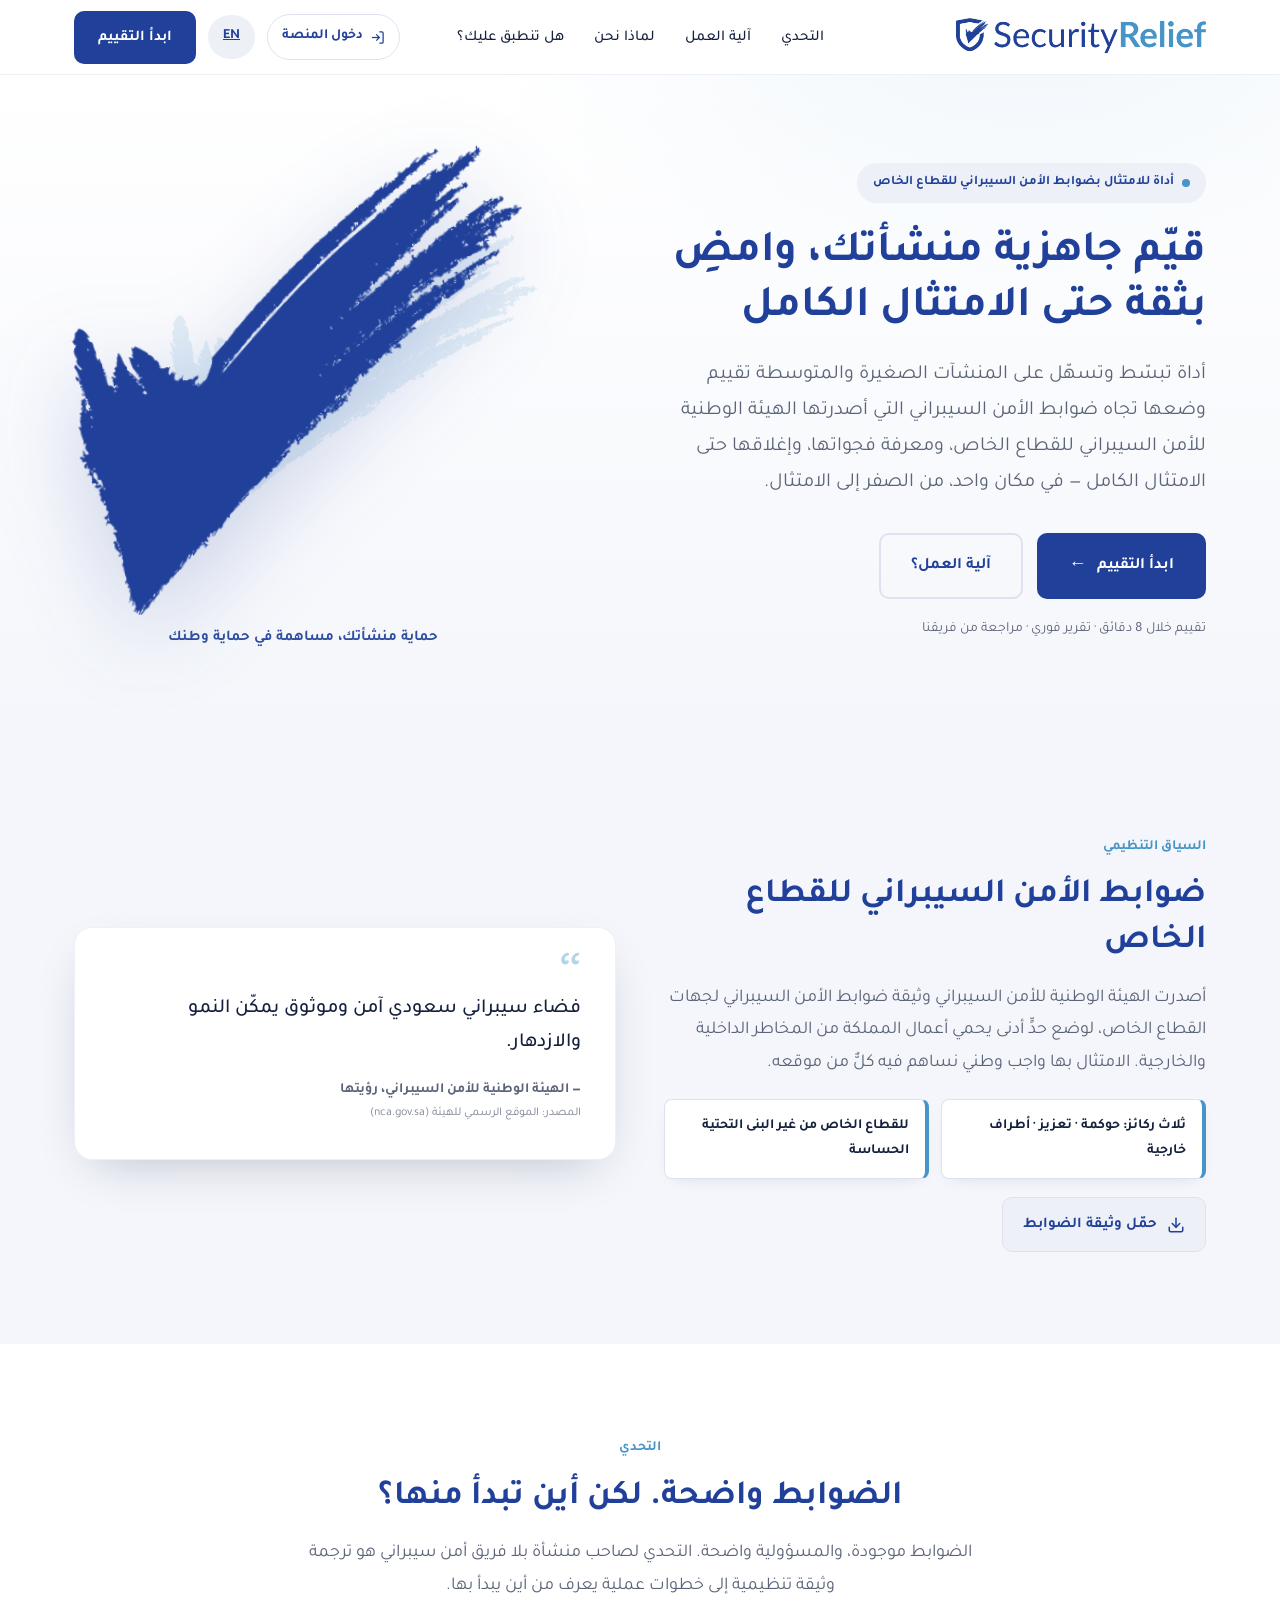
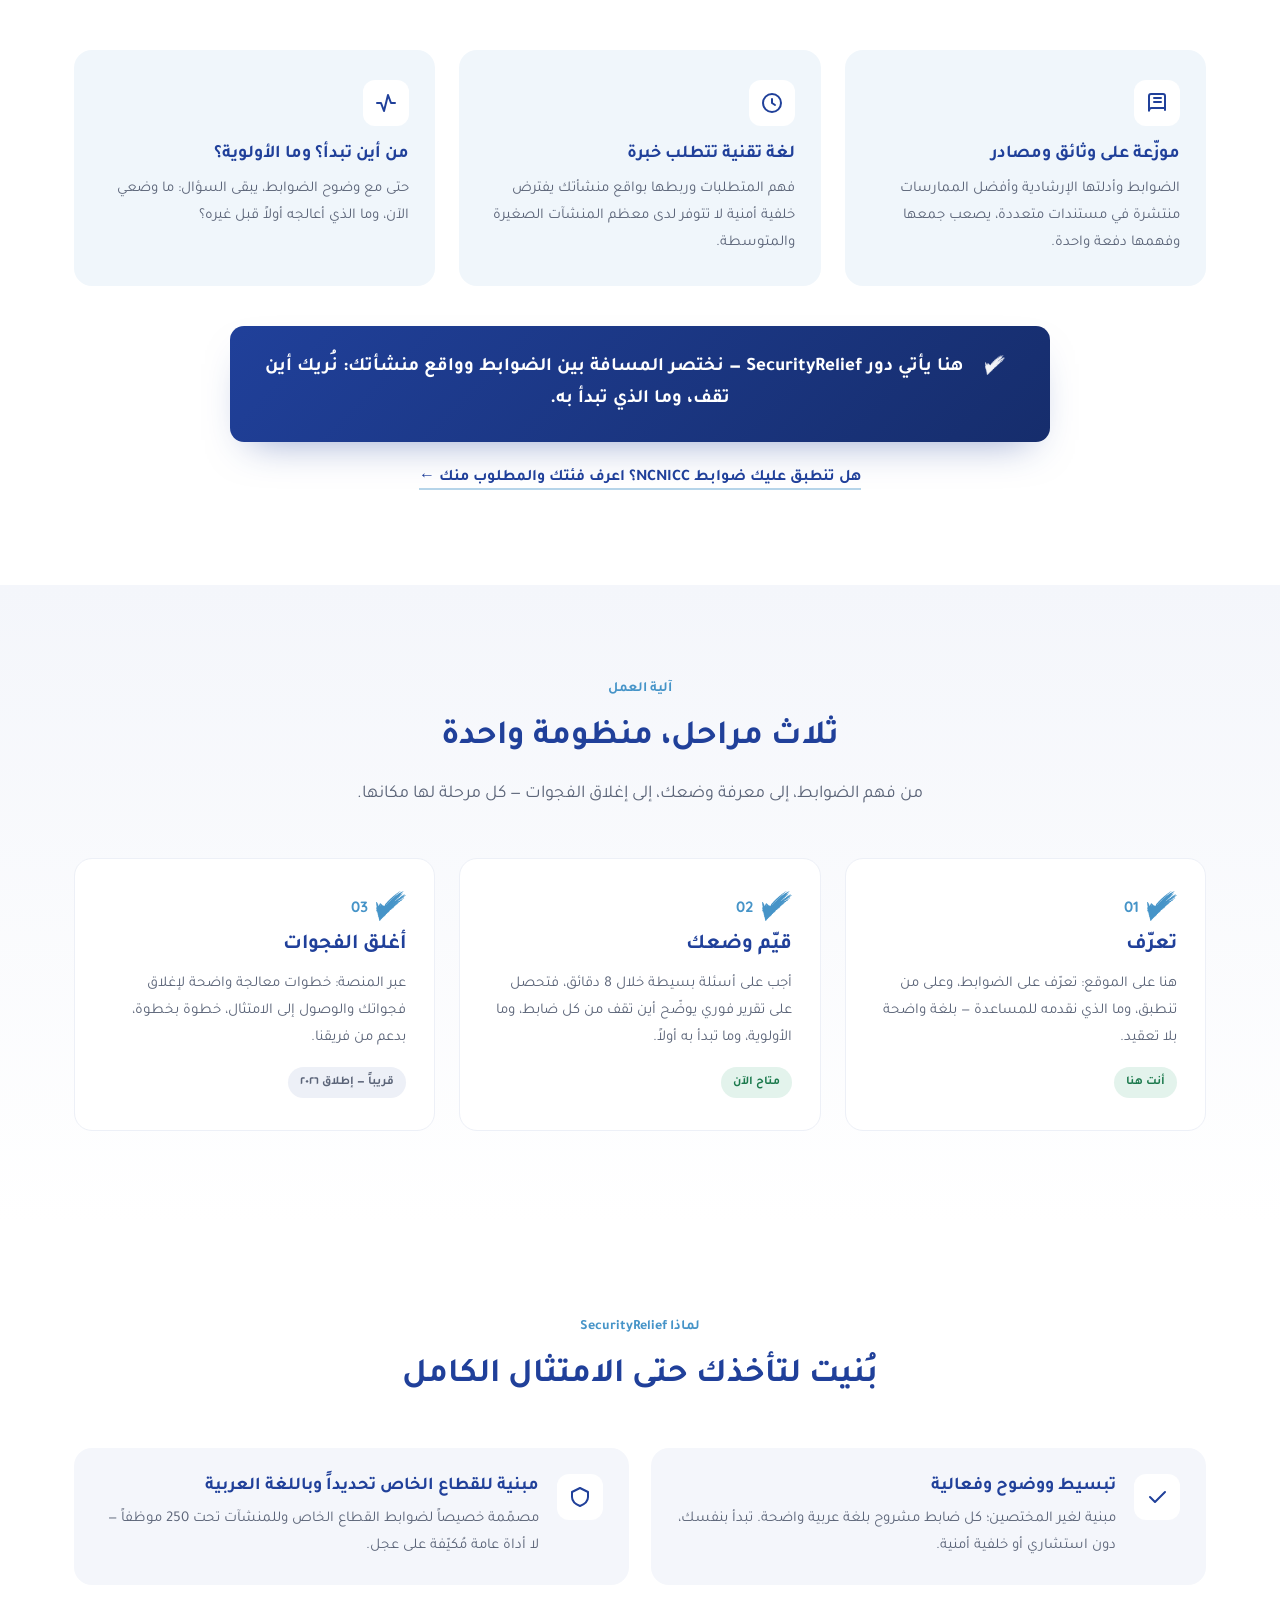
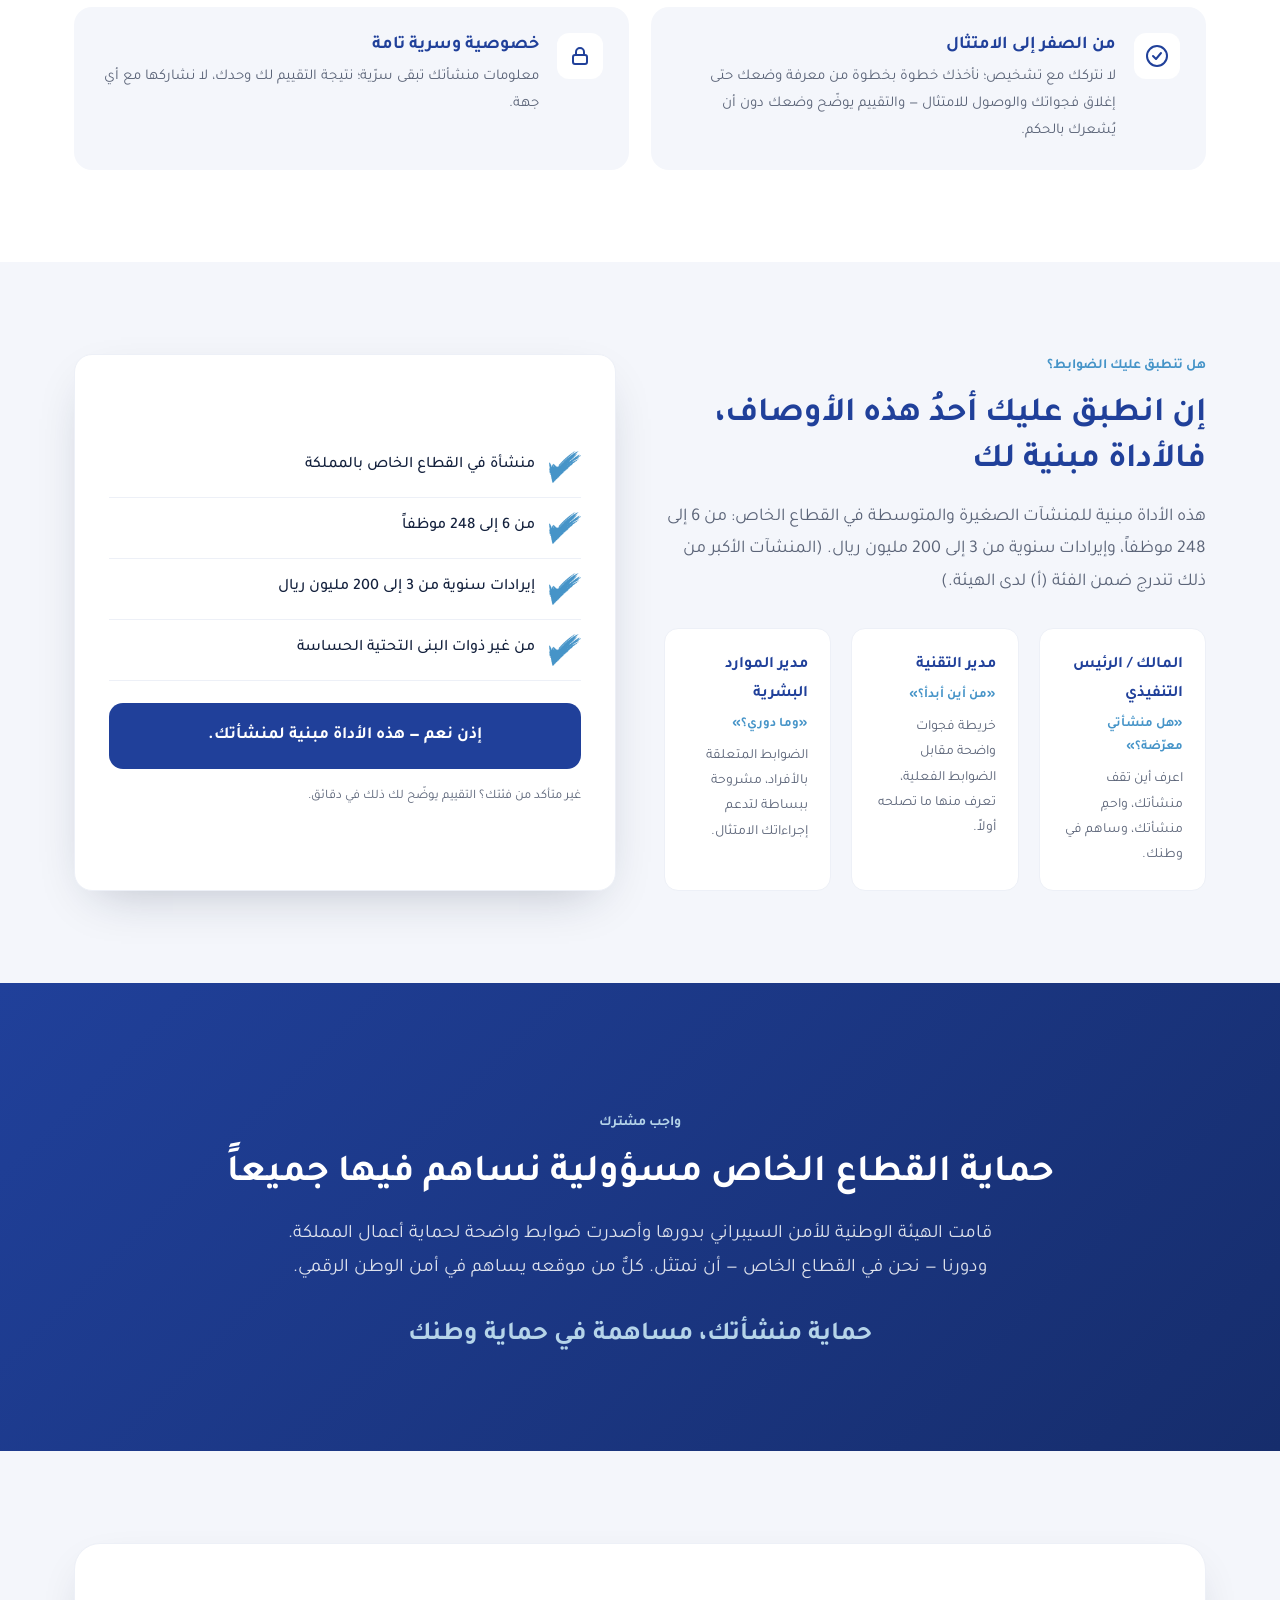
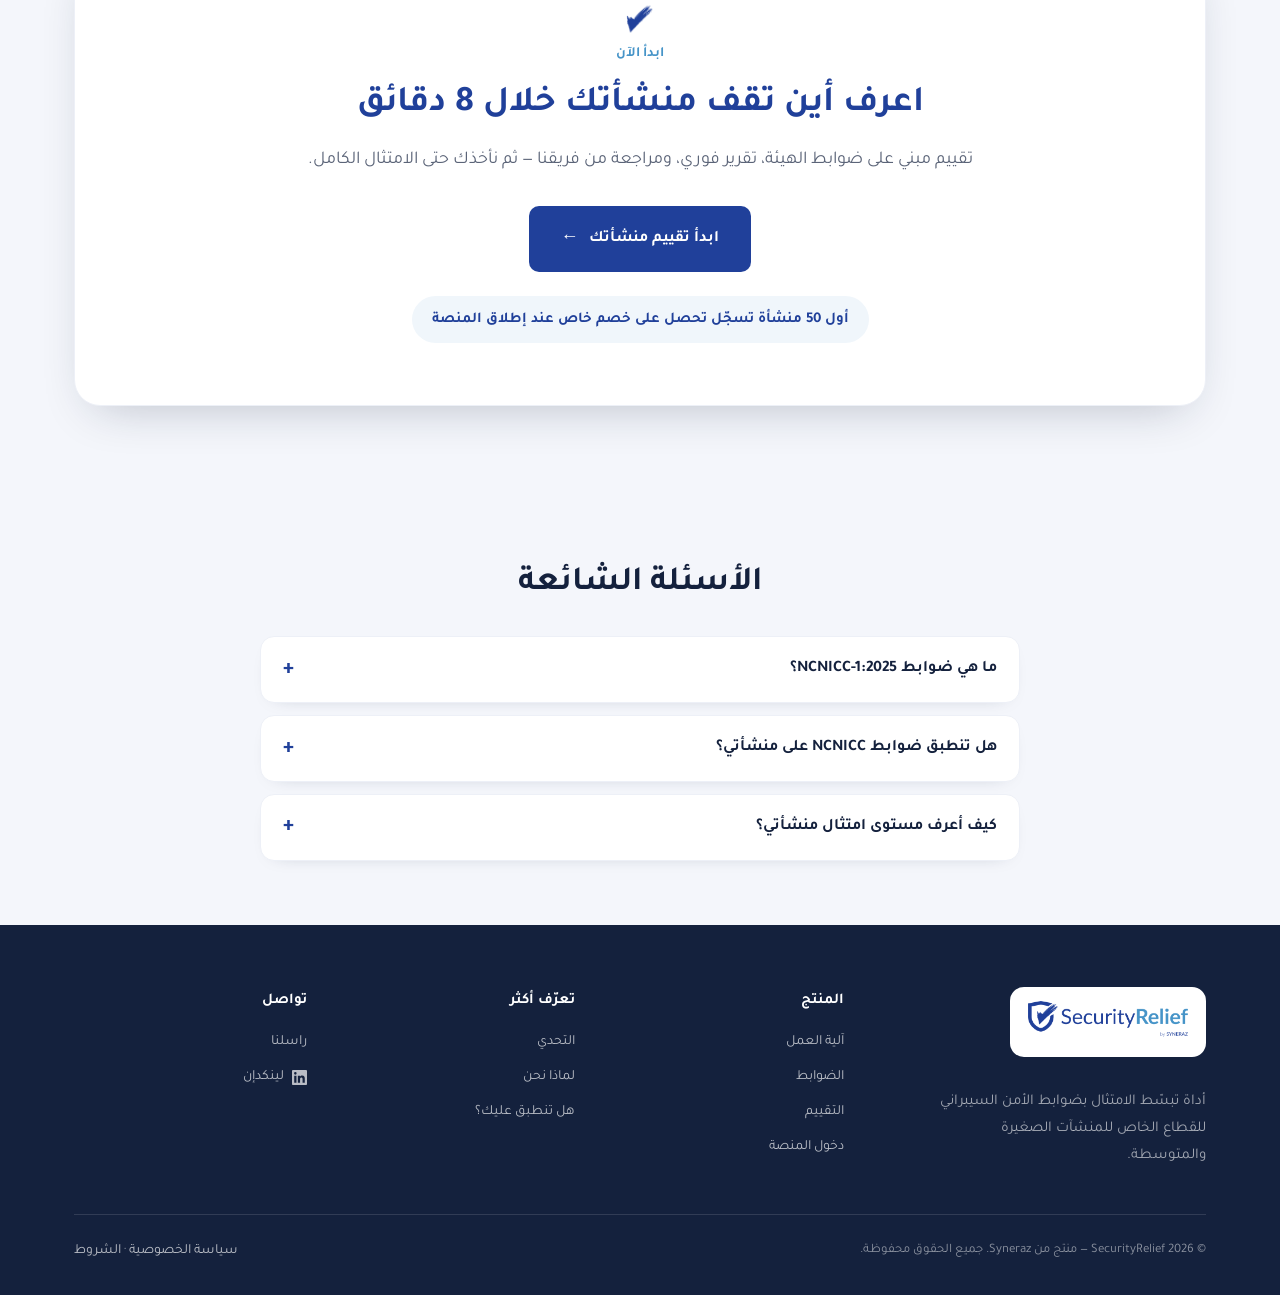
<file: index.html>
<!DOCTYPE html><html lang="ar" dir="rtl"><head>
<meta charset="UTF-8">
<meta name="viewport" content="width=device-width, initial-scale=1.0">

<link rel="icon" href="assets/img/asset-6b6f8f45.png">
<link rel="preconnect" href="https://fonts.googleapis.com">
<link rel="preconnect" href="https://fonts.gstatic.com" crossorigin="">
<link href="https://fonts.googleapis.com/css2?family=Tajawal:wght@400;500;700&amp;family=Inter:wght@400;500;600;700&amp;family=Quicksand:wght@500;600;700&amp;display=swap" rel="stylesheet">


  <title>SecurityRelief — حماية منشأتك، مساهمة في حماية وطنك</title>
  <meta name="description" content="أداة تبسّط امتثال المنشآت الصغيرة والمتوسطة لضوابط الأمن السيبراني للقطاع الخاص الصادرة عن الهيئة الوطنية للأمن السيبراني — من تقييم وضعك حتى الامتثال الكامل.">
  <link rel="canonical" href="https://securityrelief.com/">
  <link rel="alternate" hreflang="ar" href="https://securityrelief.com/">
  <link rel="alternate" hreflang="en" href="https://securityrelief.com/en/">
  <link rel="alternate" hreflang="x-default" href="https://securityrelief.com/">
  <meta property="og:type" content="website">
  <meta property="og:site_name" content="SecurityRelief">
  <meta property="og:title" content="SecurityRelief — حماية منشأتك، مساهمة في حماية وطنك">
  <meta property="og:description" content="أداة تبسّط امتثال المنشآت الصغيرة والمتوسطة لضوابط الأمن السيبراني للقطاع الخاص الصادرة عن الهيئة الوطنية للأمن السيبراني — من تقييم وضعك حتى الامتثال الكامل.">
  <meta property="og:url" content="https://securityrelief.com/">
  <meta property="og:locale" content="ar_SA">
  <meta property="og:locale:alternate" content="en_US">
  <meta property="og:image" content="https://securityrelief.com/assets/img/asset-17d05a88.png">
  <meta name="twitter:card" content="summary_large_image">
  <meta name="twitter:image" content="https://securityrelief.com/assets/img/asset-17d05a88.png">
  <link rel="stylesheet" href="assets/css/styles.css">
  <script type="application/ld+json">{"@context":"https://schema.org","@type":"Organization","name":"SecurityRelief","url":"https://securityrelief.com/","description":"أداة تبسّط امتثال المنشآت الصغيرة والمتوسطة لضوابط الأمن السيبراني للقطاع الخاص الصادرة عن الهيئة الوطنية للأمن السيبراني — من تقييم وضعك حتى الامتثال الكامل.","areaServed":{"@type":"Country","name":"Saudi Arabia"},"parentOrganization":{"@type":"Organization","name":"Syneraz","url":"https://syneraz.com/"},"logo":"https://securityrelief.com/assets/img/asset-17d05a88.png"}</script>
  <script type="application/ld+json">{"@context":"https://schema.org","@type":"FAQPage","mainEntity":[{"@type":"Question","name":"ما هي ضوابط NCNICC-1:2025؟","acceptedAnswer":{"@type":"Answer","text":"ضوابط الأمن السيبراني للمنشآت الوطنية غير الحرجة، صادرة عن الهيئة الوطنية للأمن السيبراني (NCA) لرفع الحد الأدنى من الأمن السيبراني في منشآت القطاع الخاص السعودي."}},{"@type":"Question","name":"هل تنطبق ضوابط NCNICC على منشأتي؟","acceptedAnswer":{"@type":"Answer","text":"تنطبق على منشآت القطاع الخاص، وتُقسَّم إلى الفئة (أ) للجهات الكبيرة (أكثر من 250 موظفاً أو إيرادات سنوية تتجاوز 200 مليون ريال) والفئة (ب) للجهات الصغيرة والمتوسطة (من 6 إلى 249 موظفاً أو إيرادات سنوية بين 3 و200 مليون ريال). SecurityRelief مخصّص للفئة (ب)."}},{"@type":"Question","name":"كيف أعرف مستوى امتثال منشأتي؟","acceptedAnswer":{"@type":"Answer","text":"عبر تقييم SecurityRelief المجاني خلال 8 دقائق، الذي يقيس امتثالك للضوابط ويصدر تقريراً فورياً."}}]}</script></head>
<body>

<header>
  <div class="wrap nav">
    <a class="brand" href="#"><img src="assets/img/asset-17d05a88.png" alt="SecurityRelief"></a>
    <nav class="nav-links">
      <a href="#problem">التحدي</a>
      <a href="#product">آلية العمل</a>
      <a href="#why">لماذا نحن</a>
      <a href="#foryou">هل تنطبق عليك؟</a>
    </nav>
    <div class="nav-right">
      <a class="login" href="#" data-portal=""><svg viewBox="0 0 24 24"><path d="M15 3h4a2 2 0 012 2v14a2 2 0 01-2 2h-4"></path><path d="M10 17l5-5-5-5"></path><path d="M15 12H3"></path></svg><span>دخول المنصة</span></a>
      <a class="lang" href="en/" hreflang="en" aria-label="English">EN</a>
      <a class="btn btn-primary" href="#assess">ابدأ التقييم</a>
      <button class="menu-btn">☰</button>
    </div>
  </div>
</header>

<section class="hero">
  <div class="wrap hero-grid">
    <div>
      <span class="badge"><span class="dot"></span><span>أداة للامتثال بضوابط الأمن السيبراني للقطاع الخاص</span></span>
      <h1>قيّم جاهزية منشأتك، وامضِ بثقة حتى الامتثال الكامل</h1>
      <p class="sub">أداة تبسّط وتسهّل على المنشآت الصغيرة والمتوسطة تقييم وضعها تجاه ضوابط الأمن السيبراني التي أصدرتها الهيئة الوطنية للأمن السيبراني للقطاع الخاص، ومعرفة فجواتها، وإغلاقها حتى الامتثال الكامل — في مكان واحد، من الصفر إلى الامتثال.</p>
      <div class="hero-cta">
        <a class="btn btn-primary" href="#assess"><span>ابدأ التقييم</span> <span class="arw">→</span></a>
        <a class="btn btn-ghost" href="#product">آلية العمل؟</a>
      </div>
      <p class="hero-note">تقييم خلال 8 دقائق · تقرير فوري · مراجعة من فريقنا</p>
    </div>
    <div class="hero-art">
      <img class="brush-hero" src="assets/img/asset-3f33898a.png" alt="" aria-hidden="true">
      <span class="tag">حماية منشأتك، مساهمة في حماية وطنك</span>
    </div>
  </div>
</section>

<section class="reg" id="reg">
  <div class="wrap reg-grid">
    <div>
      <div class="eyebrow">السياق التنظيمي</div>
      <h2>ضوابط الأمن السيبراني للقطاع الخاص</h2>
      <p class="lead">أصدرت الهيئة الوطنية للأمن السيبراني وثيقة ضوابط الأمن السيبراني لجهات القطاع الخاص، لوضع حدٍّ أدنى يحمي أعمال المملكة من المخاطر الداخلية والخارجية. الامتثال بها واجب وطني نساهم فيه كلٌّ من موقعه.</p>
      <div class="pill-row">
        <span class="pill">ثلاث ركائز: حوكمة · تعزيز · أطراف خارجية</span>
        <span class="pill">للقطاع الخاص من غير البنى التحتية الحساسة</span>
      </div>
      <a class="doc-dl" href="https://nca.gov.sa/ar/regulatory-documents/controls-list/ncnicc/" target="_blank" rel="noopener">
        <svg viewBox="0 0 24 24"><path d="M21 15v4a2 2 0 01-2 2H5a2 2 0 01-2-2v-4"></path><path d="M7 10l5 5 5-5"></path><path d="M12 15V3"></path></svg>
        <span>حمّل وثيقة الضوابط</span>
      </a>
    </div>
    <div class="quote">
      <span class="mark">“</span>
      <p>فضاء سيبراني سعودي آمن وموثوق يمكّن النمو والازدهار.</p>
      <div class="cite">— الهيئة الوطنية للأمن السيبراني، رؤيتها</div>
      <div class="src">المصدر: الموقع الرسمي للهيئة (nca.gov.sa)</div>
    </div>
  </div>
</section>

<section class="problem center" id="problem">
  <div class="wrap">
    <div class="eyebrow">التحدي</div>
    <h2>الضوابط واضحة. لكن أين تبدأ منها؟</h2>
    <p class="lead">الضوابط موجودة، والمسؤولية واضحة. التحدي لصاحب منشأة بلا فريق أمن سيبراني هو ترجمة وثيقة تنظيمية إلى خطوات عملية يعرف من أين يبدأ بها.</p>
    <div class="pcards">
      <div class="pcard">
        <div class="ic"><svg viewBox="0 0 24 24"><path d="M4 19.5V5a2 2 0 012-2h12a2 2 0 012 2v14"></path><path d="M4 19.5A2.5 2.5 0 016.5 17H20"></path><path d="M9 7h7M9 11h7"></path></svg></div>
        <h3>موزّعة على وثائق ومصادر</h3>
        <p>الضوابط وأدلتها الإرشادية وأفضل الممارسات منتشرة في مستندات متعددة، يصعب جمعها وفهمها دفعة واحدة.</p>
      </div>
      <div class="pcard">
        <div class="ic"><svg viewBox="0 0 24 24"><circle cx="12" cy="12" r="9"></circle><path d="M12 8v4l3 2"></path></svg></div>
        <h3>لغة تقنية تتطلب خبرة</h3>
        <p>فهم المتطلبات وربطها بواقع منشأتك يفترض خلفية أمنية لا تتوفر لدى معظم المنشآت الصغيرة والمتوسطة.</p>
      </div>
      <div class="pcard">
        <div class="ic"><svg viewBox="0 0 24 24"><path d="M3 12h4l3 8 4-16 3 8h4"></path></svg></div>
        <h3>من أين تبدأ؟ وما الأولوية؟</h3>
        <p>حتى مع وضوح الضوابط، يبقى السؤال: ما وضعي الآن، وما الذي أعالجه أولاً قبل غيره؟</p>
      </div>
    </div>
    <p class="resolve">هنا يأتي دور SecurityRelief — نختصر المسافة بين الضوابط وواقع منشأتك: نُريك أين تقف، وما الذي تبدأ به.</p>
    <p class="dalil-cta"><a href="dalil/ncnicc-applicability/">هل تنطبق عليك ضوابط NCNICC؟ اعرف فئتك والمطلوب منك ←</a></p>
  </div>
</section>

<section class="product" id="product">
  <div class="wrap center">
    <div class="eyebrow">آلية العمل</div>
    <h2>ثلاث مراحل، منظومة واحدة</h2>
    <p class="lead">من فهم الضوابط، إلى معرفة وضعك، إلى إغلاق الفجوات — كل مرحلة لها مكانها.</p>
    <div class="eco-grid">
      <div class="eco">
        <div class="num">01</div>
        <h3>تعرّف</h3>
        <p>هنا على الموقع: تعرّف على الضوابط، وعلى من تنطبق، وما الذي نقدمه للمساعدة — بلغة واضحة بلا تعقيد.</p>
        <span class="chip chip-live">أنت هنا</span>
      </div>
      <div class="eco">
        <div class="num">02</div>
        <h3>قيّم وضعك</h3>
        <p>أجب على أسئلة بسيطة خلال 8 دقائق، فتحصل على تقرير فوري يوضّح أين تقف من كل ضابط، وما الأولوية، وما تبدأ به أولاً.</p>
        <span class="chip chip-live">متاح الآن</span>
      </div>
      <div class="eco">
        <div class="num">03</div>
        <h3>أغلق الفجوات</h3>
        <p>عبر المنصة: خطوات معالجة واضحة لإغلاق فجواتك والوصول إلى الامتثال، خطوة بخطوة، بدعم من فريقنا.</p>
        <span class="chip chip-soon">قريباً — إطلاق ٢٠٢٦</span>
      </div>
    </div>
  </div>
</section>

<section id="why">
  <div class="wrap">
    <div class="center">
      <div class="eyebrow">لماذا SecurityRelief</div>
      <h2>بُنيت لتأخذك حتى الامتثال الكامل</h2>
    </div>
    <div class="pillar-grid">
      <div class="pillar">
        <div class="ic"><svg viewBox="0 0 24 24"><path d="M5 12l5 5L20 7"></path></svg></div>
        <div><h3>تبسيط ووضوح وفعالية</h3>
        <p>مبنية لغير المختصين؛ كل ضابط مشروح بلغة عربية واضحة. تبدأ بنفسك، دون استشاري أو خلفية أمنية.</p></div>
      </div>
      <div class="pillar">
        <div class="ic"><svg viewBox="0 0 24 24"><path d="M12 3l8 4v5c0 4-3 7-8 9-5-2-8-5-8-9V7z"></path></svg></div>
        <div><h3>مبنية للقطاع الخاص تحديداً وباللغة العربية</h3>
        <p>مصمّمة خصيصاً لضوابط القطاع الخاص وللمنشآت تحت 250 موظفاً — لا أداة عامة مُكيّفة على عجل.</p></div>
      </div>
      <div class="pillar">
        <div class="ic"><svg viewBox="0 0 24 24"><path d="M12 2a10 10 0 100 20 10 10 0 000-20z"></path><path d="M8 12l3 3 5-6"></path></svg></div>
        <div><h3>من الصفر إلى الامتثال</h3>
        <p>لا نتركك مع تشخيص؛ نأخذك خطوة بخطوة من معرفة وضعك حتى إغلاق فجواتك والوصول للامتثال — والتقييم يوضّح وضعك دون أن يُشعرك بالحكم.</p></div>
      </div>
      <div class="pillar">
        <div class="ic"><svg viewBox="0 0 24 24"><rect x="5" y="11" width="14" height="9" rx="2"></rect><path d="M8 11V8a4 4 0 0 1 8 0v3"></path></svg></div>
        <div><h3>خصوصية وسرية تامة</h3>
        <p>معلومات منشأتك تبقى سرّية؛ نتيجة التقييم لك وحدك، لا نشاركها مع أي جهة.</p></div>
      </div>
    </div>
  </div>
</section>

<section class="foryou" id="foryou">
  <div class="wrap foryou-grid">
    <div>
      <div class="eyebrow">هل تنطبق عليك الضوابط؟</div>
      <h2>إن انطبق عليك أحدُ هذه الأوصاف، فالأداة مبنية لك</h2>
      <p class="lead">هذه الأداة مبنية للمنشآت الصغيرة والمتوسطة في القطاع الخاص: من 6 إلى 248 موظفاً، وإيرادات سنوية من 3 إلى 200 مليون ريال. (المنشآت الأكبر من ذلك تندرج ضمن الفئة (أ) لدى الهيئة.)</p>
      <div class="role-grid">
        <div class="role"><h4>المالك / الرئيس التنفيذي</h4><div class="jtd">«هل منشأتي معرّضة؟»</div><p>اعرف أين تقف منشأتك، واحمِ منشأتك، وساهم في وطنك.</p></div>
        <div class="role"><h4>مدير التقنية</h4><div class="jtd">«من أين أبدأ؟»</div><p>خريطة فجوات واضحة مقابل الضوابط الفعلية، تعرف منها ما تصلحه أولاً.</p></div>
        <div class="role"><h4>مدير الموارد البشرية</h4><div class="jtd">«وما دوري؟»</div><p>الضوابط المتعلقة بالأفراد، مشروحة ببساطة لتدعم إجراءاتك الامتثال.</p></div>
      </div>
    </div>
    <div>
      <div class="check-card">
        <div class="check"><span class="tick" aria-hidden="true"></span><div><div class="ct">منشأة في القطاع الخاص بالمملكة</div></div></div>
        <div class="check"><span class="tick" aria-hidden="true"></span><div><div class="ct">من 6 إلى 248 موظفاً</div></div></div>
        <div class="check"><span class="tick" aria-hidden="true"></span><div><div class="ct">إيرادات سنوية من 3 إلى 200 مليون ريال</div></div></div>
        <div class="check"><span class="tick" aria-hidden="true"></span><div><div class="ct">من غير ذوات البنى التحتية الحساسة</div></div></div>
        <div class="verdict">إذن نعم — هذه الأداة مبنية لمنشأتك.</div>
        <div class="note-a">غير متأكد من فئتك؟ التقييم يوضّح لك ذلك في دقائق.</div>
      </div>
    </div>
  </div>
</section>

<section class="duty">
  <div class="wrap">
    <span class="brush-rule w" aria-hidden="true"></span>
    <div class="eyebrow" style="color:var(--sky-tint)">واجب مشترك</div>
    <h2>حماية القطاع الخاص مسؤولية نساهم فيها جميعاً</h2>
    <p>قامت الهيئة الوطنية للأمن السيبراني بدورها وأصدرت ضوابط واضحة لحماية أعمال المملكة. ودورنا — نحن في القطاع الخاص — أن نمتثل. كلٌّ من موقعه يساهم في أمن الوطن الرقمي.</p>
    <div class="promise">حماية منشأتك، مساهمة في حماية وطنك</div>
  </div>
</section>

<section class="final" id="assess">
  <div class="wrap">
    <div class="final-card">
      <span class="brush-rule" aria-hidden="true"></span>
      <div class="eyebrow">ابدأ الآن</div>
      <h2>اعرف أين تقف منشأتك خلال 8 دقائق</h2>
      <p class="lead">تقييم مبني على ضوابط الهيئة، تقرير فوري، ومراجعة من فريقنا — ثم نأخذك حتى الامتثال الكامل.</p>
      <a class="btn btn-primary" href="https://assessment.securityrelief.com/?lang=ar" target="_blank"><span>ابدأ تقييم منشأتك</span> <span class="arw">→</span></a>
      <div><span class="discount">أول 50 منشأة تسجّل تحصل على خصم خاص عند إطلاق المنصة</span></div>
    </div>
  </div>
</section>

<section class="faq" id="faq" aria-labelledby="faq-heading">
  <div class="wrap">
    <h2 id="faq-heading">الأسئلة الشائعة</h2>
    <div class="faq-list">
      <details>
        <summary>ما هي ضوابط NCNICC-1:2025؟</summary>
        <p>ضوابط الأمن السيبراني للمنشآت الوطنية غير الحرجة، صادرة عن الهيئة الوطنية للأمن السيبراني (NCA) لرفع الحد الأدنى من الأمن السيبراني في منشآت القطاع الخاص السعودي.</p>
      </details>
      <details>
        <summary>هل تنطبق ضوابط NCNICC على منشأتي؟</summary>
        <p>تنطبق على منشآت القطاع الخاص، وتُقسَّم إلى الفئة (أ) للجهات الكبيرة (أكثر من 250 موظفاً أو إيرادات سنوية تتجاوز 200 مليون ريال) والفئة (ب) للجهات الصغيرة والمتوسطة (من 6 إلى 249 موظفاً أو إيرادات سنوية بين 3 و200 مليون ريال). SecurityRelief مخصّص للفئة (ب).</p>
      </details>
      <details>
        <summary>كيف أعرف مستوى امتثال منشأتي؟</summary>
        <p>عبر تقييم SecurityRelief المجاني خلال 8 دقائق، الذي يقيس امتثالك للضوابط ويصدر تقريراً فورياً.</p>
      </details>
    </div>
  </div>
</section>

<footer>
  <div class="wrap">
    <div class="foot-grid">
      <div>
        <span class="foot-logo"><img src="assets/img/asset-ec9160c1.png" alt="SecurityRelief by Syneraz"></span>
        <p class="foot-promise">أداة تبسّط الامتثال بضوابط الأمن السيبراني للقطاع الخاص للمنشآت الصغيرة والمتوسطة.</p>
      </div>
      <div>
        <h4>المنتج</h4>
        <a href="#product">آلية العمل</a>
        <a href="#reg">الضوابط</a>
        <a href="https://assessment.securityrelief.com/?lang=ar">التقييم</a>
        <a href="#" data-portal="">دخول المنصة</a>
      </div>
      <div>
        <h4>تعرّف أكثر</h4>
        <a href="#problem">التحدي</a>
        <a href="#why">لماذا نحن</a>
        <a href="#foryou">هل تنطبق عليك؟</a>
      </div>
      <div>
        <h4>تواصل</h4>
        <a href="mailto:info@Syneraz.com">راسلنا</a>
        <a class="li-link" href="https://www.linkedin.com/company/securityrelief/" target="_blank" rel="noopener"><svg class="li-ic" viewBox="0 0 24 24" fill="currentColor" aria-hidden="true"><path d="M20.45 20.45h-3.56v-5.57c0-1.33-.02-3.04-1.85-3.04-1.85 0-2.13 1.45-2.13 2.94v5.67H9.35V9h3.41v1.56h.05c.48-.9 1.64-1.85 3.37-1.85 3.6 0 4.27 2.37 4.27 5.45v6.29zM5.34 7.43a2.06 2.06 0 110-4.12 2.06 2.06 0 010 4.12zM7.12 20.45H3.56V9h3.56v11.45zM22.22 0H1.77C.79 0 0 .77 0 1.72v20.56C0 23.23.79 24 1.77 24h20.45c.98 0 1.78-.77 1.78-1.72V1.72C24 .77 23.2 0 22.22 0z"></path></svg><span>لينكدإن</span></a>
      </div>
    </div>
    <div class="foot-bottom">
      <span>© 2026 SecurityRelief — منتج من Syneraz. جميع الحقوق محفوظة.</span>
      <span><a href="/privacy/" style="display:inline">سياسة الخصوصية</a> · <a href="#" data-legal="" style="display:inline">الشروط</a></span>
    </div>
  </div>
</footer>



<!-- =========================================================
     PORTAL "COMING SOON" MODAL — triggered by [data-portal] links
     ========================================================= -->
<div class="modal-overlay" id="portalModal" role="dialog" aria-modal="true" aria-labelledby="portalTitle">
  <div class="modal">
    <button class="mclose" data-close="" aria-label="إغلاق">×</button>
    <div class="micon" aria-hidden="true"><svg viewBox="0 0 24 24"><circle cx="12" cy="12" r="9"></circle><path d="M12 7v5l3 2"></path></svg></div>
    <h3 id="portalTitle">المنصة قريباً</h3>
    <p>منصة المعالجة الكاملة ستكون متاحة قريباً. ابدأ بتقييم منشأتك الآن، وكن ضمن أول 50 منشأة لتحصل على عرض الانطلاق المبكر.</p>
    <a class="btn btn-primary" href="https://assessment.securityrelief.com/?lang=ar" target="_blank" rel="noopener">ابدأ التقييم وسجّل الآن</a>
    <button class="mlink" data-close="">إغلاق</button>
  </div>
</div>



<!-- =========================================================
     LEGAL MODAL (privacy + terms) — DRAFT, pending review
     ========================================================= -->
<div class="modal-overlay" id="legalModal" role="dialog" aria-modal="true" aria-labelledby="legalTitle">
  <div class="modal modal-legal">
    <button class="mclose" data-close="" aria-label="إغلاق">×</button>
    <h3 id="legalTitle">سياسة الخصوصية والشروط</h3>
    <div class="legal-date">آخر تحديث: مسودة — قيد الإعداد</div>

    <div class="legal-sec">
      <h4>سياسة الخصوصية</h4>
      <ul>
        <li>المعلومات التي نجمعها: الاسم، والبريد الإلكتروني، واسم المنشأة، وإجاباتك في التقييم، إضافةً إلى بيانات استخدام تقنية أساسية.</li>
        <li>كيف نستخدمها: لتقديم التقييم وتقريره، والتواصل معك بخصوص خدمتنا، وتحسين الأداة.</li>
        <li>أساس المعالجة: نعالج بياناتك بموافقتك ولتقديم الخدمة التي طلبتها.</li>
        <li>المشاركة: لا نبيع بياناتك، ولا نشاركها مع أطراف خارجية إلا بالقدر اللازم لتشغيل الخدمة أو بموجب التزام نظامي.</li>
        <li>الأمن والاحتفاظ: نحمي بياناتك بإجراءات تقنية وتنظيمية مناسبة، ونحتفظ بها للمدة اللازمة للغرض الذي جُمعت من أجله فقط.</li>
        <li>حقوقك: لك الوصول إلى بياناتك وتصحيحها وحذفها وفق نظام حماية البيانات الشخصية (PDPL) في المملكة.</li>
        <li>ملفات الارتباط: قد نستخدم ملفات ارتباط أساسية وأدوات تحليل لتحسين تجربة الموقع.</li>
        <li>التواصل: لأي طلب يخص بياناتك، راسلنا على info@Syneraz.com.</li>
      </ul>
    </div>

    <div class="legal-sec">
      <h4>الشروط والأحكام</h4>
      <ul>
        <li>قبول الشروط: باستخدامك الموقع والأداة فإنك توافق على هذه الشروط.</li>
        <li>طبيعة الخدمة: SecurityRelief أداة تقييم ذاتي تساعدك على معرفة وضعك ومعالجته — وليست استشارة قانونية ولا شهادة امتثال رسمية، وتبقى مسؤولية الامتثال على المنشأة.</li>
        <li>الاستخدام المقبول: استخدم الأداة لمنشأتك بمعلومات صحيحة، ولا تُسئ استخدامها أو تحاول الإضرار بالخدمة.</li>
        <li>الملكية الفكرية: الأداة ومحتوى الموقع والعلامة التجارية مملوكة لشركة Syneraz.</li>
        <li>إخلاء المسؤولية: نقدّم الخدمة «كما هي» دون ضمانات، ولا نتحمل مسؤولية أي خسائر ناتجة عن الاعتماد الكلي على نتائج التقييم وحدها.</li>
        <li>العروض والأسعار: العروض (مثل عرض الانطلاق المبكر) والأسعار قابلة للتغيير قبل الإطلاق.</li>
        <li>النظام المُطبّق: تخضع هذه الشروط لأنظمة المملكة العربية السعودية.</li>
        <li>التعديلات: قد نُحدّث هذه الشروط، وسننشر أي تغييرات على هذه الصفحة.</li>
      </ul>
    </div>

    <div class="legal-note">هذه مسودة أولية للنقاط الشائعة، وليست نصاً قانونياً نهائياً — تخضع للمراجعة قبل الإطلاق.</div>
    <button class="mlink" data-close="">إغلاق</button>
  </div>
</div>





<script src="assets/js/site.js" defer=""></script>
</body></html>
</file>
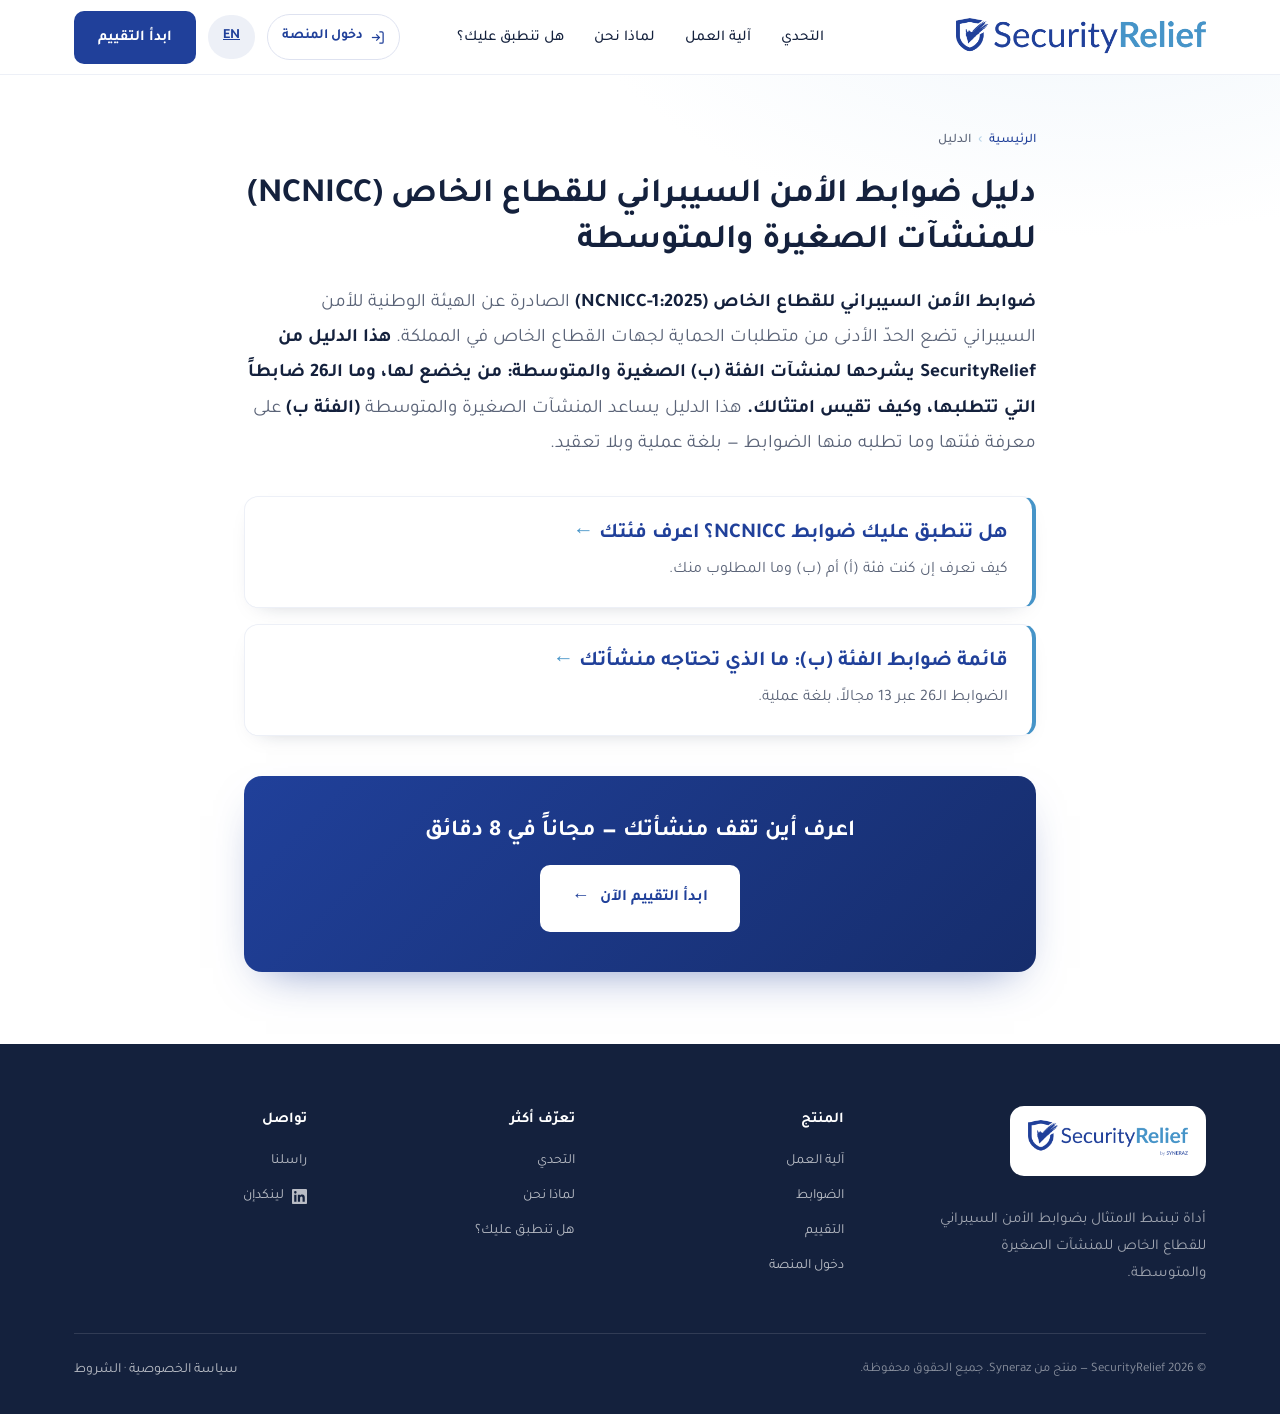
<file: dalil/index.html>
<!DOCTYPE html><html lang="ar" dir="rtl"><head>
<meta charset="UTF-8">
<meta name="viewport" content="width=device-width, initial-scale=1.0">

<link rel="icon" href="../assets/img/asset-6b6f8f45.png">
<link rel="preconnect" href="https://fonts.googleapis.com">
<link rel="preconnect" href="https://fonts.gstatic.com" crossorigin="">
<link href="https://fonts.googleapis.com/css2?family=Tajawal:wght@400;500;700&amp;family=Inter:wght@400;500;600;700&amp;family=Quicksand:wght@500;600;700&amp;display=swap" rel="stylesheet">

<title>ضوابط الأمن السيبراني للقطاع الخاص (NCNICC-1:2025): دليل الفئة (ب) | SecurityRelief</title>
<meta name="description" content="مرجع مبسّط لضوابط الأمن السيبراني NCNICC-1:2025: اعرف فئتك (أ أم ب)، وراجع ما تطلبه منشأتك من ضوابط، وقيّم امتثالك مجاناً في 8 دقائق.">
<link rel="canonical" href="https://securityrelief.com/dalil/">
<link rel="alternate" hreflang="ar" href="https://securityrelief.com/dalil/">
<link rel="alternate" hreflang="en" href="https://securityrelief.com/en/dalil/">
<link rel="alternate" hreflang="x-default" href="https://securityrelief.com/dalil/">
<meta property="og:type" content="website">
<meta property="og:site_name" content="SecurityRelief">
<meta property="og:title" content="ضوابط الأمن السيبراني للقطاع الخاص (NCNICC-1:2025): دليل الفئة (ب) | SecurityRelief">
<meta property="og:description" content="مرجع مبسّط لضوابط الأمن السيبراني NCNICC-1:2025: اعرف فئتك (أ أم ب)، وراجع ما تطلبه منشأتك من ضوابط، وقيّم امتثالك مجاناً في 8 دقائق.">
<meta property="og:url" content="https://securityrelief.com/dalil/">
<meta property="og:locale" content="ar_SA">
<meta property="og:image" content="https://securityrelief.com/assets/img/asset-17d05a88.png">
<meta name="twitter:card" content="summary_large_image">
<meta name="twitter:image" content="https://securityrelief.com/assets/img/asset-17d05a88.png">
<link rel="stylesheet" href="../assets/css/styles.css">

<script type="application/ld+json">
{
  "@context":"https://schema.org",
  "@type":"BreadcrumbList",
  "itemListElement":[
    {"@type":"ListItem","position":1,"name":"الرئيسية","item":"https://securityrelief.com/"},
    {"@type":"ListItem","position":2,"name":"الدليل","item":"https://securityrelief.com/dalil/"}
  ]
}
</script>

<style>
/* --- hub index (scoped) — reuses global tokens from styles.css --- */
.article{padding:54px 0 72px; background:radial-gradient(900px 480px at 85% -12%, var(--sky-wash) 0%, transparent 58%), #fff}
.article .wrap{max-width:840px}
.breadcrumb{font-size:13px; color:var(--slate); margin-bottom:22px; font-weight:500}
.breadcrumb a{color:var(--royal); text-decoration:none}
.breadcrumb a:hover{text-decoration:underline}
.breadcrumb span{margin:0 7px; color:var(--sky-tint)}
.article h1{font-size:34px; color:var(--ink); margin-bottom:20px; line-height:1.35}
.intro{font-size:19px; color:var(--slate); line-height:1.85; margin-bottom:8px}
.intro strong{color:var(--ink)}
.guides{margin:34px 0 8px; display:flex; flex-direction:column; gap:16px}
.guide-card{display:block; background:#fff; border:1px solid var(--wash); border-inline-start:4px solid var(--sky); border-radius:14px; padding:22px 24px; text-decoration:none; box-shadow:0 8px 22px -16px rgba(20,33,61,.35); transition:box-shadow .15s, transform .15s}
.guide-card:hover{box-shadow:0 14px 30px -16px rgba(20,33,61,.45); transform:translateY(-2px)}
.guide-card h2{font-size:21px; color:var(--royal); margin:0 0 8px; line-height:1.4}
.guide-card p{font-size:16px; color:var(--slate); line-height:1.8; margin:0}
.guide-card .arw{color:var(--sky); font-weight:700}
.cta-band{background:linear-gradient(135deg,var(--royal) 0%,var(--royal-dark) 100%); border-radius:18px; padding:40px 36px; text-align:center; margin:40px 0 0; box-shadow:0 18px 44px -22px rgba(32,64,154,.6)}
.cta-band h3{color:#fff; font-size:23px; margin-bottom:18px}
.cta-band .btn-primary{background:#fff; color:var(--royal)}
.cta-band .btn-primary:hover{background:var(--sky-wash)}
@media(max-width:680px){
  .article h1{font-size:27px}
  .guide-card h2{font-size:19px}
}
</style>
</head>
<body>

<header>
  <div class="wrap nav">
    <a class="brand" href="../"><img src="../assets/img/asset-17d05a88.png" alt="SecurityRelief"></a>
    <nav class="nav-links">
      <a href="../#problem">التحدي</a>
      <a href="../#product">آلية العمل</a>
      <a href="../#why">لماذا نحن</a>
      <a href="../#foryou">هل تنطبق عليك؟</a>
    </nav>
    <div class="nav-right">
      <a class="login" href="#" data-portal=""><svg viewBox="0 0 24 24"><path d="M15 3h4a2 2 0 012 2v14a2 2 0 01-2 2h-4"></path><path d="M10 17l5-5-5-5"></path><path d="M15 12H3"></path></svg><span>دخول المنصة</span></a>
      <a class="lang" href="../en/" hreflang="en" aria-label="English">EN</a>
      <a class="btn btn-primary" href="https://assessment.securityrelief.com/?lang=ar" target="_blank" rel="noopener">ابدأ التقييم</a>
      <button class="menu-btn">☰</button>
    </div>
  </div>
</header>

<main class="article">
  <div class="wrap">
    <nav class="breadcrumb" aria-label="مسار التنقل">
      <a href="../">الرئيسية</a><span>›</span>الدليل
    </nav>

    <h1>دليل ضوابط الأمن السيبراني للقطاع الخاص (NCNICC) للمنشآت الصغيرة والمتوسطة</h1>

    <p class="intro"><strong>ضوابط الأمن السيبراني للقطاع الخاص (NCNICC-1:2025)</strong> الصادرة عن الهيئة الوطنية للأمن السيبراني تضع الحدّ الأدنى من متطلبات الحماية لجهات القطاع الخاص في المملكة. <strong>هذا الدليل من SecurityRelief يشرحها لمنشآت الفئة (ب) الصغيرة والمتوسطة: من يخضع لها، وما الـ26 ضابطاً التي تتطلبها، وكيف تقيس امتثالك.</strong> هذا الدليل يساعد المنشآت الصغيرة والمتوسطة <strong>(الفئة ب)</strong> على معرفة فئتها وما تطلبه منها الضوابط — بلغة عملية وبلا تعقيد.</p>

    <div class="guides">
      <a class="guide-card" href="ncnicc-applicability/">
        <h2>هل تنطبق عليك ضوابط NCNICC؟ اعرف فئتك <span class="arw">←</span></h2>
        <p>كيف تعرف إن كنت فئة (أ) أم (ب) وما المطلوب منك.</p>
      </a>
      <a class="guide-card" href="category-b-controls/">
        <h2>قائمة ضوابط الفئة (ب): ما الذي تحتاجه منشأتك <span class="arw">←</span></h2>
        <p>الضوابط الـ26 عبر 13 مجالاً، بلغة عملية.</p>
      </a>
    </div>

    <div class="cta-band">
      <h3>اعرف أين تقف منشأتك — مجاناً في 8 دقائق</h3>
      <a class="btn btn-primary" href="https://assessment.securityrelief.com/?lang=ar" target="_blank" rel="noopener"><span>ابدأ التقييم الآن</span> <span class="arw">→</span></a>
    </div>
  </div>
</main>

<footer>
  <div class="wrap">
    <div class="foot-grid">
      <div>
        <span class="foot-logo"><img src="../assets/img/asset-ec9160c1.png" alt="SecurityRelief by Syneraz"></span>
        <p class="foot-promise">أداة تبسّط الامتثال بضوابط الأمن السيبراني للقطاع الخاص للمنشآت الصغيرة والمتوسطة.</p>
      </div>
      <div>
        <h4>المنتج</h4>
        <a href="../#product">آلية العمل</a>
        <a href="../#reg">الضوابط</a>
        <a href="https://assessment.securityrelief.com/?lang=ar">التقييم</a>
        <a href="#" data-portal="">دخول المنصة</a>
      </div>
      <div>
        <h4>تعرّف أكثر</h4>
        <a href="../#problem">التحدي</a>
        <a href="../#why">لماذا نحن</a>
        <a href="../#foryou">هل تنطبق عليك؟</a>
      </div>
      <div>
        <h4>تواصل</h4>
        <a href="mailto:info@Syneraz.com">راسلنا</a>
        <a class="li-link" href="https://www.linkedin.com/company/securityrelief/" target="_blank" rel="noopener"><svg class="li-ic" viewBox="0 0 24 24" fill="currentColor" aria-hidden="true"><path d="M20.45 20.45h-3.56v-5.57c0-1.33-.02-3.04-1.85-3.04-1.85 0-2.13 1.45-2.13 2.94v5.67H9.35V9h3.41v1.56h.05c.48-.9 1.64-1.85 3.37-1.85 3.6 0 4.27 2.37 4.27 5.45v6.29zM5.34 7.43a2.06 2.06 0 110-4.12 2.06 2.06 0 010 4.12zM7.12 20.45H3.56V9h3.56v11.45zM22.22 0H1.77C.79 0 0 .77 0 1.72v20.56C0 23.23.79 24 1.77 24h20.45c.98 0 1.78-.77 1.78-1.72V1.72C24 .77 23.2 0 22.22 0z"></path></svg><span>لينكدإن</span></a>
      </div>
    </div>
    <div class="foot-bottom">
      <span>© 2026 SecurityRelief — منتج من Syneraz. جميع الحقوق محفوظة.</span>
      <span><a href="/privacy/" style="display:inline">سياسة الخصوصية</a> · <a href="#" data-legal="" style="display:inline">الشروط</a></span>
    </div>
  </div>
</footer>

<!-- PORTAL "COMING SOON" MODAL — triggered by [data-portal] links -->
<div class="modal-overlay" id="portalModal" role="dialog" aria-modal="true" aria-labelledby="portalTitle">
  <div class="modal">
    <button class="mclose" data-close="" aria-label="إغلاق">×</button>
    <div class="micon" aria-hidden="true"><svg viewBox="0 0 24 24"><circle cx="12" cy="12" r="9"></circle><path d="M12 7v5l3 2"></path></svg></div>
    <h3 id="portalTitle">المنصة قريباً</h3>
    <p>منصة المعالجة الكاملة ستكون متاحة قريباً. ابدأ بتقييم منشأتك الآن، وكن ضمن أول 50 منشأة لتحصل على عرض الانطلاق المبكر.</p>
    <a class="btn btn-primary" href="https://assessment.securityrelief.com/?lang=ar" target="_blank" rel="noopener">ابدأ التقييم وسجّل الآن</a>
    <button class="mlink" data-close="">إغلاق</button>
  </div>
</div>

<!-- LEGAL MODAL (privacy + terms) — DRAFT, pending review -->
<div class="modal-overlay" id="legalModal" role="dialog" aria-modal="true" aria-labelledby="legalTitle">
  <div class="modal modal-legal">
    <button class="mclose" data-close="" aria-label="إغلاق">×</button>
    <h3 id="legalTitle">سياسة الخصوصية والشروط</h3>
    <div class="legal-date">آخر تحديث: مسودة — قيد الإعداد</div>

    <div class="legal-sec">
      <h4>سياسة الخصوصية</h4>
      <ul>
        <li>المعلومات التي نجمعها: الاسم، والبريد الإلكتروني، واسم المنشأة، وإجاباتك في التقييم، إضافةً إلى بيانات استخدام تقنية أساسية.</li>
        <li>كيف نستخدمها: لتقديم التقييم وتقريره، والتواصل معك بخصوص خدمتنا، وتحسين الأداة.</li>
        <li>أساس المعالجة: نعالج بياناتك بموافقتك ولتقديم الخدمة التي طلبتها.</li>
        <li>المشاركة: لا نبيع بياناتك، ولا نشاركها مع أطراف خارجية إلا بالقدر اللازم لتشغيل الخدمة أو بموجب التزام نظامي.</li>
        <li>الأمن والاحتفاظ: نحمي بياناتك بإجراءات تقنية وتنظيمية مناسبة، ونحتفظ بها للمدة اللازمة للغرض الذي جُمعت من أجله فقط.</li>
        <li>حقوقك: لك الوصول إلى بياناتك وتصحيحها وحذفها وفق نظام حماية البيانات الشخصية (PDPL) في المملكة.</li>
        <li>ملفات الارتباط: قد نستخدم ملفات ارتباط أساسية وأدوات تحليل لتحسين تجربة الموقع.</li>
        <li>التواصل: لأي طلب يخص بياناتك، راسلنا على info@Syneraz.com.</li>
      </ul>
    </div>

    <div class="legal-sec">
      <h4>الشروط والأحكام</h4>
      <ul>
        <li>قبول الشروط: باستخدامك الموقع والأداة فإنك توافق على هذه الشروط.</li>
        <li>طبيعة الخدمة: SecurityRelief أداة تقييم ذاتي تساعدك على معرفة وضعك ومعالجته — وليست استشارة قانونية ولا شهادة امتثال رسمية، وتبقى مسؤولية الامتثال على المنشأة.</li>
        <li>الاستخدام المقبول: استخدم الأداة لمنشأتك بمعلومات صحيحة، ولا تُسئ استخدامها أو تحاول الإضرار بالخدمة.</li>
        <li>الملكية الفكرية: الأداة ومحتوى الموقع والعلامة التجارية مملوكة لشركة Syneraz.</li>
        <li>إخلاء المسؤولية: نقدّم الخدمة «كما هي» دون ضمانات، ولا نتحمل مسؤولية أي خسائر ناتجة عن الاعتماد الكلي على نتائج التقييم وحدها.</li>
        <li>العروض والأسعار: العروض (مثل عرض الانطلاق المبكر) والأسعار قابلة للتغيير قبل الإطلاق.</li>
        <li>النظام المُطبّق: تخضع هذه الشروط لأنظمة المملكة العربية السعودية.</li>
        <li>التعديلات: قد نُحدّث هذه الشروط، وسننشر أي تغييرات على هذه الصفحة.</li>
      </ul>
    </div>

    <div class="legal-note">هذه مسودة أولية للنقاط الشائعة، وليست نصاً قانونياً نهائياً — تخضع للمراجعة قبل الإطلاق.</div>
    <button class="mlink" data-close="">إغلاق</button>
  </div>
</div>

<script src="../assets/js/site.js" defer=""></script>
</body></html>
</file>
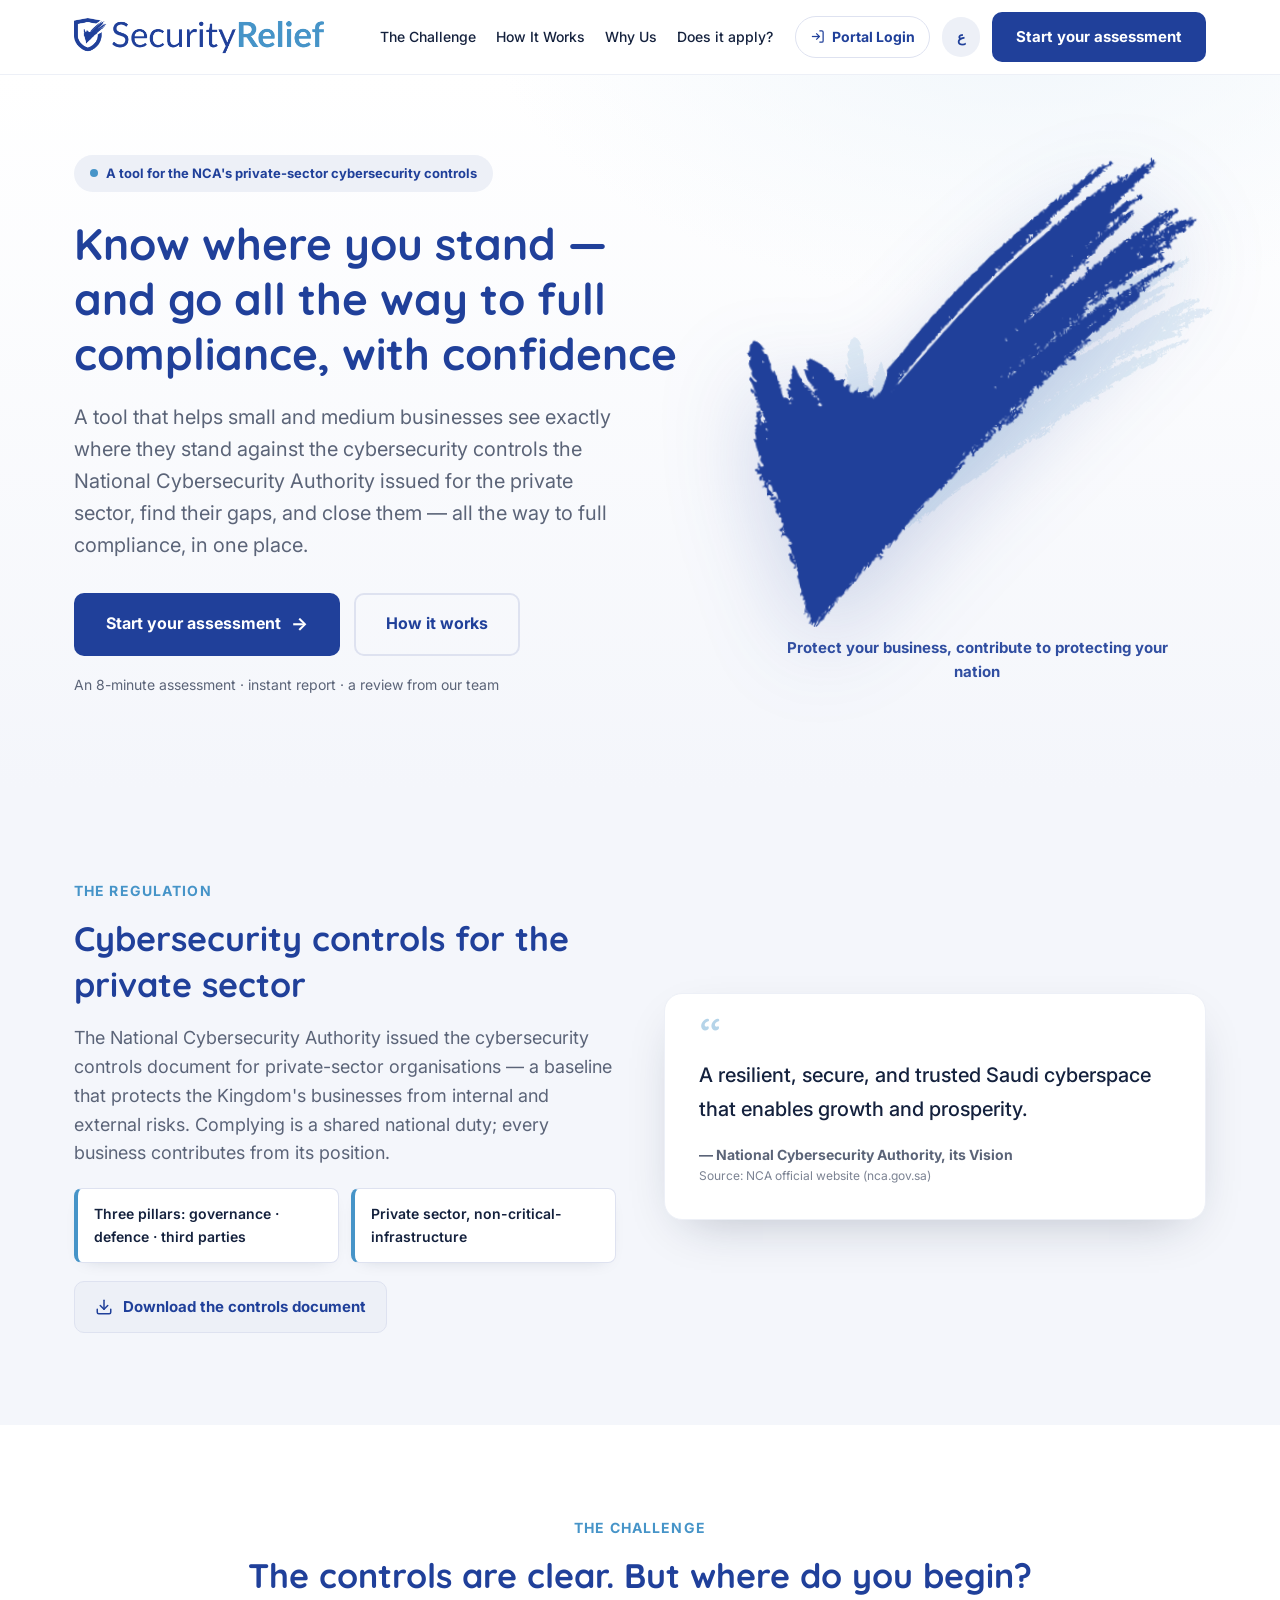
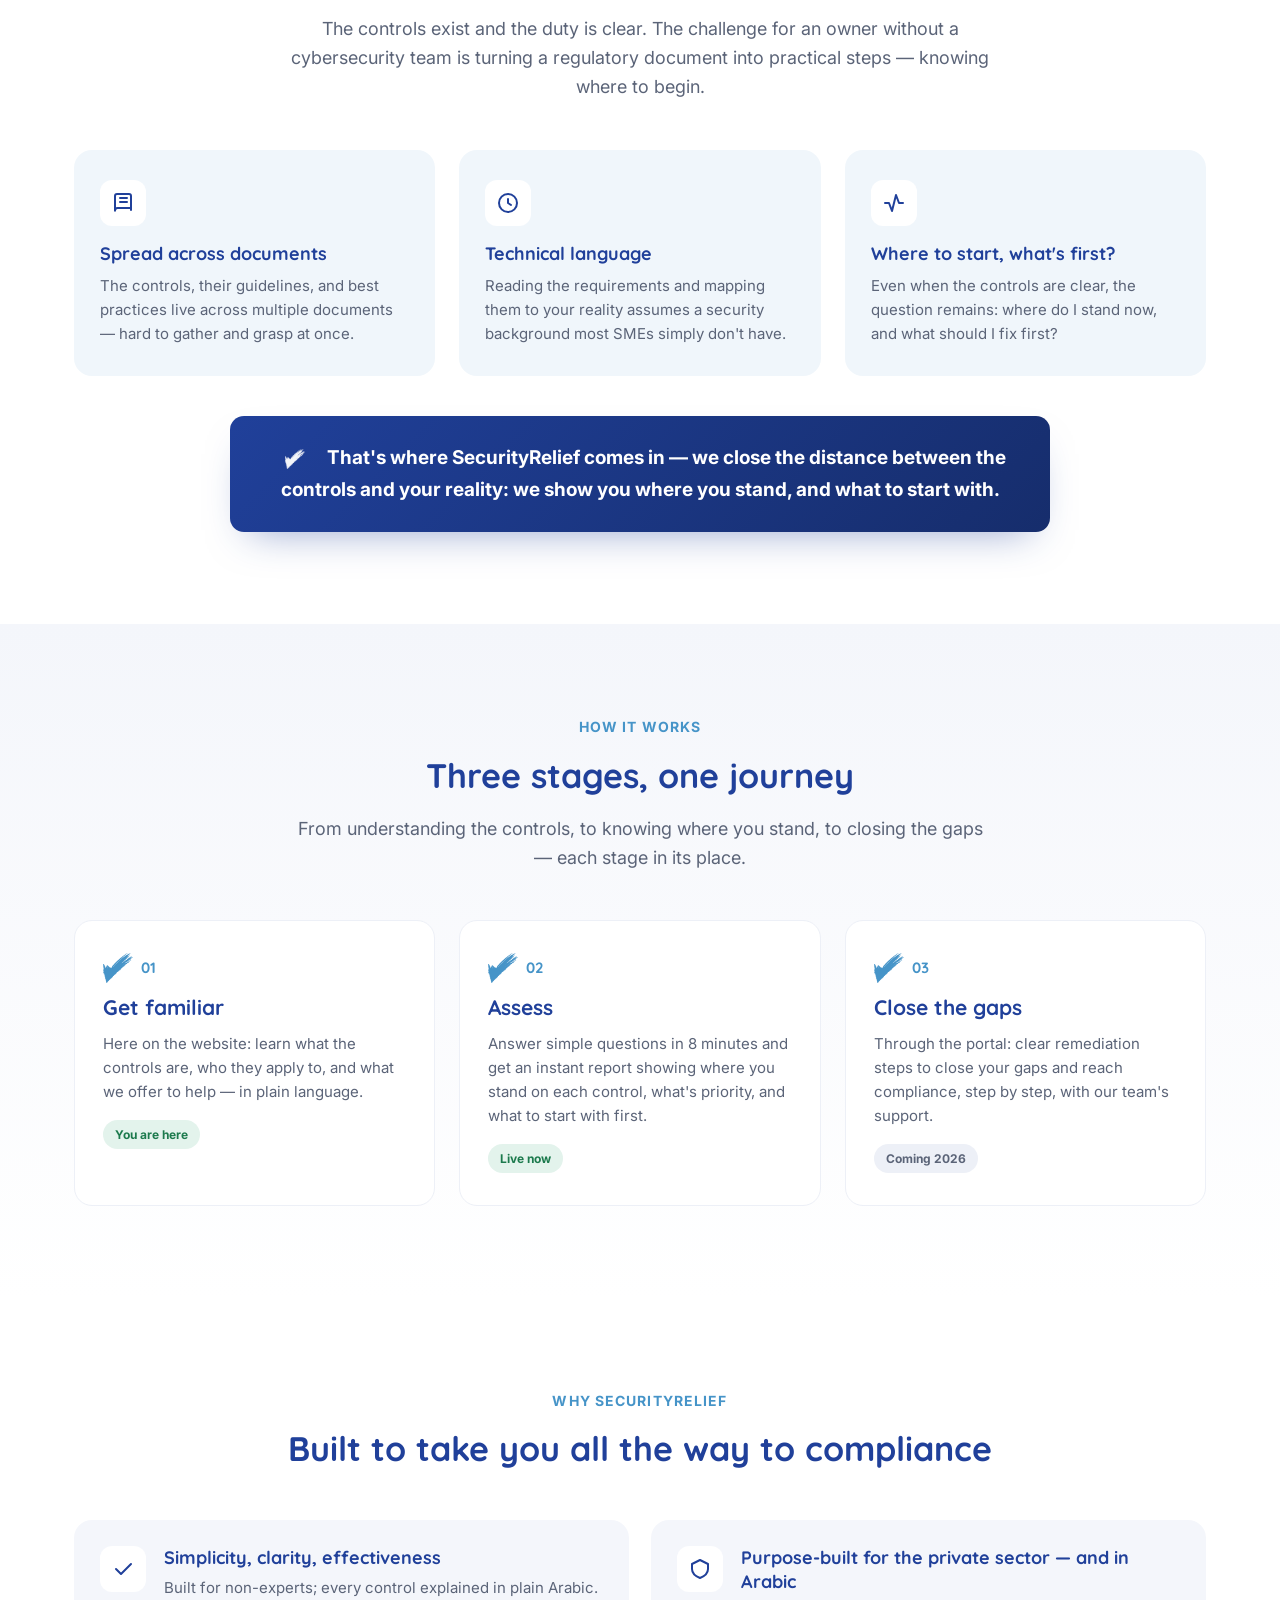
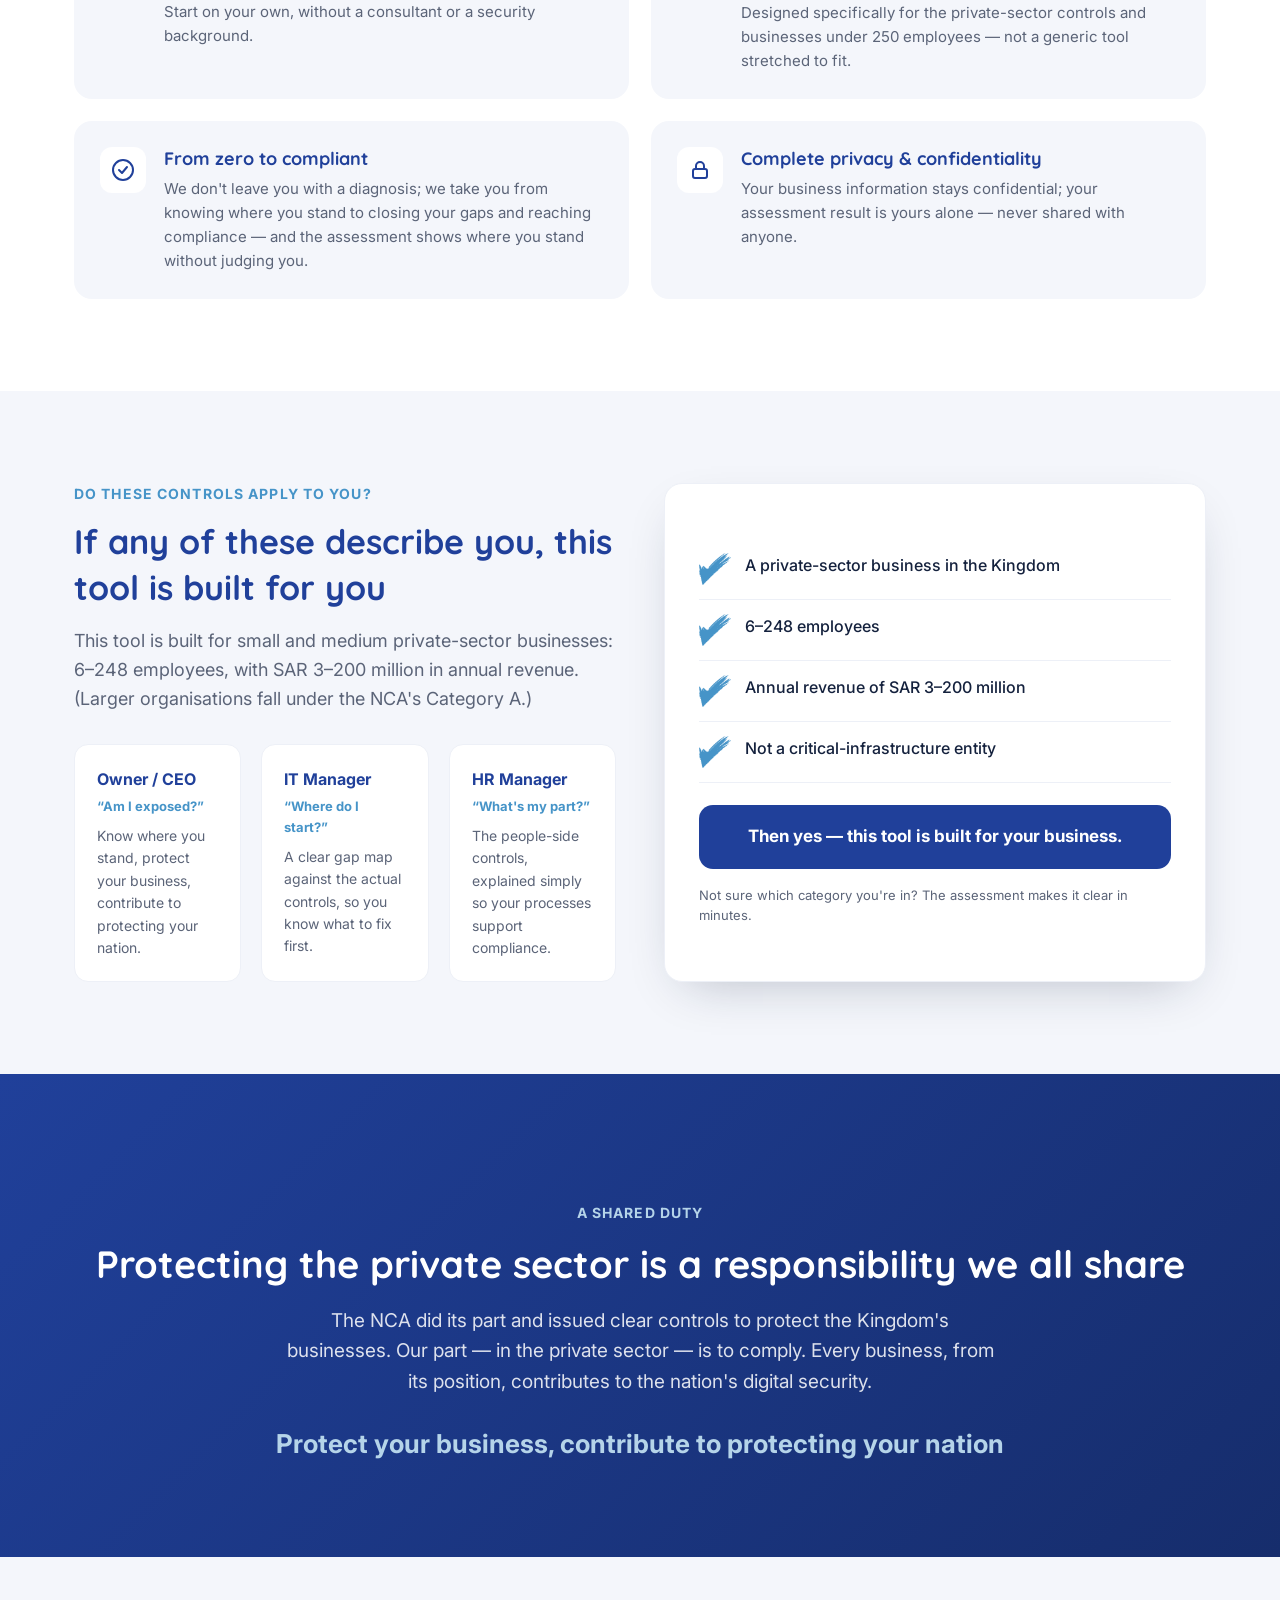
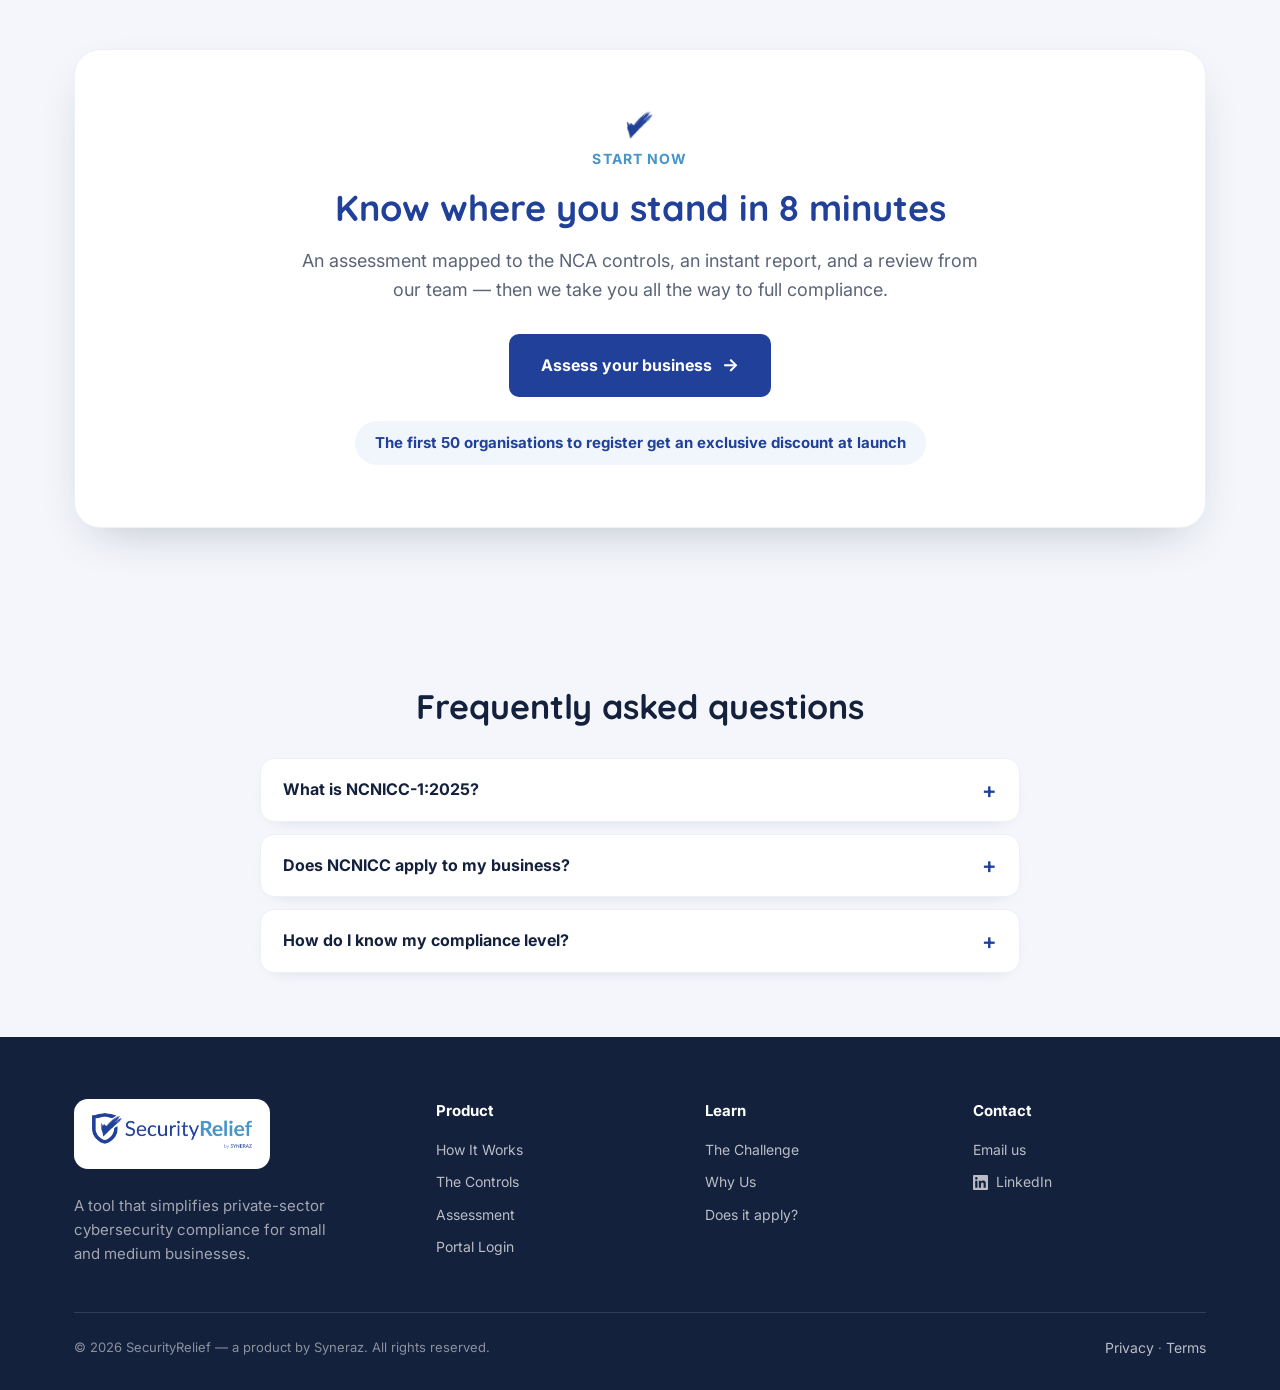
<file: en/index.html>
<!DOCTYPE html><html lang="en" dir="ltr"><head>
<meta charset="UTF-8">
<meta name="viewport" content="width=device-width, initial-scale=1.0">

<link rel="icon" href="../assets/img/asset-6b6f8f45.png">
<link rel="preconnect" href="https://fonts.googleapis.com">
<link rel="preconnect" href="https://fonts.gstatic.com" crossorigin="">
<link href="https://fonts.googleapis.com/css2?family=Tajawal:wght@400;500;700&amp;family=Inter:wght@400;500;600;700&amp;family=Quicksand:wght@500;600;700&amp;display=swap" rel="stylesheet">


  <title>SecurityRelief — Protect your business, contribute to protecting your nation</title>
  <meta name="description" content="A tool that helps Saudi private-sector SMEs assess and close their gaps against the National Cybersecurity Authority controls — from where you stand to full compliance.">
  <link rel="canonical" href="https://securityrelief.com/en/">
  <link rel="alternate" hreflang="ar" href="https://securityrelief.com/">
  <link rel="alternate" hreflang="en" href="https://securityrelief.com/en/">
  <link rel="alternate" hreflang="x-default" href="https://securityrelief.com/">
  <meta property="og:type" content="website">
  <meta property="og:site_name" content="SecurityRelief">
  <meta property="og:title" content="SecurityRelief — Protect your business, contribute to protecting your nation">
  <meta property="og:description" content="A tool that helps Saudi private-sector SMEs assess and close their gaps against the National Cybersecurity Authority controls — from where you stand to full compliance.">
  <meta property="og:url" content="https://securityrelief.com/en/">
  <meta property="og:locale" content="en_US">
  <meta property="og:locale:alternate" content="ar_SA">
  <meta property="og:image" content="https://securityrelief.com/assets/img/asset-17d05a88.png">
  <meta name="twitter:card" content="summary_large_image">
  <meta name="twitter:image" content="https://securityrelief.com/assets/img/asset-17d05a88.png">
  <link rel="stylesheet" href="../assets/css/styles.css">
  <script type="application/ld+json">{"@context":"https://schema.org","@type":"Organization","name":"SecurityRelief","url":"https://securityrelief.com/","description":"A tool that helps Saudi private-sector SMEs assess and close their gaps against the National Cybersecurity Authority controls — from where you stand to full compliance.","areaServed":{"@type":"Country","name":"Saudi Arabia"},"parentOrganization":{"@type":"Organization","name":"Syneraz","url":"https://syneraz.com/"},"logo":"https://securityrelief.com/assets/img/asset-17d05a88.png"}</script>
  <script type="application/ld+json">{"@context":"https://schema.org","@type":"FAQPage","mainEntity":[{"@type":"Question","name":"What is NCNICC-1:2025?","acceptedAnswer":{"@type":"Answer","text":"Cybersecurity controls issued by Saudi Arabia's National Cybersecurity Authority (NCA) for non-CNI private-sector entities, setting the minimum cybersecurity requirements for private-sector organisations in the Kingdom."}},{"@type":"Question","name":"Does NCNICC apply to my business?","acceptedAnswer":{"@type":"Answer","text":"It applies to private-sector entities, split into Category (A) for large entities and Category (B) for small and medium entities. SecurityRelief is built specifically for Category (B)."}},{"@type":"Question","name":"How do I know my compliance level?","acceptedAnswer":{"@type":"Answer","text":"Through SecurityRelief's free 8-minute assessment, which measures your readiness and gives you an instant report."}}]}</script></head>
<body class="en">

<header>
  <div class="wrap nav">
    <a class="brand" href="#"><img src="../assets/img/asset-17d05a88.png" alt="SecurityRelief"></a>
    <nav class="nav-links">
      <a href="#problem">The Challenge</a>
      <a href="#product">How It Works</a>
      <a href="#why">Why Us</a>
      <a href="#foryou">Does it apply?</a>
    </nav>
    <div class="nav-right">
      <a class="login" href="#" data-portal=""><svg viewBox="0 0 24 24"><path d="M15 3h4a2 2 0 012 2v14a2 2 0 01-2 2h-4"></path><path d="M10 17l5-5-5-5"></path><path d="M15 12H3"></path></svg><span>Portal Login</span></a>
      <a class="lang" href="../" hreflang="ar" aria-label="العربية">ع</a>
      <a class="btn btn-primary" href="#assess">Start your assessment</a>
      <button class="menu-btn">☰</button>
    </div>
  </div>
</header>

<section class="hero">
  <div class="wrap hero-grid">
    <div>
      <span class="badge"><span class="dot"></span><span>A tool for the NCA's private-sector cybersecurity controls</span></span>
      <h1>Know where you stand — and go all the way to full compliance, with confidence</h1>
      <p class="sub">A tool that helps small and medium businesses see exactly where they stand against the cybersecurity controls the National Cybersecurity Authority issued for the private sector, find their gaps, and close them — all the way to full compliance, in one place.</p>
      <div class="hero-cta">
        <a class="btn btn-primary" href="#assess"><span>Start your assessment</span> <span class="arw">→</span></a>
        <a class="btn btn-ghost" href="#product">How it works</a>
      </div>
      <p class="hero-note">An 8-minute assessment · instant report · a review from our team</p>
    </div>
    <div class="hero-art">
      <img class="brush-hero" src="../assets/img/asset-3f33898a.png" alt="" aria-hidden="true">
      <span class="tag">Protect your business, contribute to protecting your nation</span>
    </div>
  </div>
</section>

<section class="reg" id="reg">
  <div class="wrap reg-grid">
    <div>
      <div class="eyebrow">The regulation</div>
      <h2>Cybersecurity controls for the private sector</h2>
      <p class="lead">The National Cybersecurity Authority issued the cybersecurity controls document for private-sector organisations — a baseline that protects the Kingdom's businesses from internal and external risks. Complying is a shared national duty; every business contributes from its position.</p>
      <div class="pill-row">
        <span class="pill">Three pillars: governance · defence · third parties</span>
        <span class="pill">Private sector, non-critical-infrastructure</span>
      </div>
      <a class="doc-dl" href="https://nca.gov.sa/ar/regulatory-documents/controls-list/ncnicc/" target="_blank" rel="noopener">
        <svg viewBox="0 0 24 24"><path d="M21 15v4a2 2 0 01-2 2H5a2 2 0 01-2-2v-4"></path><path d="M7 10l5 5 5-5"></path><path d="M12 15V3"></path></svg>
        <span>Download the controls document</span>
      </a>
    </div>
    <div class="quote">
      <span class="mark">“</span>
      <p>A resilient, secure, and trusted Saudi cyberspace that enables growth and prosperity.</p>
      <div class="cite">— National Cybersecurity Authority, its Vision</div>
      <div class="src">Source: NCA official website (nca.gov.sa)</div>
    </div>
  </div>
</section>

<section class="problem center" id="problem">
  <div class="wrap">
    <div class="eyebrow">The challenge</div>
    <h2>The controls are clear. But where do you begin?</h2>
    <p class="lead">The controls exist and the duty is clear. The challenge for an owner without a cybersecurity team is turning a regulatory document into practical steps — knowing where to begin.</p>
    <div class="pcards">
      <div class="pcard">
        <div class="ic"><svg viewBox="0 0 24 24"><path d="M4 19.5V5a2 2 0 012-2h12a2 2 0 012 2v14"></path><path d="M4 19.5A2.5 2.5 0 016.5 17H20"></path><path d="M9 7h7M9 11h7"></path></svg></div>
        <h3>Spread across documents</h3>
        <p>The controls, their guidelines, and best practices live across multiple documents — hard to gather and grasp at once.</p>
      </div>
      <div class="pcard">
        <div class="ic"><svg viewBox="0 0 24 24"><circle cx="12" cy="12" r="9"></circle><path d="M12 8v4l3 2"></path></svg></div>
        <h3>Technical language</h3>
        <p>Reading the requirements and mapping them to your reality assumes a security background most SMEs simply don't have.</p>
      </div>
      <div class="pcard">
        <div class="ic"><svg viewBox="0 0 24 24"><path d="M3 12h4l3 8 4-16 3 8h4"></path></svg></div>
        <h3>Where to start, what's first?</h3>
        <p>Even when the controls are clear, the question remains: where do I stand now, and what should I fix first?</p>
      </div>
    </div>
    <p class="resolve">That's where SecurityRelief comes in — we close the distance between the controls and your reality: we show you where you stand, and what to start with.</p>
    <p class="dalil-cta"><a href="dalil/ncnicc-applicability/">Do the NCNICC controls apply to you? Find your category and what's required →</a></p>
  </div>
</section>

<section class="product" id="product">
  <div class="wrap center">
    <div class="eyebrow">How it works</div>
    <h2>Three stages, one journey</h2>
    <p class="lead">From understanding the controls, to knowing where you stand, to closing the gaps — each stage in its place.</p>
    <div class="eco-grid">
      <div class="eco">
        <div class="num">01</div>
        <h3>Get familiar</h3>
        <p>Here on the website: learn what the controls are, who they apply to, and what we offer to help — in plain language.</p>
        <span class="chip chip-live">You are here</span>
      </div>
      <div class="eco">
        <div class="num">02</div>
        <h3>Assess</h3>
        <p>Answer simple questions in 8 minutes and get an instant report showing where you stand on each control, what's priority, and what to start with first.</p>
        <span class="chip chip-live">Live now</span>
      </div>
      <div class="eco">
        <div class="num">03</div>
        <h3>Close the gaps</h3>
        <p>Through the portal: clear remediation steps to close your gaps and reach compliance, step by step, with our team's support.</p>
        <span class="chip chip-soon">Coming 2026</span>
      </div>
    </div>
  </div>
</section>

<section id="why">
  <div class="wrap">
    <div class="center">
      <div class="eyebrow">Why SecurityRelief</div>
      <h2>Built to take you all the way to compliance</h2>
    </div>
    <div class="pillar-grid">
      <div class="pillar">
        <div class="ic"><svg viewBox="0 0 24 24"><path d="M5 12l5 5L20 7"></path></svg></div>
        <div><h3>Simplicity, clarity, effectiveness</h3>
        <p>Built for non-experts; every control explained in plain Arabic. Start on your own, without a consultant or a security background.</p></div>
      </div>
      <div class="pillar">
        <div class="ic"><svg viewBox="0 0 24 24"><path d="M12 3l8 4v5c0 4-3 7-8 9-5-2-8-5-8-9V7z"></path></svg></div>
        <div><h3>Purpose-built for the private sector — and in Arabic</h3>
        <p>Designed specifically for the private-sector controls and businesses under 250 employees — not a generic tool stretched to fit.</p></div>
      </div>
      <div class="pillar">
        <div class="ic"><svg viewBox="0 0 24 24"><path d="M12 2a10 10 0 100 20 10 10 0 000-20z"></path><path d="M8 12l3 3 5-6"></path></svg></div>
        <div><h3>From zero to compliant</h3>
        <p>We don't leave you with a diagnosis; we take you from knowing where you stand to closing your gaps and reaching compliance — and the assessment shows where you stand without judging you.</p></div>
      </div>
      <div class="pillar">
        <div class="ic"><svg viewBox="0 0 24 24"><rect x="5" y="11" width="14" height="9" rx="2"></rect><path d="M8 11V8a4 4 0 0 1 8 0v3"></path></svg></div>
        <div><h3>Complete privacy &amp; confidentiality</h3>
        <p>Your business information stays confidential; your assessment result is yours alone — never shared with anyone.</p></div>
      </div>
    </div>
  </div>
</section>

<section class="foryou" id="foryou">
  <div class="wrap foryou-grid">
    <div>
      <div class="eyebrow">Do these controls apply to you?</div>
      <h2>If any of these describe you, this tool is built for you</h2>
      <p class="lead">This tool is built for small and medium private-sector businesses: 6–248 employees, with SAR 3–200 million in annual revenue. (Larger organisations fall under the NCA's Category A.)</p>
      <div class="role-grid">
        <div class="role"><h4>Owner / CEO</h4><div class="jtd">“Am I exposed?”</div><p>Know where you stand, protect your business, contribute to protecting your nation.</p></div>
        <div class="role"><h4>IT Manager</h4><div class="jtd">“Where do I start?”</div><p>A clear gap map against the actual controls, so you know what to fix first.</p></div>
        <div class="role"><h4>HR Manager</h4><div class="jtd">“What's my part?”</div><p>The people-side controls, explained simply so your processes support compliance.</p></div>
      </div>
    </div>
    <div>
      <div class="check-card">
        <div class="check"><span class="tick" aria-hidden="true"></span><div><div class="ct">A private-sector business in the Kingdom</div></div></div>
        <div class="check"><span class="tick" aria-hidden="true"></span><div><div class="ct">6–248 employees</div></div></div>
        <div class="check"><span class="tick" aria-hidden="true"></span><div><div class="ct">Annual revenue of SAR 3–200 million</div></div></div>
        <div class="check"><span class="tick" aria-hidden="true"></span><div><div class="ct">Not a critical-infrastructure entity</div></div></div>
        <div class="verdict">Then yes — this tool is built for your business.</div>
        <div class="note-a">Not sure which category you're in? The assessment makes it clear in minutes.</div>
      </div>
    </div>
  </div>
</section>

<section class="duty">
  <div class="wrap">
    <span class="brush-rule w" aria-hidden="true"></span>
    <div class="eyebrow" style="color:var(--sky-tint)">A shared duty</div>
    <h2>Protecting the private sector is a responsibility we all share</h2>
    <p>The NCA did its part and issued clear controls to protect the Kingdom's businesses. Our part — in the private sector — is to comply. Every business, from its position, contributes to the nation's digital security.</p>
    <div class="promise">Protect your business, contribute to protecting your nation</div>
  </div>
</section>

<section class="final" id="assess">
  <div class="wrap">
    <div class="final-card">
      <span class="brush-rule" aria-hidden="true"></span>
      <div class="eyebrow">Start now</div>
      <h2>Know where you stand in 8 minutes</h2>
      <p class="lead">An assessment mapped to the NCA controls, an instant report, and a review from our team — then we take you all the way to full compliance.</p>
      <a class="btn btn-primary" href="https://assessment.securityrelief.com/?lang=en" target="_blank"><span>Assess your business</span> <span class="arw">→</span></a>
      <div><span class="discount">The first 50 organisations to register get an exclusive discount at launch</span></div>
    </div>
  </div>
</section>

<section class="faq" id="faq" aria-labelledby="faq-heading">
  <div class="wrap">
    <h2 id="faq-heading">Frequently asked questions</h2>
    <div class="faq-list">
      <details>
        <summary>What is NCNICC-1:2025?</summary>
        <p>Cybersecurity controls issued by Saudi Arabia's National Cybersecurity Authority (NCA) for non-CNI private-sector entities, setting the minimum cybersecurity requirements for private-sector organisations in the Kingdom.</p>
      </details>
      <details>
        <summary>Does NCNICC apply to my business?</summary>
        <p>It applies to private-sector entities, split into Category (A) for large entities and Category (B) for small and medium entities. SecurityRelief is built specifically for Category (B).</p>
      </details>
      <details>
        <summary>How do I know my compliance level?</summary>
        <p>Through SecurityRelief's free 8-minute assessment, which measures your readiness and gives you an instant report.</p>
      </details>
    </div>
  </div>
</section>

<footer>
  <div class="wrap">
    <div class="foot-grid">
      <div>
        <span class="foot-logo"><img src="../assets/img/asset-ec9160c1.png" alt="SecurityRelief by Syneraz"></span>
        <p class="foot-promise">A tool that simplifies private-sector cybersecurity compliance for small and medium businesses.</p>
      </div>
      <div>
        <h4>Product</h4>
        <a href="#product">How It Works</a>
        <a href="#reg">The Controls</a>
        <a href="https://assessment.securityrelief.com/?lang=en">Assessment</a>
        <a href="#" data-portal="">Portal Login</a>
      </div>
      <div>
        <h4>Learn</h4>
        <a href="#problem">The Challenge</a>
        <a href="#why">Why Us</a>
        <a href="#foryou">Does it apply?</a>
      </div>
      <div>
        <h4>Contact</h4>
        <a href="mailto:info@Syneraz.com">Email us</a>
        <a class="li-link" href="https://www.linkedin.com/company/securityrelief/" target="_blank" rel="noopener"><svg class="li-ic" viewBox="0 0 24 24" fill="currentColor" aria-hidden="true"><path d="M20.45 20.45h-3.56v-5.57c0-1.33-.02-3.04-1.85-3.04-1.85 0-2.13 1.45-2.13 2.94v5.67H9.35V9h3.41v1.56h.05c.48-.9 1.64-1.85 3.37-1.85 3.6 0 4.27 2.37 4.27 5.45v6.29zM5.34 7.43a2.06 2.06 0 110-4.12 2.06 2.06 0 010 4.12zM7.12 20.45H3.56V9h3.56v11.45zM22.22 0H1.77C.79 0 0 .77 0 1.72v20.56C0 23.23.79 24 1.77 24h20.45c.98 0 1.78-.77 1.78-1.72V1.72C24 .77 23.2 0 22.22 0z"></path></svg><span>LinkedIn</span></a>
      </div>
    </div>
    <div class="foot-bottom">
      <span>© 2026 SecurityRelief — a product by Syneraz. All rights reserved.</span>
      <span><a href="/en/privacy/" style="display:inline">Privacy</a> · <a href="#" data-legal="" style="display:inline">Terms</a></span>
    </div>
  </div>
</footer>



<!-- =========================================================
     PORTAL "COMING SOON" MODAL — triggered by [data-portal] links
     ========================================================= -->
<div class="modal-overlay" id="portalModal" role="dialog" aria-modal="true" aria-labelledby="portalTitle">
  <div class="modal">
    <button class="mclose" data-close="" aria-label="إغلاق">×</button>
    <div class="micon" aria-hidden="true"><svg viewBox="0 0 24 24"><circle cx="12" cy="12" r="9"></circle><path d="M12 7v5l3 2"></path></svg></div>
    <h3 id="portalTitle">The portal is launching soon</h3>
    <p>Our full remediation platform is launching soon. Start your assessment now and be among the first 50 organisations to receive the early-bird offer.</p>
    <a class="btn btn-primary" href="https://assessment.securityrelief.com/?lang=en" target="_blank" rel="noopener">Start the assessment &amp; register</a>
    <button class="mlink" data-close="">Close</button>
  </div>
</div>



<!-- =========================================================
     LEGAL MODAL (privacy + terms) — DRAFT, pending review
     ========================================================= -->
<div class="modal-overlay" id="legalModal" role="dialog" aria-modal="true" aria-labelledby="legalTitle">
  <div class="modal modal-legal">
    <button class="mclose" data-close="" aria-label="إغلاق">×</button>
    <h3 id="legalTitle">Privacy &amp; Terms</h3>
    <div class="legal-date">Last updated: draft — in preparation</div>

    <div class="legal-sec">
      <h4>Privacy Policy</h4>
      <ul>
        <li>Information we collect: your name, email, company name, your assessment answers, plus basic technical usage data.</li>
        <li>How we use it: to deliver the assessment and its report, contact you about our service, and improve the tool.</li>
        <li>Basis for processing: we process your data with your consent and to provide the service you requested.</li>
        <li>Sharing: we do not sell your data, and share it only as needed to run the service or where legally required.</li>
        <li>Security &amp; retention: we protect your data with appropriate technical and organizational safeguards and keep it only as long as needed.</li>
        <li>Your rights: you may access, correct, and delete your data under Saudi Arabia's Personal Data Protection Law (PDPL).</li>
        <li>Cookies: we may use essential cookies and analytics to improve the site experience.</li>
        <li>Contact: for any data request, email info@Syneraz.com.</li>
      </ul>
    </div>

    <div class="legal-sec">
      <h4>Terms &amp; Conditions</h4>
      <ul>
        <li>Acceptance: by using the site and the tool, you agree to these terms.</li>
        <li>Nature of the service: SecurityRelief is a self-assessment tool that helps you understand and address your standing — it is not legal advice or an official compliance certification, and compliance responsibility remains with your organization.</li>
        <li>Acceptable use: use the tool for your business with accurate information; do not misuse it or attempt to harm the service.</li>
        <li>Intellectual property: the tool, the site content, and the brand belong to Syneraz.</li>
        <li>Disclaimer: the service is provided “as is” without warranties; we are not liable for losses arising from sole reliance on the assessment results.</li>
        <li>Offers &amp; pricing: offers (such as the early-bird) and pricing may change before launch.</li>
        <li>Governing law: these terms are governed by the laws of the Kingdom of Saudi Arabia.</li>
        <li>Changes: we may update these terms and will post any changes on this page.</li>
      </ul>
    </div>

    <div class="legal-note">This is an initial draft of common points, not final legal text — subject to review before launch.</div>
    <button class="mlink" data-close="">Close</button>
  </div>
</div>





<script src="../assets/js/site.js" defer=""></script>
</body></html>
</file>
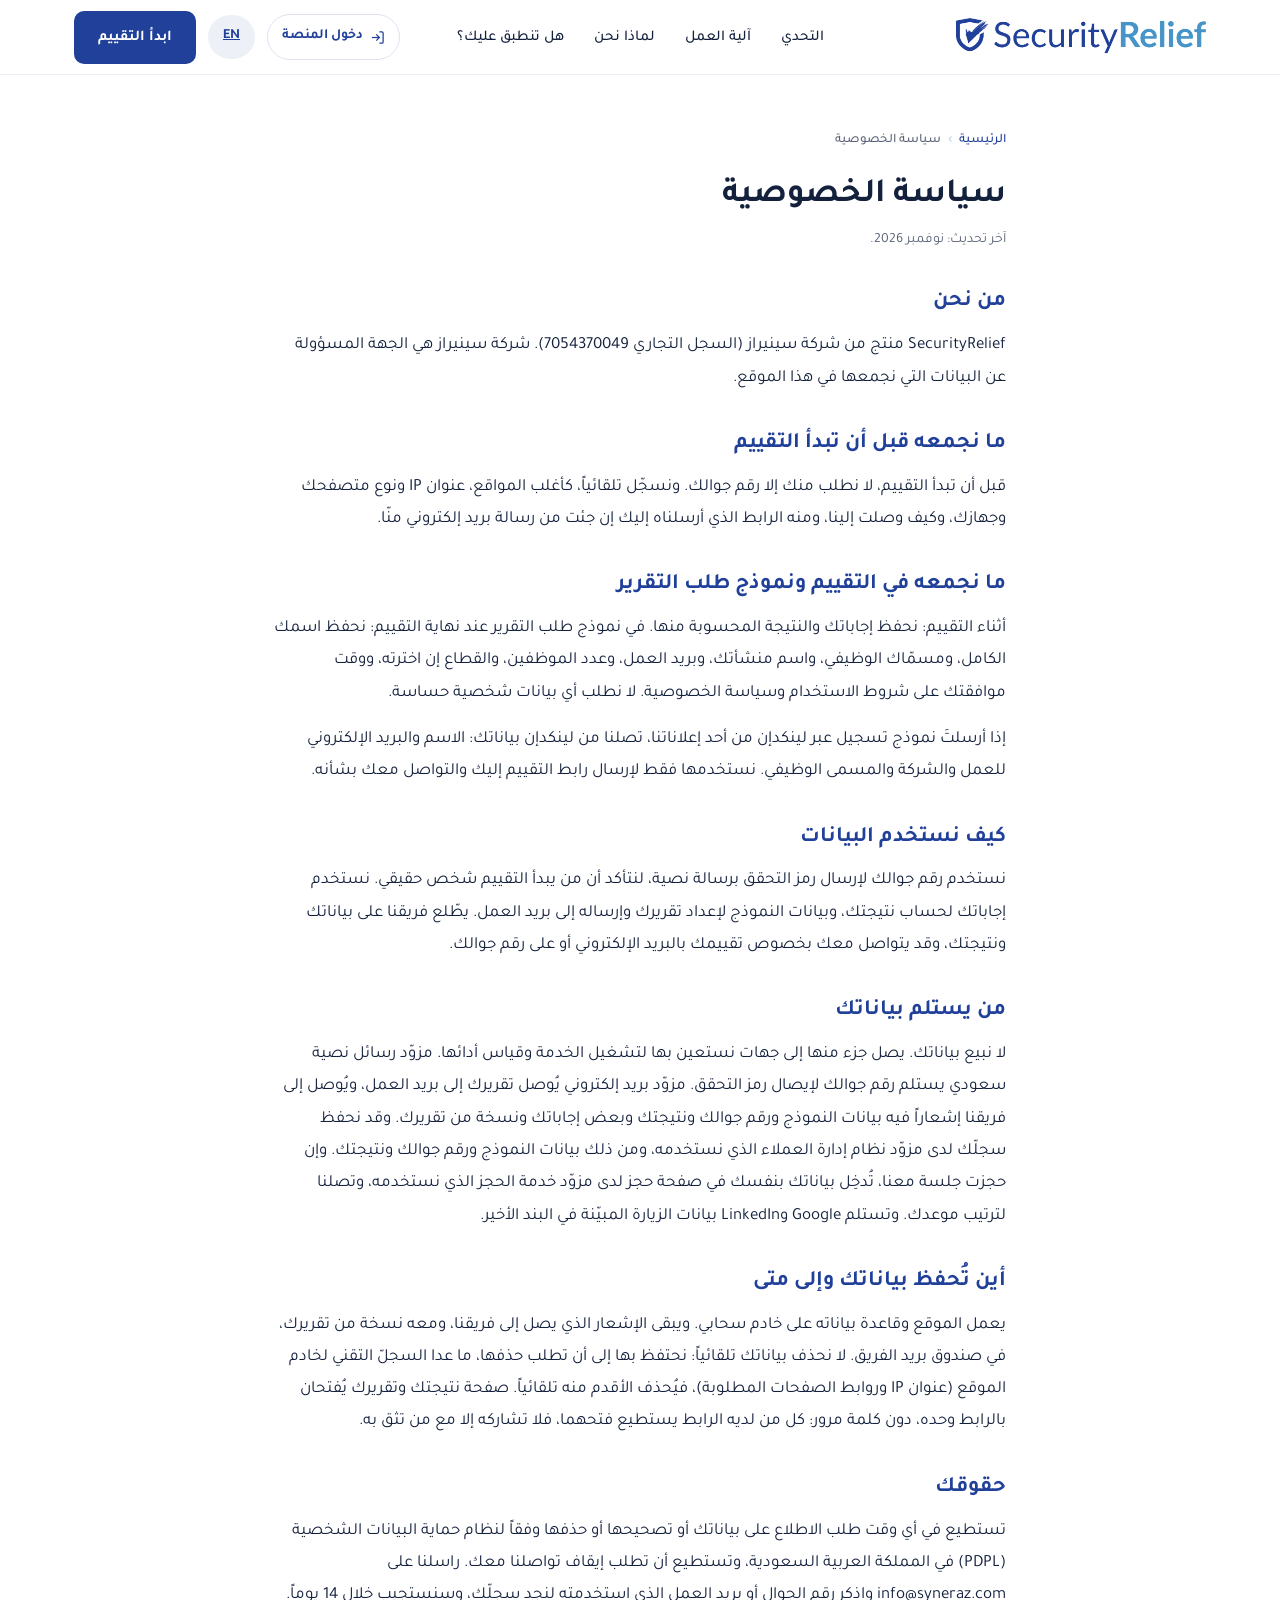
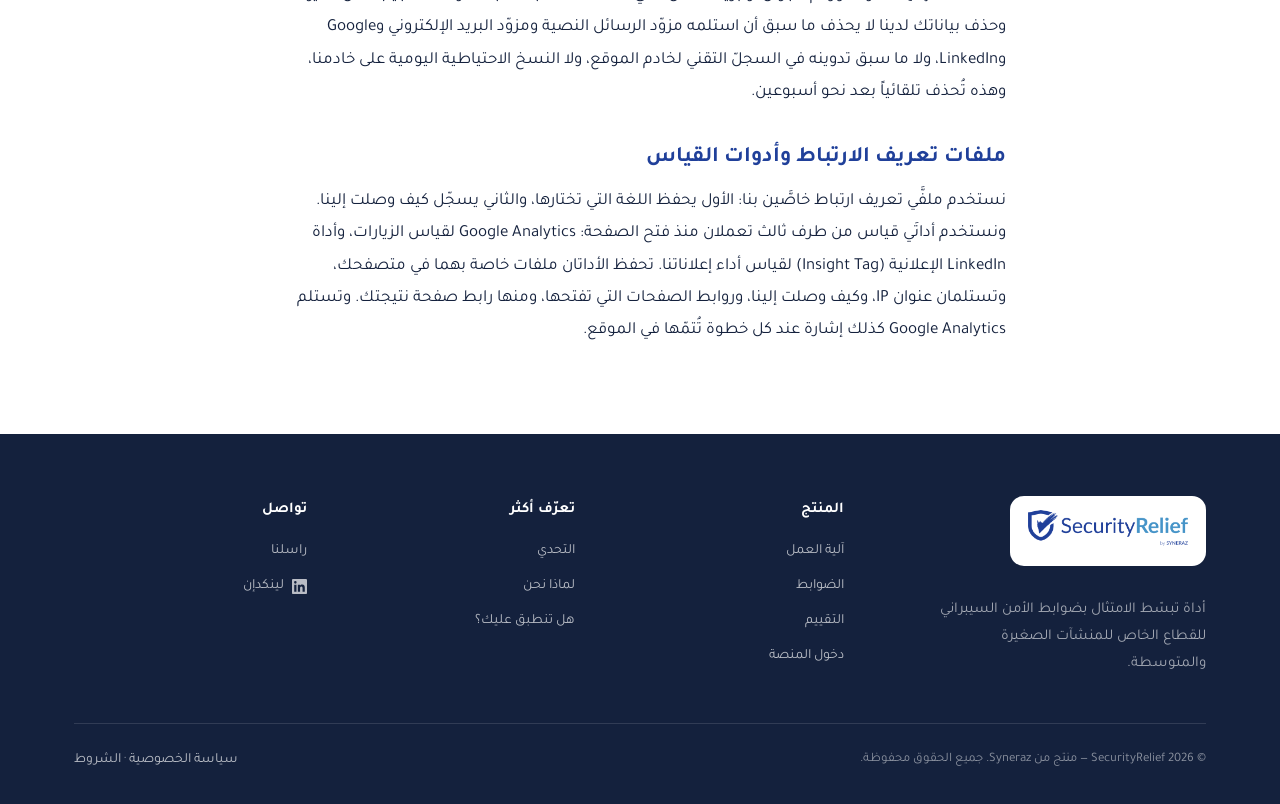
<file: privacy/index.html>
<!DOCTYPE html><html lang="ar" dir="rtl"><head>
<meta charset="UTF-8">
<meta name="viewport" content="width=device-width, initial-scale=1.0">

<link rel="icon" href="../assets/img/asset-6b6f8f45.png">
<link rel="preconnect" href="https://fonts.googleapis.com">
<link rel="preconnect" href="https://fonts.gstatic.com" crossorigin="">
<link href="https://fonts.googleapis.com/css2?family=Tajawal:wght@400;500;700&amp;family=Inter:wght@400;500;600;700&amp;family=Quicksand:wght@500;600;700&amp;display=swap" rel="stylesheet">

<title>سياسة الخصوصية | SecurityRelief</title>
<meta name="description" content="سياسة الخصوصية لـ SecurityRelief من شركة سينيراز: ما نجمعه، وكيف نستخدمه، ومن يستلمه، وحقوقك.">
<link rel="canonical" href="https://securityrelief.com/privacy/">
<link rel="alternate" hreflang="ar" href="https://securityrelief.com/privacy/">
<link rel="alternate" hreflang="en" href="https://securityrelief.com/en/privacy/">
<link rel="alternate" hreflang="x-default" href="https://securityrelief.com/privacy/">
<meta property="og:type" content="website">
<meta property="og:site_name" content="SecurityRelief">
<meta property="og:title" content="سياسة الخصوصية | SecurityRelief">
<meta property="og:description" content="سياسة الخصوصية لـ SecurityRelief من شركة سينيراز: ما نجمعه، وكيف نستخدمه، ومن يستلمه، وحقوقك.">
<meta property="og:url" content="https://securityrelief.com/privacy/">
<meta property="og:locale" content="ar_SA">
<link rel="stylesheet" href="../assets/css/styles.css">

<style>
/* --- privacy page (scoped) — reuses global tokens from styles.css --- */
.article{padding:54px 0 72px; background:#fff}
.article .wrap{max-width:780px}
.breadcrumb{font-size:13px; color:var(--slate); margin-bottom:22px; font-weight:500}
.breadcrumb a{color:var(--royal); text-decoration:none}
.breadcrumb span{margin:0 7px; color:var(--sky-tint)}
.article h1{font-size:34px; color:var(--ink); margin-bottom:8px; line-height:1.35}
.updated{font-size:14px; color:var(--slate); margin-bottom:28px}
.prose h2{font-size:22px; color:var(--royal); margin:34px 0 12px; line-height:1.4}
.prose p{font-size:17px; color:var(--ink); line-height:1.9; margin-bottom:14px}
.prose a{color:var(--royal)}
@media(max-width:680px){ .article h1{font-size:27px} .prose h2{font-size:20px} }
</style>
</head>
<body>

<header>
  <div class="wrap nav">
    <a class="brand" href="../"><img src="../assets/img/asset-17d05a88.png" alt="SecurityRelief"></a>
    <nav class="nav-links">
      <a href="../#problem">التحدي</a>
      <a href="../#product">آلية العمل</a>
      <a href="../#why">لماذا نحن</a>
      <a href="../#foryou">هل تنطبق عليك؟</a>
    </nav>
    <div class="nav-right">
      <a class="login" href="#" data-portal=""><svg viewBox="0 0 24 24"><path d="M15 3h4a2 2 0 012 2v14a2 2 0 01-2 2h-4"></path><path d="M10 17l5-5-5-5"></path><path d="M15 12H3"></path></svg><span>دخول المنصة</span></a>
      <a class="lang" href="../en/privacy/" hreflang="en" aria-label="English">EN</a>
      <a class="btn btn-primary" href="https://assessment.securityrelief.com/?lang=ar" target="_blank" rel="noopener">ابدأ التقييم</a>
      <button class="menu-btn">☰</button>
    </div>
  </div>
</header>

<main class="article">
  <div class="wrap">
    <nav class="breadcrumb" aria-label="مسار التنقل">
      <a href="../">الرئيسية</a><span>›</span>سياسة الخصوصية
    </nav>
    <h1>سياسة الخصوصية</h1>
    <p class="updated">آخر تحديث: نوفمبر 2026.</p>
    <div class="prose">
      <h2>من نحن</h2>
      <p>SecurityRelief منتج من شركة سينيراز (السجل التجاري 7054370049). شركة سينيراز هي الجهة المسؤولة عن البيانات التي نجمعها في هذا الموقع.</p>
      <h2>ما نجمعه قبل أن تبدأ التقييم</h2>
      <p>قبل أن تبدأ التقييم، لا نطلب منك إلا رقم جوالك. ونسجّل تلقائياً، كأغلب المواقع، عنوان IP ونوع متصفحك وجهازك، وكيف وصلت إلينا، ومنه الرابط الذي أرسلناه إليك إن جئت من رسالة بريد إلكتروني منّا.</p>
      <h2>ما نجمعه في التقييم ونموذج طلب التقرير</h2>
      <p>أثناء التقييم: نحفظ إجاباتك والنتيجة المحسوبة منها. في نموذج طلب التقرير عند نهاية التقييم: نحفظ اسمك الكامل، ومسمّاك الوظيفي، واسم منشأتك، وبريد العمل، وعدد الموظفين، والقطاع إن اخترته، ووقت موافقتك على شروط الاستخدام وسياسة الخصوصية. لا نطلب أي بيانات شخصية حساسة.</p>
      <p>إذا أرسلتَ نموذج تسجيل عبر لينكدإن من أحد إعلاناتنا، تصلنا من لينكدإن بياناتك: الاسم والبريد الإلكتروني للعمل والشركة والمسمى الوظيفي. نستخدمها فقط لإرسال رابط التقييم إليك والتواصل معك بشأنه.</p>
      <h2>كيف نستخدم البيانات</h2>
      <p>نستخدم رقم جوالك لإرسال رمز التحقق برسالة نصية، لنتأكد أن من يبدأ التقييم شخص حقيقي. نستخدم إجاباتك لحساب نتيجتك، وبيانات النموذج لإعداد تقريرك وإرساله إلى بريد العمل. يطّلع فريقنا على بياناتك ونتيجتك، وقد يتواصل معك بخصوص تقييمك بالبريد الإلكتروني أو على رقم جوالك.</p>
      <h2>من يستلم بياناتك</h2>
      <p>لا نبيع بياناتك. يصل جزء منها إلى جهات نستعين بها لتشغيل الخدمة وقياس أدائها. مزوّد رسائل نصية سعودي يستلم رقم جوالك لإيصال رمز التحقق. مزوّد بريد إلكتروني يُوصل تقريرك إلى بريد العمل، ويُوصل إلى فريقنا إشعاراً فيه بيانات النموذج ورقم جوالك ونتيجتك وبعض إجاباتك ونسخة من تقريرك. وقد نحفظ سجلّك لدى مزوّد نظام إدارة العملاء الذي نستخدمه، ومن ذلك بيانات النموذج ورقم جوالك ونتيجتك. وإن حجزت جلسة معنا، تُدخِل بياناتك بنفسك في صفحة حجز لدى مزوّد خدمة الحجز الذي نستخدمه، وتصلنا لترتيب موعدك. وتستلم Google وLinkedIn بيانات الزيارة المبيّنة في البند الأخير.</p>
      <h2>أين تُحفظ بياناتك وإلى متى</h2>
      <p>يعمل الموقع وقاعدة بياناته على خادم سحابي. ويبقى الإشعار الذي يصل إلى فريقنا، ومعه نسخة من تقريرك، في صندوق بريد الفريق. لا نحذف بياناتك تلقائياً: نحتفظ بها إلى أن تطلب حذفها، ما عدا السجلّ التقني لخادم الموقع (عنوان IP وروابط الصفحات المطلوبة)، فيُحذف الأقدم منه تلقائياً. صفحة نتيجتك وتقريرك يُفتحان بالرابط وحده، دون كلمة مرور: كل من لديه الرابط يستطيع فتحهما، فلا تشاركه إلا مع من تثق به.</p>
      <h2>حقوقك</h2>
      <p>تستطيع في أي وقت طلب الاطلاع على بياناتك أو تصحيحها أو حذفها وفقاً لنظام حماية البيانات الشخصية (PDPL) في المملكة العربية السعودية، وتستطيع أن تطلب إيقاف تواصلنا معك. راسلنا على info@syneraz.com واذكر رقم الجوال أو بريد العمل الذي استخدمته لنجد سجلّك، وسنستجيب خلال 14 يوماً. وحذف بياناتك لدينا لا يحذف ما سبق أن استلمه مزوّد الرسائل النصية ومزوّد البريد الإلكتروني وGoogle وLinkedIn، ولا ما سبق تدوينه في السجلّ التقني لخادم الموقع، ولا النسخ الاحتياطية اليومية على خادمنا، وهذه تُحذف تلقائياً بعد نحو أسبوعين.</p>
      <h2>ملفات تعريف الارتباط وأدوات القياس</h2>
      <p>نستخدم ملفَّي تعريف ارتباط خاصَّين بنا: الأول يحفظ اللغة التي تختارها، والثاني يسجّل كيف وصلت إلينا. ونستخدم أداتَي قياس من طرف ثالث تعملان منذ فتح الصفحة: Google Analytics لقياس الزيارات، وأداة LinkedIn الإعلانية (Insight Tag) لقياس أداء إعلاناتنا. تحفظ الأداتان ملفات خاصة بهما في متصفحك، وتستلمان عنوان IP، وكيف وصلت إلينا، وروابط الصفحات التي تفتحها، ومنها رابط صفحة نتيجتك. وتستلم Google Analytics كذلك إشارة عند كل خطوة تُتمّها في الموقع.</p>
    </div>
  </div>
</main>

<footer>
  <div class="wrap">
    <div class="foot-grid">
      <div>
        <span class="foot-logo"><img src="../assets/img/asset-ec9160c1.png" alt="SecurityRelief by Syneraz"></span>
        <p class="foot-promise">أداة تبسّط الامتثال بضوابط الأمن السيبراني للقطاع الخاص للمنشآت الصغيرة والمتوسطة.</p>
      </div>
      <div>
        <h4>المنتج</h4>
        <a href="../#product">آلية العمل</a>
        <a href="../#reg">الضوابط</a>
        <a href="https://assessment.securityrelief.com/?lang=ar">التقييم</a>
        <a href="#" data-portal="">دخول المنصة</a>
      </div>
      <div>
        <h4>تعرّف أكثر</h4>
        <a href="../#problem">التحدي</a>
        <a href="../#why">لماذا نحن</a>
        <a href="../#foryou">هل تنطبق عليك؟</a>
      </div>
      <div>
        <h4>تواصل</h4>
        <a href="mailto:info@Syneraz.com">راسلنا</a>
        <a class="li-link" href="https://www.linkedin.com/company/securityrelief/" target="_blank" rel="noopener"><svg class="li-ic" viewBox="0 0 24 24" fill="currentColor" aria-hidden="true"><path d="M20.45 20.45h-3.56v-5.57c0-1.33-.02-3.04-1.85-3.04-1.85 0-2.13 1.45-2.13 2.94v5.67H9.35V9h3.41v1.56h.05c.48-.9 1.64-1.85 3.37-1.85 3.6 0 4.27 2.37 4.27 5.45v6.29zM5.34 7.43a2.06 2.06 0 110-4.12 2.06 2.06 0 010 4.12zM7.12 20.45H3.56V9h3.56v11.45zM22.22 0H1.77C.79 0 0 .77 0 1.72v20.56C0 23.23.79 24 1.77 24h20.45c.98 0 1.78-.77 1.78-1.72V1.72C24 .77 23.2 0 22.22 0z"></path></svg><span>لينكدإن</span></a>
      </div>
    </div>
    <div class="foot-bottom">
      <span>© 2026 SecurityRelief — منتج من Syneraz. جميع الحقوق محفوظة.</span>
      <span><a href="./" style="display:inline">سياسة الخصوصية</a> · <a href="#" data-legal="" style="display:inline">الشروط</a></span>
    </div>
  </div>
</footer>

<!-- PORTAL "COMING SOON" MODAL — triggered by [data-portal] links -->
<div class="modal-overlay" id="portalModal" role="dialog" aria-modal="true" aria-labelledby="portalTitle">
  <div class="modal">
    <button class="mclose" data-close="" aria-label="إغلاق">×</button>
    <div class="micon" aria-hidden="true"><svg viewBox="0 0 24 24"><circle cx="12" cy="12" r="9"></circle><path d="M12 7v5l3 2"></path></svg></div>
    <h3 id="portalTitle">المنصة قريباً</h3>
    <p>منصة المعالجة الكاملة ستكون متاحة قريباً. ابدأ بتقييم منشأتك الآن، وكن ضمن أول 50 منشأة لتحصل على عرض الانطلاق المبكر.</p>
    <a class="btn btn-primary" href="https://assessment.securityrelief.com/?lang=ar" target="_blank" rel="noopener">ابدأ التقييم وسجّل الآن</a>
    <button class="mlink" data-close="">إغلاق</button>
  </div>
</div>

<!-- LEGAL MODAL (privacy + terms) — DRAFT, pending review -->
<div class="modal-overlay" id="legalModal" role="dialog" aria-modal="true" aria-labelledby="legalTitle">
  <div class="modal modal-legal">
    <button class="mclose" data-close="" aria-label="إغلاق">×</button>
    <h3 id="legalTitle">سياسة الخصوصية والشروط</h3>
    <div class="legal-date">آخر تحديث: مسودة — قيد الإعداد</div>

    <div class="legal-sec">
      <h4>سياسة الخصوصية</h4>
      <ul>
        <li>المعلومات التي نجمعها: الاسم، والبريد الإلكتروني، واسم المنشأة، وإجاباتك في التقييم، إضافةً إلى بيانات استخدام تقنية أساسية.</li>
        <li>كيف نستخدمها: لتقديم التقييم وتقريره، والتواصل معك بخصوص خدمتنا، وتحسين الأداة.</li>
        <li>أساس المعالجة: نعالج بياناتك بموافقتك ولتقديم الخدمة التي طلبتها.</li>
        <li>المشاركة: لا نبيع بياناتك، ولا نشاركها مع أطراف خارجية إلا بالقدر اللازم لتشغيل الخدمة أو بموجب التزام نظامي.</li>
        <li>الأمن والاحتفاظ: نحمي بياناتك بإجراءات تقنية وتنظيمية مناسبة، ونحتفظ بها للمدة اللازمة للغرض الذي جُمعت من أجله فقط.</li>
        <li>حقوقك: لك الوصول إلى بياناتك وتصحيحها وحذفها وفق نظام حماية البيانات الشخصية (PDPL) في المملكة.</li>
        <li>ملفات الارتباط: قد نستخدم ملفات ارتباط أساسية وأدوات تحليل لتحسين تجربة الموقع.</li>
        <li>التواصل: لأي طلب يخص بياناتك، راسلنا على info@Syneraz.com.</li>
      </ul>
    </div>

    <div class="legal-sec">
      <h4>الشروط والأحكام</h4>
      <ul>
        <li>قبول الشروط: باستخدامك الموقع والأداة فإنك توافق على هذه الشروط.</li>
        <li>طبيعة الخدمة: SecurityRelief أداة تقييم ذاتي تساعدك على معرفة وضعك ومعالجته — وليست استشارة قانونية ولا شهادة امتثال رسمية، وتبقى مسؤولية الامتثال على المنشأة.</li>
        <li>الاستخدام المقبول: استخدم الأداة لمنشأتك بمعلومات صحيحة، ولا تُسئ استخدامها أو تحاول الإضرار بالخدمة.</li>
        <li>الملكية الفكرية: الأداة ومحتوى الموقع والعلامة التجارية مملوكة لشركة Syneraz.</li>
        <li>إخلاء المسؤولية: نقدّم الخدمة «كما هي» دون ضمانات، ولا نتحمل مسؤولية أي خسائر ناتجة عن الاعتماد الكلي على نتائج التقييم وحدها.</li>
        <li>العروض والأسعار: العروض (مثل عرض الانطلاق المبكر) والأسعار قابلة للتغيير قبل الإطلاق.</li>
        <li>النظام المُطبّق: تخضع هذه الشروط لأنظمة المملكة العربية السعودية.</li>
        <li>التعديلات: قد نُحدّث هذه الشروط، وسننشر أي تغييرات على هذه الصفحة.</li>
      </ul>
    </div>

    <div class="legal-note">هذه مسودة أولية للنقاط الشائعة، وليست نصاً قانونياً نهائياً — تخضع للمراجعة قبل الإطلاق.</div>
    <button class="mlink" data-close="">إغلاق</button>
  </div>
</div>

<script src="../assets/js/site.js" defer=""></script>
</body></html>
</file>
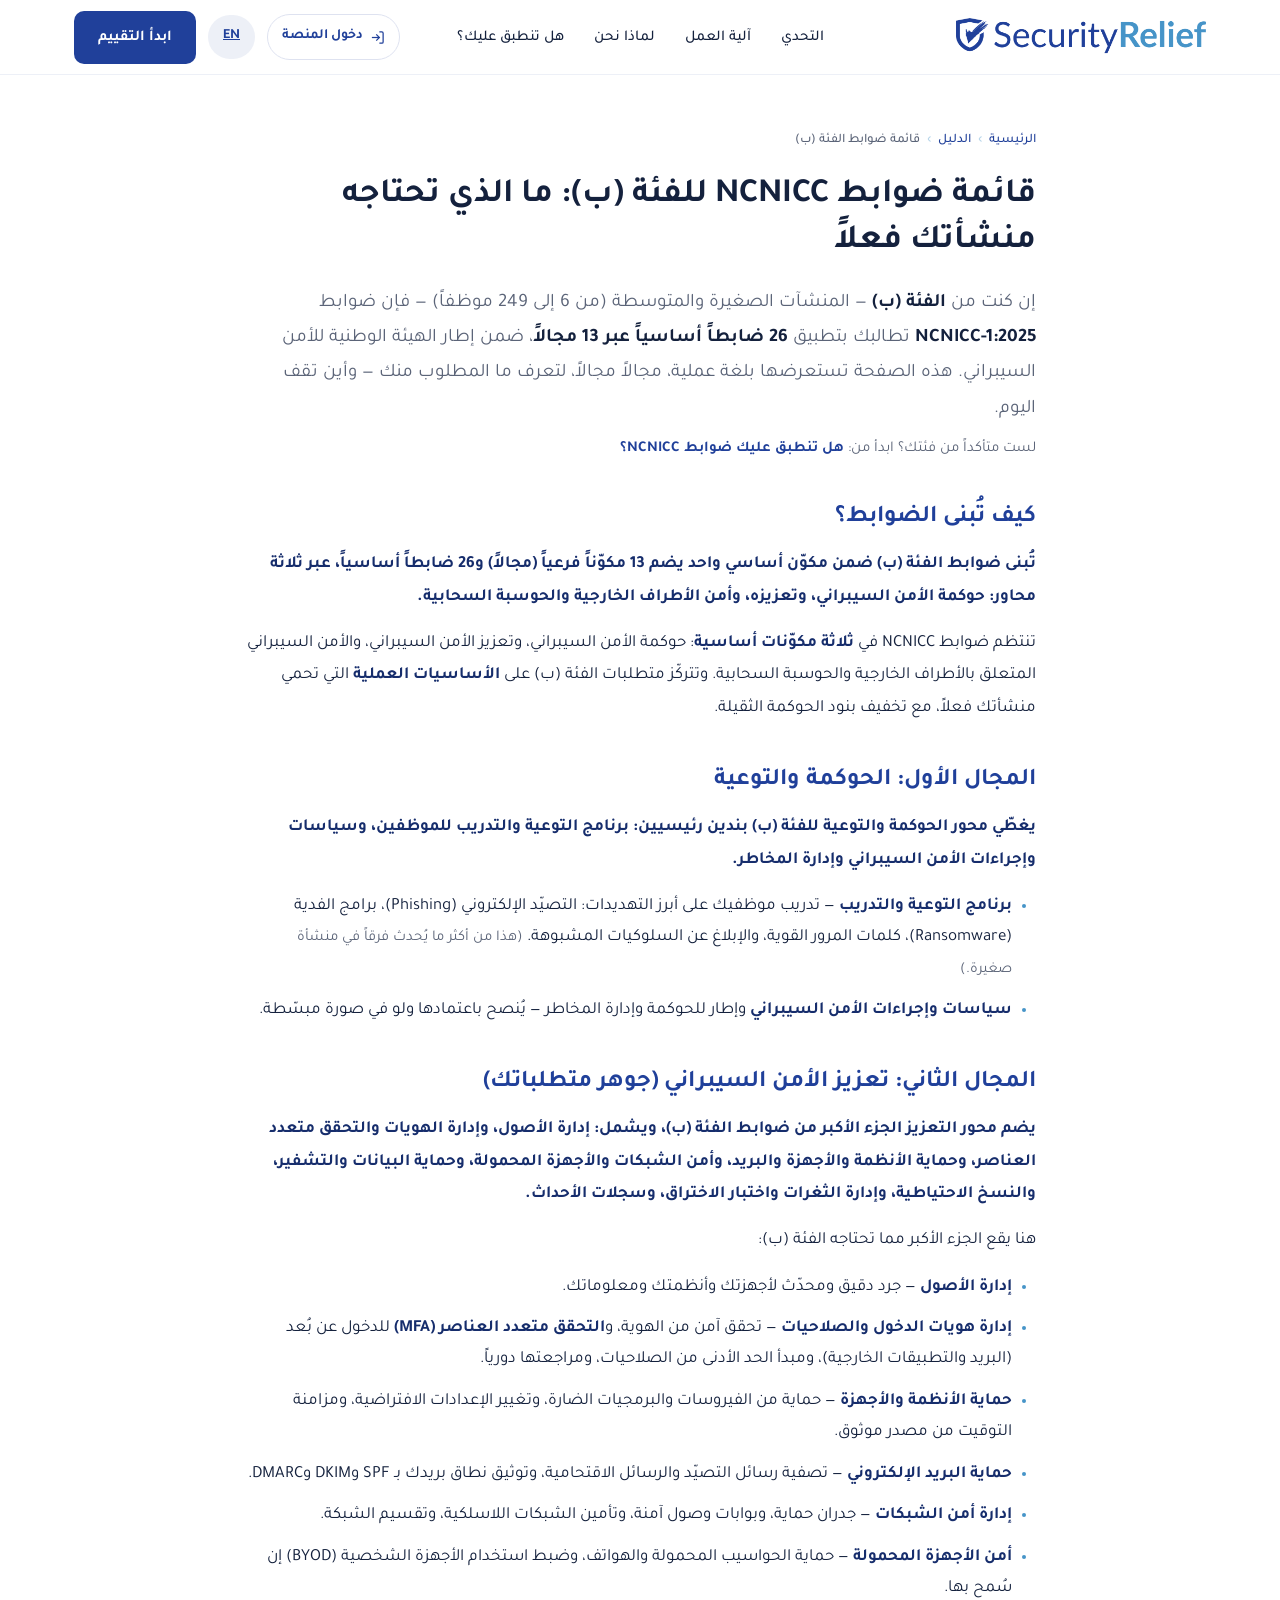
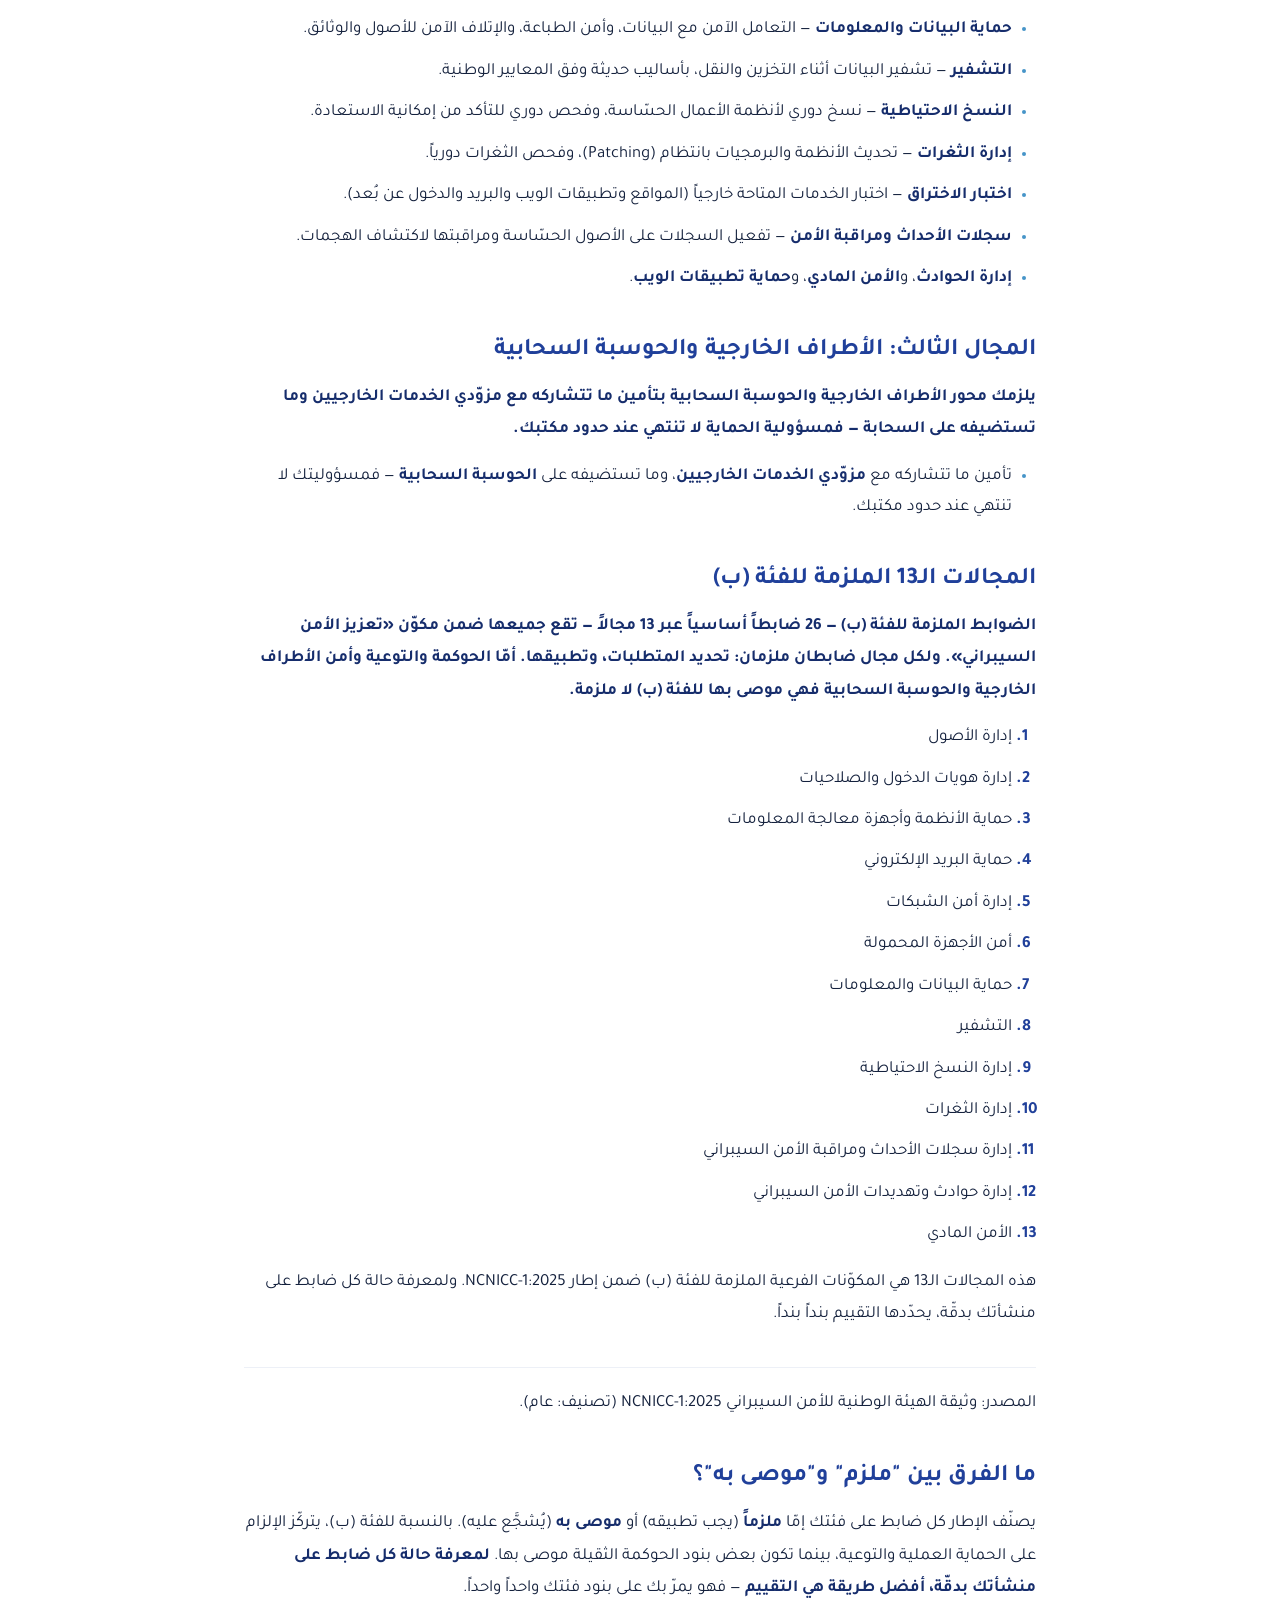
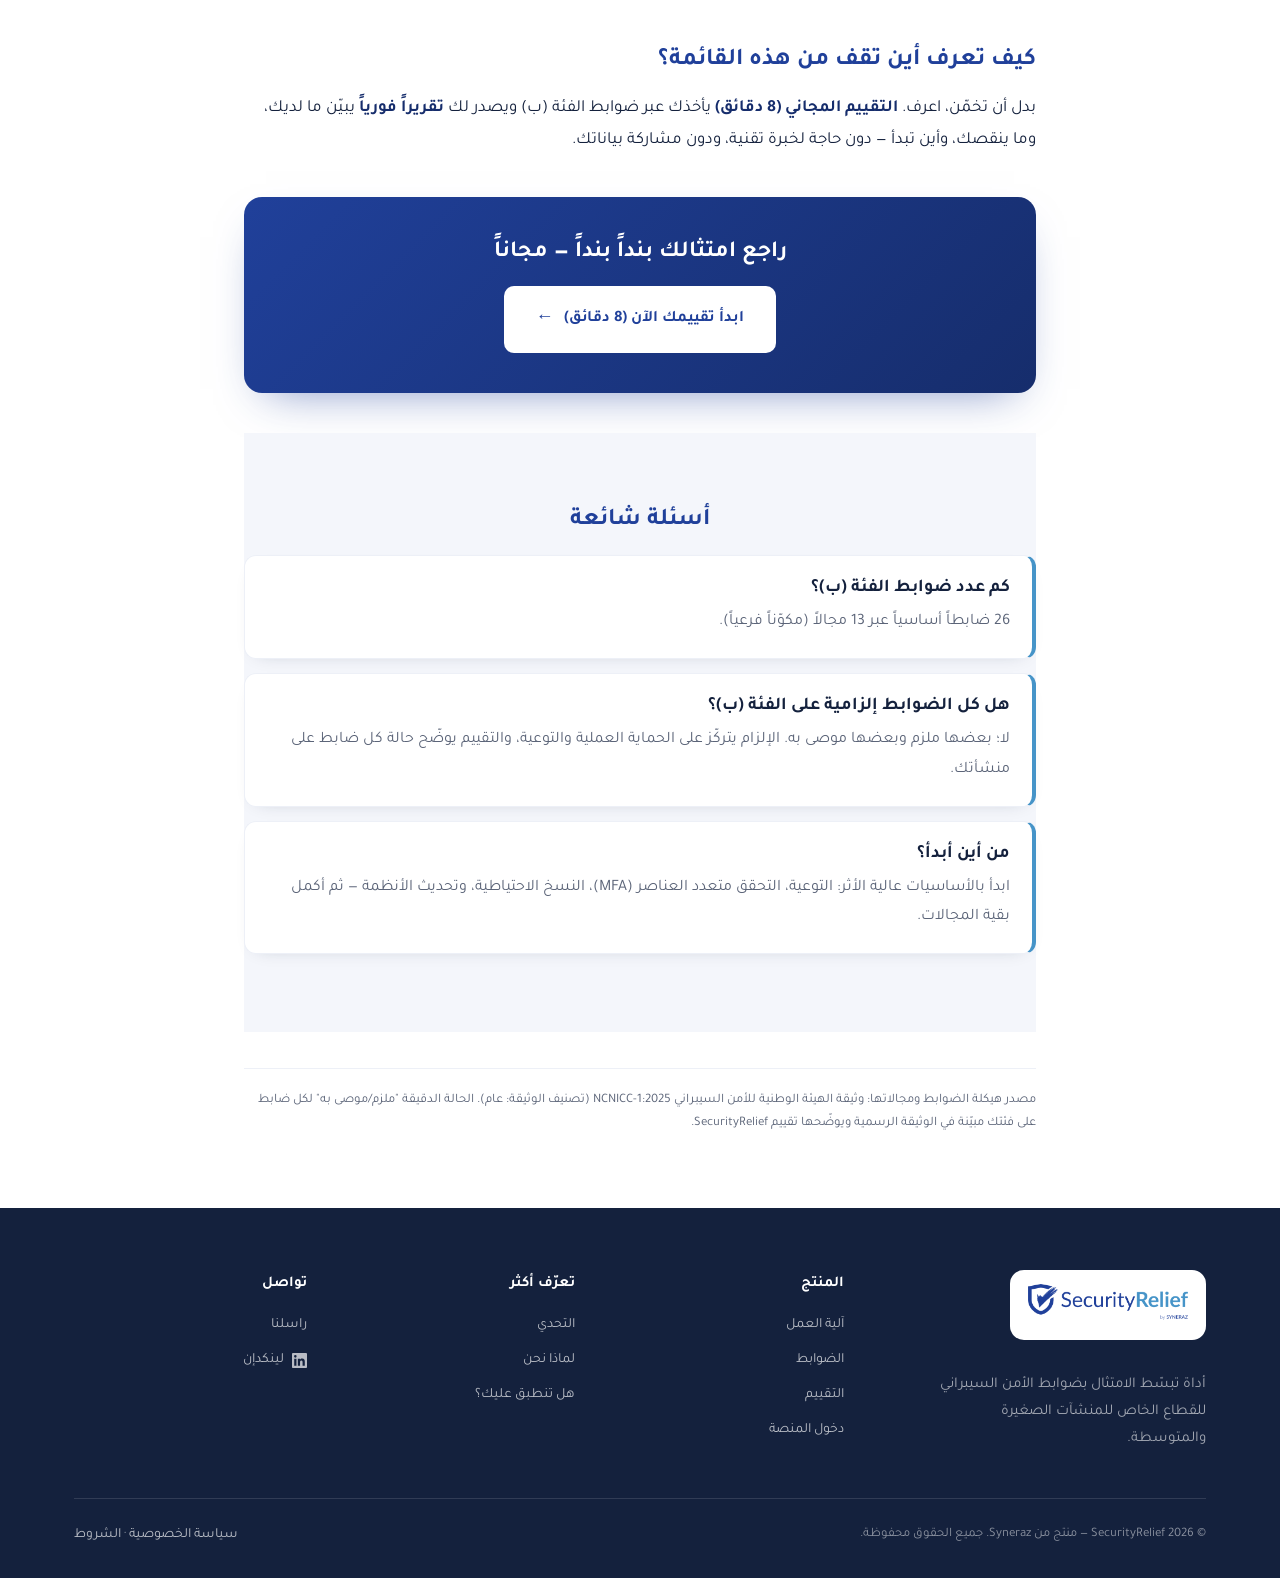
<file: dalil/category-b-controls/index.html>
<!DOCTYPE html><html lang="ar" dir="rtl"><head>
<meta charset="UTF-8">
<meta name="viewport" content="width=device-width, initial-scale=1.0">

<link rel="icon" href="../../assets/img/asset-6b6f8f45.png">
<link rel="preconnect" href="https://fonts.googleapis.com">
<link rel="preconnect" href="https://fonts.gstatic.com" crossorigin="">
<link href="https://fonts.googleapis.com/css2?family=Tajawal:wght@400;500;700&amp;family=Inter:wght@400;500;600;700&amp;family=Quicksand:wght@500;600;700&amp;display=swap" rel="stylesheet">

<title>قائمة ضوابط NCNICC للفئة (ب): ما الذي تحتاجه منشأتك فعلاً | SecurityRelief</title>
<meta name="description" content="دليل عملي لضوابط الأمن السيبراني NCNICC-1:2025 للفئة (ب): 26 ضابطاً عبر 13 مجالاً. راجع ما تحتاجه منشأتك الصغيرة أو المتوسطة، وقيّم امتثالك مجاناً في 8 دقائق.">
<link rel="canonical" href="https://securityrelief.com/dalil/category-b-controls/">
<link rel="alternate" hreflang="ar" href="https://securityrelief.com/dalil/category-b-controls/">
<link rel="alternate" hreflang="en" href="https://securityrelief.com/en/dalil/category-b-controls/">
<link rel="alternate" hreflang="x-default" href="https://securityrelief.com/dalil/category-b-controls/">
<meta property="og:type" content="article">
<meta property="og:site_name" content="SecurityRelief">
<meta property="og:title" content="قائمة ضوابط NCNICC للفئة (ب): ما الذي تحتاجه منشأتك فعلاً | SecurityRelief">
<meta property="og:description" content="دليل عملي لضوابط الأمن السيبراني NCNICC-1:2025 للفئة (ب): 26 ضابطاً عبر 13 مجالاً. راجع ما تحتاجه منشأتك الصغيرة أو المتوسطة، وقيّم امتثالك مجاناً في 8 دقائق.">
<meta property="og:url" content="https://securityrelief.com/dalil/category-b-controls/">
<meta property="og:locale" content="ar_SA">
<meta property="og:image" content="https://securityrelief.com/assets/img/asset-17d05a88.png">
<meta name="twitter:card" content="summary_large_image">
<meta name="twitter:image" content="https://securityrelief.com/assets/img/asset-17d05a88.png">
<link rel="stylesheet" href="../../assets/css/styles.css">

<script type="application/ld+json">
{
  "@context":"https://schema.org",
  "@type":"BreadcrumbList",
  "itemListElement":[
    {"@type":"ListItem","position":1,"name":"الرئيسية","item":"https://securityrelief.com/"},
    {"@type":"ListItem","position":2,"name":"الدليل","item":"https://securityrelief.com/dalil/"},
    {"@type":"ListItem","position":3,"name":"قائمة ضوابط الفئة (ب)","item":"https://securityrelief.com/dalil/category-b-controls/"}
  ]
}
</script>
<script type="application/ld+json">
{
  "@context": "https://schema.org",
  "@type": "FAQPage",
  "mainEntity": [
    {
      "@type": "Question",
      "name": "كم عدد ضوابط الفئة (ب)؟",
      "acceptedAnswer": { "@type": "Answer", "text": "26 ضابطاً أساسياً عبر 13 مجالاً (مكوّناً فرعياً)." }
    },
    {
      "@type": "Question",
      "name": "هل كل الضوابط إلزامية على الفئة (ب)؟",
      "acceptedAnswer": { "@type": "Answer", "text": "لا؛ بعضها ملزم وبعضها موصى به. الإلزام يتركّز على الحماية العملية والتوعية، والتقييم يوضّح حالة كل ضابط على منشأتك." }
    },
    {
      "@type": "Question",
      "name": "من أين أبدأ؟",
      "acceptedAnswer": { "@type": "Answer", "text": "ابدأ بالأساسيات عالية الأثر: التوعية، التحقق متعدد العناصر (MFA)، النسخ الاحتياطية، وتحديث الأنظمة — ثم أكمل بقية المجالات." }
    }
  ]
}
</script>

<style>
/* --- article page (scoped) — reuses global tokens from styles.css --- */
.article{padding:54px 0 72px; background:radial-gradient(900px 480px at 85% -12%, var(--sky-wash) 0%, transparent 58%), #fff}
.article .wrap{max-width:840px}
.breadcrumb{font-size:13px; color:var(--slate); margin-bottom:22px; font-weight:500}
.breadcrumb a{color:var(--royal); text-decoration:none}
.breadcrumb a:hover{text-decoration:underline}
.breadcrumb span{margin:0 7px; color:var(--sky-tint)}
.article h1{font-size:34px; color:var(--ink); margin-bottom:20px; line-height:1.35}
.intro{font-size:19px; color:var(--slate); line-height:1.85; margin-bottom:8px}
.intro strong{color:var(--ink)}
.intro-note{font-size:15px; color:var(--slate); margin-bottom:8px}
.intro-note a{color:var(--royal); font-weight:600; text-decoration:none}
.intro-note a:hover{text-decoration:underline}
.prose h2{font-size:24px; color:var(--royal); margin:40px 0 14px; line-height:1.4}
.prose p{font-size:17px; color:var(--ink); line-height:1.9; margin-bottom:14px}
.prose strong{color:var(--royal-dark)}
.prose ul, .prose ol{margin:0 0 16px; padding-inline-start:24px}
.prose li{font-size:17px; color:var(--ink); line-height:1.85; margin-bottom:10px}
.prose li em{color:var(--slate); font-style:normal; font-size:15px}
.prose ul li::marker{color:var(--sky)}
.prose ol li::marker{color:var(--royal); font-weight:700}
.cta-band{background:linear-gradient(135deg,var(--royal) 0%,var(--royal-dark) 100%); border-radius:18px; padding:40px 36px; text-align:center; margin:40px 0; box-shadow:0 18px 44px -22px rgba(32,64,154,.6)}
.cta-band h3{color:#fff; font-size:23px; margin-bottom:18px}
.cta-band p{color:rgba(255,255,255,.85); font-size:16px; max-width:560px; margin:0 auto 22px}
.cta-band .btn-primary{background:#fff; color:var(--royal)}
.cta-band .btn-primary:hover{background:var(--sky-wash)}
.faq{margin-top:28px}
.faq .qa{background:#fff; border:1px solid var(--wash); border-inline-start:4px solid var(--sky); border-radius:12px; padding:20px 22px; margin-bottom:14px; box-shadow:0 6px 18px -14px rgba(20,33,61,.3)}
.faq .qa h3{font-size:18px; color:var(--ink); margin-bottom:8px}
.faq .qa p{font-size:16px; color:var(--slate); line-height:1.85; margin:0}
.src-note{font-size:13px; color:var(--slate); border-top:1px solid var(--wash); padding-top:20px; margin-top:36px; line-height:1.8}
@media(max-width:680px){
  .article h1{font-size:27px}
  .prose h2{font-size:21px}
}
</style>
</head>
<body>

<header>
  <div class="wrap nav">
    <a class="brand" href="../../"><img src="../../assets/img/asset-17d05a88.png" alt="SecurityRelief"></a>
    <nav class="nav-links">
      <a href="../../#problem">التحدي</a>
      <a href="../../#product">آلية العمل</a>
      <a href="../../#why">لماذا نحن</a>
      <a href="../../#foryou">هل تنطبق عليك؟</a>
    </nav>
    <div class="nav-right">
      <a class="login" href="#" data-portal=""><svg viewBox="0 0 24 24"><path d="M15 3h4a2 2 0 012 2v14a2 2 0 01-2 2h-4"></path><path d="M10 17l5-5-5-5"></path><path d="M15 12H3"></path></svg><span>دخول المنصة</span></a>
      <a class="lang" href="../../en/" hreflang="en" aria-label="English">EN</a>
      <a class="btn btn-primary" href="https://assessment.securityrelief.com/?lang=ar" target="_blank" rel="noopener">ابدأ التقييم</a>
      <button class="menu-btn">☰</button>
    </div>
  </div>
</header>

<main class="article">
  <div class="wrap">
    <nav class="breadcrumb" aria-label="مسار التنقل">
      <a href="../../">الرئيسية</a><span>›</span><a href="../">الدليل</a><span>›</span>قائمة ضوابط الفئة (ب)
    </nav>

    <h1>قائمة ضوابط NCNICC للفئة (ب): ما الذي تحتاجه منشأتك فعلاً</h1>

    <p class="intro">إن كنت من <strong>الفئة (ب)</strong> — المنشآت الصغيرة والمتوسطة (من 6 إلى 249 موظفاً) — فإن ضوابط <strong>NCNICC-1:2025</strong> تطالبك بتطبيق <strong>26 ضابطاً أساسياً عبر 13 مجالاً</strong>، ضمن إطار الهيئة الوطنية للأمن السيبراني. هذه الصفحة تستعرضها بلغة عملية، مجالاً مجالاً، لتعرف ما المطلوب منك — وأين تقف اليوم.</p>
    <p class="intro-note">لست متأكداً من فئتك؟ ابدأ من: <a href="../ncnicc-applicability/">هل تنطبق عليك ضوابط NCNICC؟</a></p>

    <div class="prose">
      <h2>كيف تُبنى الضوابط؟</h2>
      <p><strong>تُبنى ضوابط الفئة (ب) ضمن مكوّن أساسي واحد يضم 13 مكوّناً فرعياً (مجالاً) و26 ضابطاً أساسياً، عبر ثلاثة محاور: حوكمة الأمن السيبراني، وتعزيزه، وأمن الأطراف الخارجية والحوسبة السحابية.</strong></p>
      <p>تنتظم ضوابط NCNICC في <strong>ثلاثة مكوّنات أساسية</strong>: حوكمة الأمن السيبراني، وتعزيز الأمن السيبراني، والأمن السيبراني المتعلق بالأطراف الخارجية والحوسبة السحابية. وتتركّز متطلبات الفئة (ب) على <strong>الأساسيات العملية</strong> التي تحمي منشأتك فعلاً، مع تخفيف بنود الحوكمة الثقيلة.</p>

      <h2>المجال الأول: الحوكمة والتوعية</h2>
      <p><strong>يغطّي محور الحوكمة والتوعية للفئة (ب) بندين رئيسيين: برنامج التوعية والتدريب للموظفين، وسياسات وإجراءات الأمن السيبراني وإدارة المخاطر.</strong></p>
      <ul>
        <li><strong>برنامج التوعية والتدريب</strong> — تدريب موظفيك على أبرز التهديدات: التصيّد الإلكتروني (Phishing)، برامج الفدية (Ransomware)، كلمات المرور القوية، والإبلاغ عن السلوكيات المشبوهة. <em>(هذا من أكثر ما يُحدث فرقاً في منشأة صغيرة.)</em></li>
        <li><strong>سياسات وإجراءات الأمن السيبراني</strong> وإطار للحوكمة وإدارة المخاطر — يُنصح باعتمادها ولو في صورة مبسّطة.</li>
      </ul>

      <h2>المجال الثاني: تعزيز الأمن السيبراني (جوهر متطلباتك)</h2>
      <p><strong>يضم محور التعزيز الجزء الأكبر من ضوابط الفئة (ب)، ويشمل: إدارة الأصول، وإدارة الهويات والتحقق متعدد العناصر، وحماية الأنظمة والأجهزة والبريد، وأمن الشبكات والأجهزة المحمولة، وحماية البيانات والتشفير، والنسخ الاحتياطية، وإدارة الثغرات واختبار الاختراق، وسجلات الأحداث.</strong></p>
      <p>هنا يقع الجزء الأكبر مما تحتاجه الفئة (ب):</p>
      <ul>
        <li><strong>إدارة الأصول</strong> — جرد دقيق ومحدّث لأجهزتك وأنظمتك ومعلوماتك.</li>
        <li><strong>إدارة هويات الدخول والصلاحيات</strong> — تحقق آمن من الهوية، و<strong>التحقق متعدد العناصر (MFA)</strong> للدخول عن بُعد (البريد والتطبيقات الخارجية)، ومبدأ الحد الأدنى من الصلاحيات، ومراجعتها دورياً.</li>
        <li><strong>حماية الأنظمة والأجهزة</strong> — حماية من الفيروسات والبرمجيات الضارة، وتغيير الإعدادات الافتراضية، ومزامنة التوقيت من مصدر موثوق.</li>
        <li><strong>حماية البريد الإلكتروني</strong> — تصفية رسائل التصيّد والرسائل الاقتحامية، وتوثيق نطاق بريدك بـ SPF وDKIM وDMARC.</li>
        <li><strong>إدارة أمن الشبكات</strong> — جدران حماية، وبوابات وصول آمنة، وتأمين الشبكات اللاسلكية، وتقسيم الشبكة.</li>
        <li><strong>أمن الأجهزة المحمولة</strong> — حماية الحواسيب المحمولة والهواتف، وضبط استخدام الأجهزة الشخصية (BYOD) إن سُمح بها.</li>
        <li><strong>حماية البيانات والمعلومات</strong> — التعامل الآمن مع البيانات، وأمن الطباعة، والإتلاف الآمن للأصول والوثائق.</li>
        <li><strong>التشفير</strong> — تشفير البيانات أثناء التخزين والنقل، بأساليب حديثة وفق المعايير الوطنية.</li>
        <li><strong>النسخ الاحتياطية</strong> — نسخ دوري لأنظمة الأعمال الحسّاسة، وفحص دوري للتأكد من إمكانية الاستعادة.</li>
        <li><strong>إدارة الثغرات</strong> — تحديث الأنظمة والبرمجيات بانتظام (Patching)، وفحص الثغرات دورياً.</li>
        <li><strong>اختبار الاختراق</strong> — اختبار الخدمات المتاحة خارجياً (المواقع وتطبيقات الويب والبريد والدخول عن بُعد).</li>
        <li><strong>سجلات الأحداث ومراقبة الأمن</strong> — تفعيل السجلات على الأصول الحسّاسة ومراقبتها لاكتشاف الهجمات.</li>
        <li><strong>إدارة الحوادث</strong>، و<strong>الأمن المادي</strong>، و<strong>حماية تطبيقات الويب</strong>.</li>
      </ul>

      <h2>المجال الثالث: الأطراف الخارجية والحوسبة السحابية</h2>
      <p><strong>يلزمك محور الأطراف الخارجية والحوسبة السحابية بتأمين ما تتشاركه مع مزوّدي الخدمات الخارجيين وما تستضيفه على السحابة — فمسؤولية الحماية لا تنتهي عند حدود مكتبك.</strong></p>
      <ul>
        <li>تأمين ما تتشاركه مع <strong>مزوّدي الخدمات الخارجيين</strong>، وما تستضيفه على <strong>الحوسبة السحابية</strong> — فمسؤوليتك لا تنتهي عند حدود مكتبك.</li>
      </ul>

      <h2>المجالات الـ13 الملزمة للفئة (ب)</h2>
      <p><strong>الضوابط الملزمة للفئة (ب) — 26 ضابطاً أساسياً عبر 13 مجالاً — تقع جميعها ضمن مكوّن «تعزيز الأمن السيبراني». ولكل مجال ضابطان ملزمان: تحديد المتطلبات، وتطبيقها. أمّا الحوكمة والتوعية وأمن الأطراف الخارجية والحوسبة السحابية فهي موصى بها للفئة (ب) لا ملزمة.</strong></p>
      <ol>
        <li>إدارة الأصول</li>
        <li>إدارة هويات الدخول والصلاحيات</li>
        <li>حماية الأنظمة وأجهزة معالجة المعلومات</li>
        <li>حماية البريد الإلكتروني</li>
        <li>إدارة أمن الشبكات</li>
        <li>أمن الأجهزة المحمولة</li>
        <li>حماية البيانات والمعلومات</li>
        <li>التشفير</li>
        <li>إدارة النسخ الاحتياطية</li>
        <li>إدارة الثغرات</li>
        <li>إدارة سجلات الأحداث ومراقبة الأمن السيبراني</li>
        <li>إدارة حوادث وتهديدات الأمن السيبراني</li>
        <li>الأمن المادي</li>
      </ol>
      <p>هذه المجالات الـ13 هي المكوّنات الفرعية الملزمة للفئة (ب) ضمن إطار NCNICC-1:2025. ولمعرفة حالة كل ضابط على منشأتك بدقّة، يحدّدها التقييم بنداً بنداً.</p>
      <p class="src-note">المصدر: وثيقة الهيئة الوطنية للأمن السيبراني NCNICC-1:2025 (تصنيف: عام).</p>

      <h2>ما الفرق بين "ملزم" و"موصى به"؟</h2>
      <p>يصنّف الإطار كل ضابط على فئتك إمّا <strong>ملزماً</strong> (يجب تطبيقه) أو <strong>موصى به</strong> (يُشجَّع عليه). بالنسبة للفئة (ب)، يتركّز الإلزام على الحماية العملية والتوعية، بينما تكون بعض بنود الحوكمة الثقيلة موصى بها. <strong>لمعرفة حالة كل ضابط على منشأتك بدقّة، أفضل طريقة هي التقييم</strong> — فهو يمرّ بك على بنود فئتك واحداً واحداً.</p>

      <h2>كيف تعرف أين تقف من هذه القائمة؟</h2>
      <p>بدل أن تخمّن، اعرف. <strong>التقييم المجاني (8 دقائق)</strong> يأخذك عبر ضوابط الفئة (ب) ويصدر لك <strong>تقريراً فورياً</strong> يبيّن ما لديك، وما ينقصك، وأين تبدأ — دون حاجة لخبرة تقنية، ودون مشاركة بياناتك.</p>
    </div>

    <div class="cta-band">
      <h3>راجع امتثالك بنداً بنداً — مجاناً</h3>
      <a class="btn btn-primary" href="https://assessment.securityrelief.com/?lang=ar" target="_blank" rel="noopener"><span>ابدأ تقييمك الآن (8 دقائق)</span> <span class="arw">→</span></a>
    </div>

    <div class="faq">
      <h2 class="prose" style="font-size:24px;color:var(--royal);margin:8px 0 18px">أسئلة شائعة</h2>
      <div class="qa">
        <h3>كم عدد ضوابط الفئة (ب)؟</h3>
        <p>26 ضابطاً أساسياً عبر 13 مجالاً (مكوّناً فرعياً).</p>
      </div>
      <div class="qa">
        <h3>هل كل الضوابط إلزامية على الفئة (ب)؟</h3>
        <p>لا؛ بعضها ملزم وبعضها موصى به. الإلزام يتركّز على الحماية العملية والتوعية، والتقييم يوضّح حالة كل ضابط على منشأتك.</p>
      </div>
      <div class="qa">
        <h3>من أين أبدأ؟</h3>
        <p>ابدأ بالأساسيات عالية الأثر: التوعية، التحقق متعدد العناصر (MFA)، النسخ الاحتياطية، وتحديث الأنظمة — ثم أكمل بقية المجالات.</p>
      </div>
    </div>

    <p class="src-note">مصدر هيكلة الضوابط ومجالاتها: وثيقة الهيئة الوطنية للأمن السيبراني NCNICC-1:2025 (تصنيف الوثيقة: عام). الحالة الدقيقة "ملزم/موصى به" لكل ضابط على فئتك مبيّنة في الوثيقة الرسمية ويوضّحها تقييم SecurityRelief.</p>
  </div>
</main>

<footer>
  <div class="wrap">
    <div class="foot-grid">
      <div>
        <span class="foot-logo"><img src="../../assets/img/asset-ec9160c1.png" alt="SecurityRelief by Syneraz"></span>
        <p class="foot-promise">أداة تبسّط الامتثال بضوابط الأمن السيبراني للقطاع الخاص للمنشآت الصغيرة والمتوسطة.</p>
      </div>
      <div>
        <h4>المنتج</h4>
        <a href="../../#product">آلية العمل</a>
        <a href="../../#reg">الضوابط</a>
        <a href="https://assessment.securityrelief.com/?lang=ar">التقييم</a>
        <a href="#" data-portal="">دخول المنصة</a>
      </div>
      <div>
        <h4>تعرّف أكثر</h4>
        <a href="../../#problem">التحدي</a>
        <a href="../../#why">لماذا نحن</a>
        <a href="../../#foryou">هل تنطبق عليك؟</a>
      </div>
      <div>
        <h4>تواصل</h4>
        <a href="mailto:info@Syneraz.com">راسلنا</a>
        <a class="li-link" href="https://www.linkedin.com/company/securityrelief/" target="_blank" rel="noopener"><svg class="li-ic" viewBox="0 0 24 24" fill="currentColor" aria-hidden="true"><path d="M20.45 20.45h-3.56v-5.57c0-1.33-.02-3.04-1.85-3.04-1.85 0-2.13 1.45-2.13 2.94v5.67H9.35V9h3.41v1.56h.05c.48-.9 1.64-1.85 3.37-1.85 3.6 0 4.27 2.37 4.27 5.45v6.29zM5.34 7.43a2.06 2.06 0 110-4.12 2.06 2.06 0 010 4.12zM7.12 20.45H3.56V9h3.56v11.45zM22.22 0H1.77C.79 0 0 .77 0 1.72v20.56C0 23.23.79 24 1.77 24h20.45c.98 0 1.78-.77 1.78-1.72V1.72C24 .77 23.2 0 22.22 0z"></path></svg><span>لينكدإن</span></a>
      </div>
    </div>
    <div class="foot-bottom">
      <span>© 2026 SecurityRelief — منتج من Syneraz. جميع الحقوق محفوظة.</span>
      <span><a href="/privacy/" style="display:inline">سياسة الخصوصية</a> · <a href="#" data-legal="" style="display:inline">الشروط</a></span>
    </div>
  </div>
</footer>

<!-- PORTAL "COMING SOON" MODAL — triggered by [data-portal] links -->
<div class="modal-overlay" id="portalModal" role="dialog" aria-modal="true" aria-labelledby="portalTitle">
  <div class="modal">
    <button class="mclose" data-close="" aria-label="إغلاق">×</button>
    <div class="micon" aria-hidden="true"><svg viewBox="0 0 24 24"><circle cx="12" cy="12" r="9"></circle><path d="M12 7v5l3 2"></path></svg></div>
    <h3 id="portalTitle">المنصة قريباً</h3>
    <p>منصة المعالجة الكاملة ستكون متاحة قريباً. ابدأ بتقييم منشأتك الآن، وكن ضمن أول 50 منشأة لتحصل على عرض الانطلاق المبكر.</p>
    <a class="btn btn-primary" href="https://assessment.securityrelief.com/?lang=ar" target="_blank" rel="noopener">ابدأ التقييم وسجّل الآن</a>
    <button class="mlink" data-close="">إغلاق</button>
  </div>
</div>

<!-- LEGAL MODAL (privacy + terms) — DRAFT, pending review -->
<div class="modal-overlay" id="legalModal" role="dialog" aria-modal="true" aria-labelledby="legalTitle">
  <div class="modal modal-legal">
    <button class="mclose" data-close="" aria-label="إغلاق">×</button>
    <h3 id="legalTitle">سياسة الخصوصية والشروط</h3>
    <div class="legal-date">آخر تحديث: مسودة — قيد الإعداد</div>

    <div class="legal-sec">
      <h4>سياسة الخصوصية</h4>
      <ul>
        <li>المعلومات التي نجمعها: الاسم، والبريد الإلكتروني، واسم المنشأة، وإجاباتك في التقييم، إضافةً إلى بيانات استخدام تقنية أساسية.</li>
        <li>كيف نستخدمها: لتقديم التقييم وتقريره، والتواصل معك بخصوص خدمتنا، وتحسين الأداة.</li>
        <li>أساس المعالجة: نعالج بياناتك بموافقتك ولتقديم الخدمة التي طلبتها.</li>
        <li>المشاركة: لا نبيع بياناتك، ولا نشاركها مع أطراف خارجية إلا بالقدر اللازم لتشغيل الخدمة أو بموجب التزام نظامي.</li>
        <li>الأمن والاحتفاظ: نحمي بياناتك بإجراءات تقنية وتنظيمية مناسبة، ونحتفظ بها للمدة اللازمة للغرض الذي جُمعت من أجله فقط.</li>
        <li>حقوقك: لك الوصول إلى بياناتك وتصحيحها وحذفها وفق نظام حماية البيانات الشخصية (PDPL) في المملكة.</li>
        <li>ملفات الارتباط: قد نستخدم ملفات ارتباط أساسية وأدوات تحليل لتحسين تجربة الموقع.</li>
        <li>التواصل: لأي طلب يخص بياناتك، راسلنا على info@Syneraz.com.</li>
      </ul>
    </div>

    <div class="legal-sec">
      <h4>الشروط والأحكام</h4>
      <ul>
        <li>قبول الشروط: باستخدامك الموقع والأداة فإنك توافق على هذه الشروط.</li>
        <li>طبيعة الخدمة: SecurityRelief أداة تقييم ذاتي تساعدك على معرفة وضعك ومعالجته — وليست استشارة قانونية ولا شهادة امتثال رسمية، وتبقى مسؤولية الامتثال على المنشأة.</li>
        <li>الاستخدام المقبول: استخدم الأداة لمنشأتك بمعلومات صحيحة، ولا تُسئ استخدامها أو تحاول الإضرار بالخدمة.</li>
        <li>الملكية الفكرية: الأداة ومحتوى الموقع والعلامة التجارية مملوكة لشركة Syneraz.</li>
        <li>إخلاء المسؤولية: نقدّم الخدمة «كما هي» دون ضمانات، ولا نتحمل مسؤولية أي خسائر ناتجة عن الاعتماد الكلي على نتائج التقييم وحدها.</li>
        <li>العروض والأسعار: العروض (مثل عرض الانطلاق المبكر) والأسعار قابلة للتغيير قبل الإطلاق.</li>
        <li>النظام المُطبّق: تخضع هذه الشروط لأنظمة المملكة العربية السعودية.</li>
        <li>التعديلات: قد نُحدّث هذه الشروط، وسننشر أي تغييرات على هذه الصفحة.</li>
      </ul>
    </div>

    <div class="legal-note">هذه مسودة أولية للنقاط الشائعة، وليست نصاً قانونياً نهائياً — تخضع للمراجعة قبل الإطلاق.</div>
    <button class="mlink" data-close="">إغلاق</button>
  </div>
</div>

<script src="../../assets/js/site.js" defer=""></script>
</body></html>
</file>
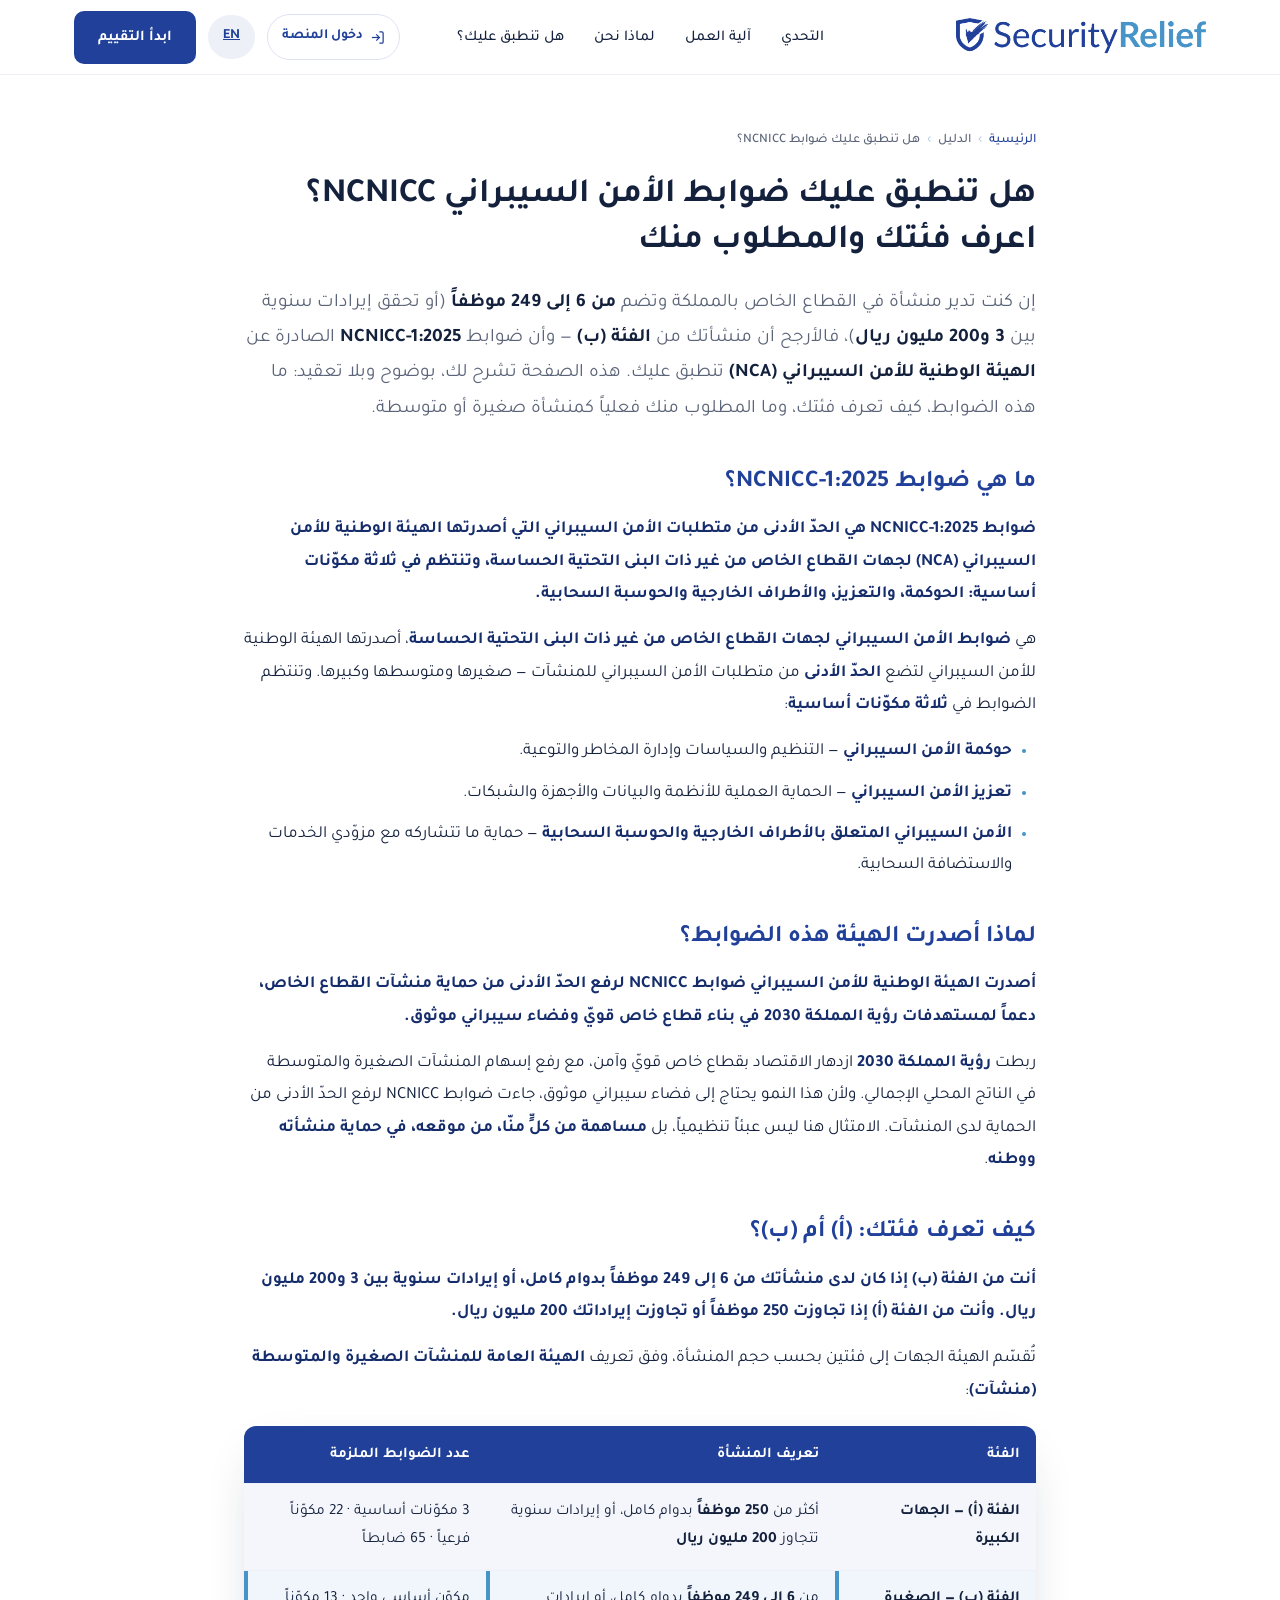
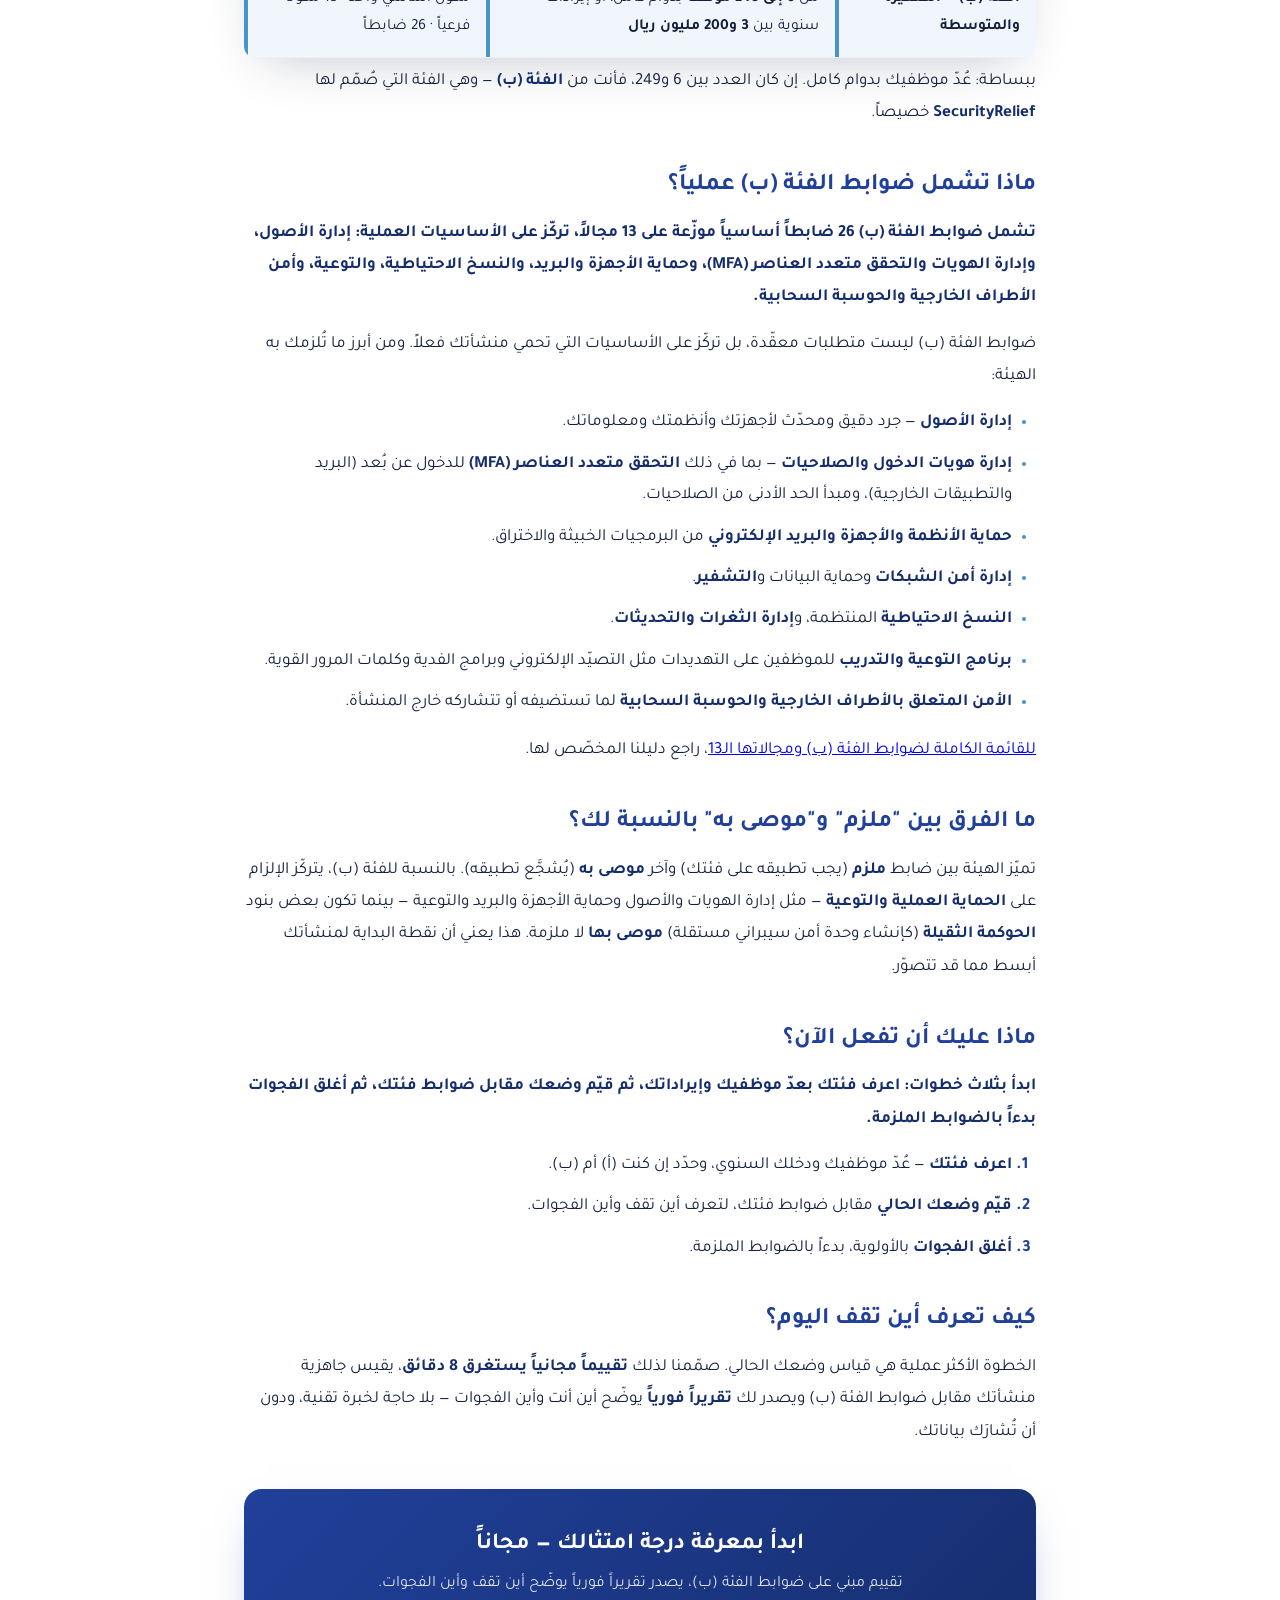
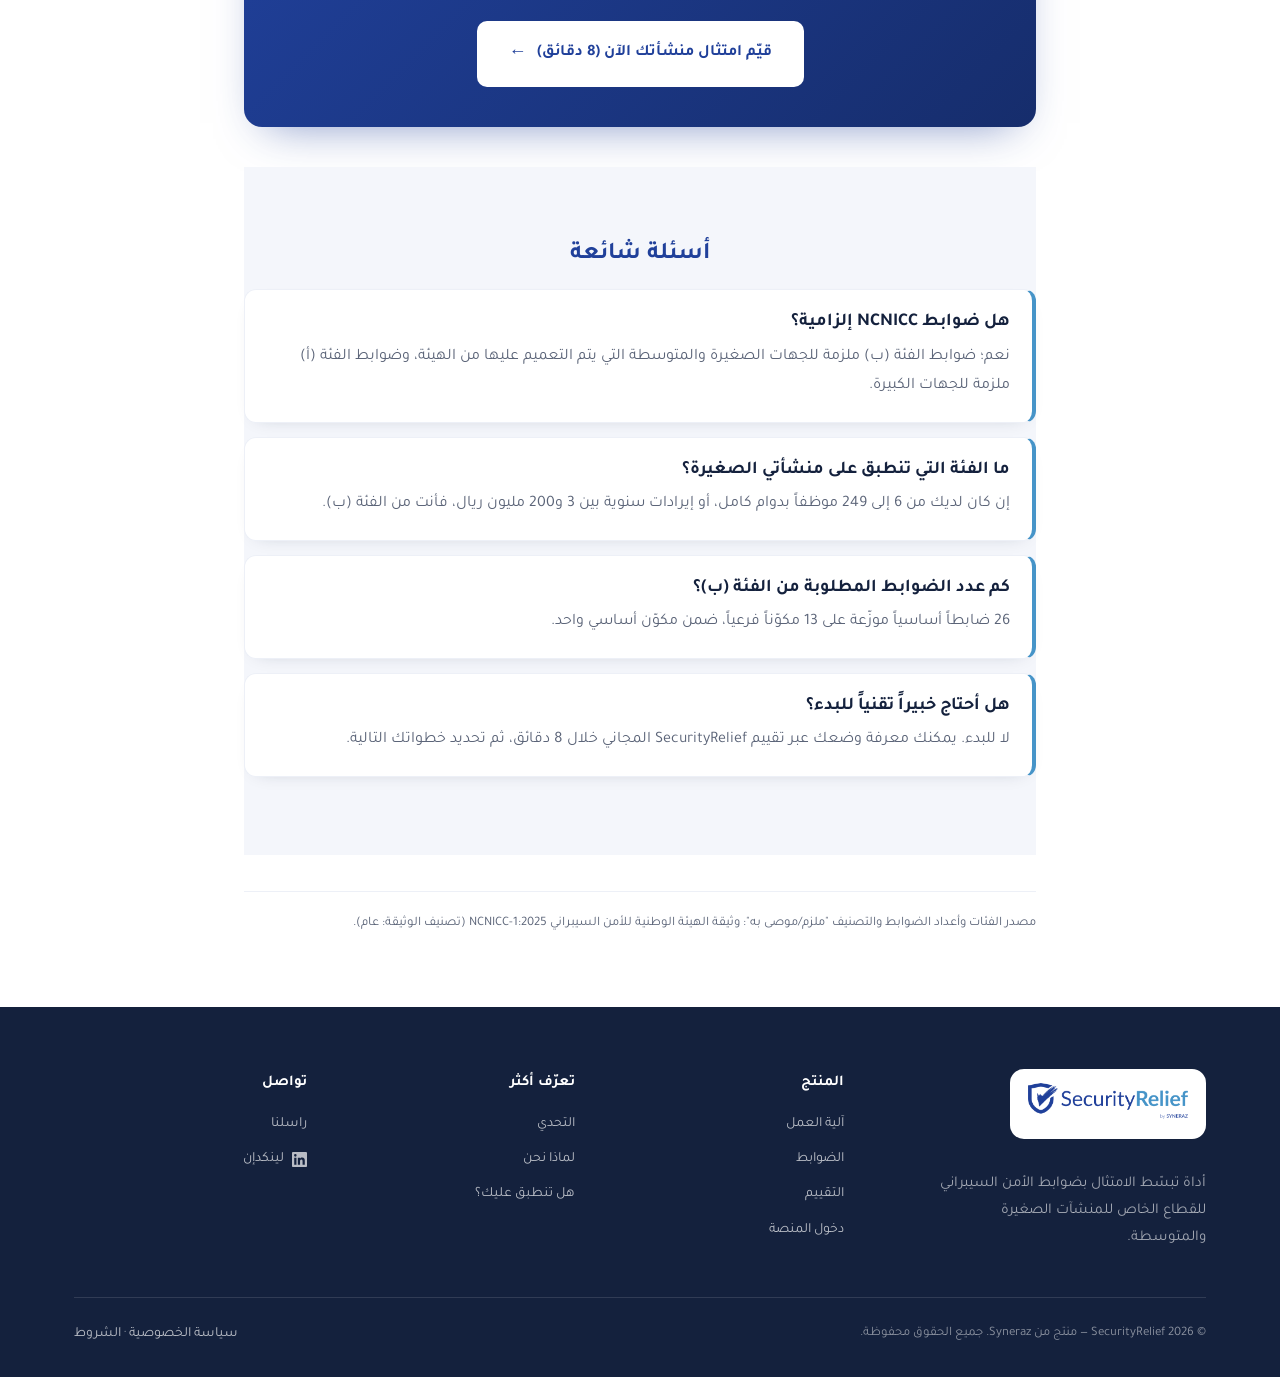
<file: dalil/ncnicc-applicability/index.html>
<!DOCTYPE html><html lang="ar" dir="rtl"><head>
<meta charset="UTF-8">
<meta name="viewport" content="width=device-width, initial-scale=1.0">

<link rel="icon" href="../../assets/img/asset-6b6f8f45.png">
<link rel="preconnect" href="https://fonts.googleapis.com">
<link rel="preconnect" href="https://fonts.gstatic.com" crossorigin="">
<link href="https://fonts.googleapis.com/css2?family=Tajawal:wght@400;500;700&amp;family=Inter:wght@400;500;600;700&amp;family=Quicksand:wght@500;600;700&amp;display=swap" rel="stylesheet">

<title>هل تنطبق عليك ضوابط NCNICC؟ اعرف فئتك (أ أم ب) والمطلوب منك | SecurityRelief</title>
<meta name="description" content="ضوابط NCNICC-1:2025 من الهيئة الوطنية للأمن السيبراني تنطبق على القطاع الخاص. اعرف هل أنت فئة (أ) أم (ب)، ماذا يلزمك فعلياً، وقيّم امتثالك مجاناً في 8 دقائق.">
<link rel="canonical" href="https://securityrelief.com/dalil/ncnicc-applicability/">
<link rel="alternate" hreflang="ar" href="https://securityrelief.com/dalil/ncnicc-applicability/">
<link rel="alternate" hreflang="en" href="https://securityrelief.com/en/dalil/ncnicc-applicability/">
<link rel="alternate" hreflang="x-default" href="https://securityrelief.com/dalil/ncnicc-applicability/">
<meta property="og:type" content="article">
<meta property="og:site_name" content="SecurityRelief">
<meta property="og:title" content="هل تنطبق عليك ضوابط NCNICC؟ اعرف فئتك (أ أم ب) والمطلوب منك | SecurityRelief">
<meta property="og:description" content="ضوابط NCNICC-1:2025 من الهيئة الوطنية للأمن السيبراني تنطبق على القطاع الخاص. اعرف هل أنت فئة (أ) أم (ب)، ماذا يلزمك فعلياً، وقيّم امتثالك مجاناً في 8 دقائق.">
<meta property="og:url" content="https://securityrelief.com/dalil/ncnicc-applicability/">
<meta property="og:locale" content="ar_SA">
<meta property="og:image" content="https://securityrelief.com/assets/img/asset-17d05a88.png">
<meta name="twitter:card" content="summary_large_image">
<meta name="twitter:image" content="https://securityrelief.com/assets/img/asset-17d05a88.png">
<link rel="stylesheet" href="../../assets/css/styles.css">

<script type="application/ld+json">
{
  "@context":"https://schema.org",
  "@type":"BreadcrumbList",
  "itemListElement":[
    {"@type":"ListItem","position":1,"name":"الرئيسية","item":"https://securityrelief.com/"},
    {"@type":"ListItem","position":2,"name":"الدليل","item":"https://securityrelief.com/dalil/"},
    {"@type":"ListItem","position":3,"name":"هل تنطبق عليك ضوابط NCNICC؟","item":"https://securityrelief.com/dalil/ncnicc-applicability/"}
  ]
}
</script>
<script type="application/ld+json">
{
  "@context": "https://schema.org",
  "@type": "FAQPage",
  "mainEntity": [
    {
      "@type": "Question",
      "name": "هل ضوابط NCNICC إلزامية؟",
      "acceptedAnswer": { "@type": "Answer", "text": "نعم؛ ضوابط الفئة (ب) ملزمة للجهات الصغيرة والمتوسطة التي يتم التعميم عليها من الهيئة، وضوابط الفئة (أ) ملزمة للجهات الكبيرة." }
    },
    {
      "@type": "Question",
      "name": "ما الفئة التي تنطبق على منشأتي الصغيرة؟",
      "acceptedAnswer": { "@type": "Answer", "text": "إن كان لديك من 6 إلى 249 موظفاً بدوام كامل، أو إيرادات سنوية بين 3 و200 مليون ريال، فأنت من الفئة (ب)." }
    },
    {
      "@type": "Question",
      "name": "كم عدد الضوابط المطلوبة من الفئة (ب)؟",
      "acceptedAnswer": { "@type": "Answer", "text": "26 ضابطاً أساسياً موزّعة على 13 مكوّناً فرعياً، ضمن مكوّن أساسي واحد." }
    },
    {
      "@type": "Question",
      "name": "هل أحتاج خبيراً تقنياً للبدء؟",
      "acceptedAnswer": { "@type": "Answer", "text": "لا للبدء. يمكنك معرفة وضعك عبر تقييم SecurityRelief المجاني خلال 8 دقائق، ثم تحديد خطواتك التالية." }
    }
  ]
}
</script>

<style>
/* --- article page (scoped) — reuses global tokens from styles.css --- */
.article{padding:54px 0 72px; background:radial-gradient(900px 480px at 85% -12%, var(--sky-wash) 0%, transparent 58%), #fff}
.article .wrap{max-width:840px}
.breadcrumb{font-size:13px; color:var(--slate); margin-bottom:22px; font-weight:500}
.breadcrumb a{color:var(--royal); text-decoration:none}
.breadcrumb a:hover{text-decoration:underline}
.breadcrumb span{margin:0 7px; color:var(--sky-tint)}
.article h1{font-size:34px; color:var(--ink); margin-bottom:20px; line-height:1.35}
.intro{font-size:19px; color:var(--slate); line-height:1.85; margin-bottom:8px}
.intro strong{color:var(--ink)}
.prose h2{font-size:24px; color:var(--royal); margin:40px 0 14px; line-height:1.4}
.prose p{font-size:17px; color:var(--ink); line-height:1.9; margin-bottom:14px}
.prose strong{color:var(--royal-dark)}
.prose ul, .prose ol{margin:0 0 16px; padding-inline-start:24px}
.prose li{font-size:17px; color:var(--ink); line-height:1.85; margin-bottom:10px}
.prose ul li::marker{color:var(--sky)}
.prose ol li::marker{color:var(--royal); font-weight:700}
.cat-table{width:100%; border-collapse:collapse; margin:18px 0 8px; font-size:15.5px; box-shadow:var(--shadow); border-radius:12px; overflow:hidden}
.cat-table th, .cat-table td{padding:15px 16px; text-align:start; border-bottom:1px solid var(--wash); vertical-align:top}
.cat-table thead th{background:var(--royal); color:#fff; font-weight:700; font-size:15px}
.cat-table tbody tr:nth-child(1) td{background:var(--cloud)}
.cat-table tbody tr.cat-b td{background:var(--sky-wash); box-shadow:inset 4px 0 0 var(--sky)}
.cat-table td strong{color:var(--ink)}
.cta-band{background:linear-gradient(135deg,var(--royal) 0%,var(--royal-dark) 100%); border-radius:18px; padding:40px 36px; text-align:center; margin:40px 0; box-shadow:0 18px 44px -22px rgba(32,64,154,.6)}
.cta-band h3{color:#fff; font-size:23px; margin-bottom:10px}
.cta-band p{color:rgba(255,255,255,.85); font-size:16px; max-width:560px; margin:0 auto 22px}
.cta-band .btn-primary{background:#fff; color:var(--royal)}
.cta-band .btn-primary:hover{background:var(--sky-wash)}
.cta-band .discount{display:inline-block; margin-top:18px; font-size:14px; color:var(--sky-tint); font-weight:700}
.faq{margin-top:28px}
.faq .qa{background:#fff; border:1px solid var(--wash); border-inline-start:4px solid var(--sky); border-radius:12px; padding:20px 22px; margin-bottom:14px; box-shadow:0 6px 18px -14px rgba(20,33,61,.3)}
.faq .qa h3{font-size:18px; color:var(--ink); margin-bottom:8px}
.faq .qa p{font-size:16px; color:var(--slate); line-height:1.85; margin:0}
.src-note{font-size:13px; color:var(--slate); border-top:1px solid var(--wash); padding-top:20px; margin-top:36px; line-height:1.8}
@media(max-width:680px){
  .article h1{font-size:27px}
  .prose h2{font-size:21px}
  .cat-table{font-size:13.5px}
  .cat-table th, .cat-table td{padding:11px 12px}
}
</style>
</head>
<body>

<header>
  <div class="wrap nav">
    <a class="brand" href="../../"><img src="../../assets/img/asset-17d05a88.png" alt="SecurityRelief"></a>
    <nav class="nav-links">
      <a href="../../#problem">التحدي</a>
      <a href="../../#product">آلية العمل</a>
      <a href="../../#why">لماذا نحن</a>
      <a href="../../#foryou">هل تنطبق عليك؟</a>
    </nav>
    <div class="nav-right">
      <a class="login" href="#" data-portal=""><svg viewBox="0 0 24 24"><path d="M15 3h4a2 2 0 012 2v14a2 2 0 01-2 2h-4"></path><path d="M10 17l5-5-5-5"></path><path d="M15 12H3"></path></svg><span>دخول المنصة</span></a>
      <a class="lang" href="../../en/" hreflang="en" aria-label="English">EN</a>
      <a class="btn btn-primary" href="https://assessment.securityrelief.com/?lang=ar" target="_blank" rel="noopener">ابدأ التقييم</a>
      <button class="menu-btn">☰</button>
    </div>
  </div>
</header>

<main class="article">
  <div class="wrap">
    <nav class="breadcrumb" aria-label="مسار التنقل">
      <a href="../../">الرئيسية</a><span>›</span>الدليل<span>›</span>هل تنطبق عليك ضوابط NCNICC؟
    </nav>

    <h1>هل تنطبق عليك ضوابط الأمن السيبراني NCNICC؟ اعرف فئتك والمطلوب منك</h1>

    <p class="intro">إن كنت تدير منشأة في القطاع الخاص بالمملكة وتضم <strong>من 6 إلى 249 موظفاً</strong> (أو تحقق إيرادات سنوية بين <strong>3 و200 مليون ريال</strong>)، فالأرجح أن منشأتك من <strong>الفئة (ب)</strong> — وأن ضوابط <strong>NCNICC-1:2025</strong> الصادرة عن <strong>الهيئة الوطنية للأمن السيبراني (NCA)</strong> تنطبق عليك. هذه الصفحة تشرح لك، بوضوح وبلا تعقيد: ما هذه الضوابط، كيف تعرف فئتك، وما المطلوب منك فعلياً كمنشأة صغيرة أو متوسطة.</p>

    <div class="prose">
      <h2>ما هي ضوابط NCNICC-1:2025؟</h2>
      <p><strong>ضوابط NCNICC-1:2025 هي الحدّ الأدنى من متطلبات الأمن السيبراني التي أصدرتها الهيئة الوطنية للأمن السيبراني (NCA) لجهات القطاع الخاص من غير ذات البنى التحتية الحساسة، وتنتظم في ثلاثة مكوّنات أساسية: الحوكمة، والتعزيز، والأطراف الخارجية والحوسبة السحابية.</strong></p>
      <p>هي <strong>ضوابط الأمن السيبراني لجهات القطاع الخاص من غير ذات البنى التحتية الحساسة</strong>، أصدرتها الهيئة الوطنية للأمن السيبراني لتضع <strong>الحدّ الأدنى</strong> من متطلبات الأمن السيبراني للمنشآت — صغيرها ومتوسطها وكبيرها. وتنتظم الضوابط في <strong>ثلاثة مكوّنات أساسية</strong>:</p>
      <ul>
        <li><strong>حوكمة الأمن السيبراني</strong> — التنظيم والسياسات وإدارة المخاطر والتوعية.</li>
        <li><strong>تعزيز الأمن السيبراني</strong> — الحماية العملية للأنظمة والبيانات والأجهزة والشبكات.</li>
        <li><strong>الأمن السيبراني المتعلق بالأطراف الخارجية والحوسبة السحابية</strong> — حماية ما تتشاركه مع مزوّدي الخدمات والاستضافة السحابية.</li>
      </ul>

      <h2>لماذا أصدرت الهيئة هذه الضوابط؟</h2>
      <p><strong>أصدرت الهيئة الوطنية للأمن السيبراني ضوابط NCNICC لرفع الحدّ الأدنى من حماية منشآت القطاع الخاص، دعماً لمستهدفات رؤية المملكة 2030 في بناء قطاع خاص قويّ وفضاء سيبراني موثوق.</strong></p>
      <p>ربطت <strong>رؤية المملكة 2030</strong> ازدهار الاقتصاد بقطاع خاص قويّ وآمن، مع رفع إسهام المنشآت الصغيرة والمتوسطة في الناتج المحلي الإجمالي. ولأن هذا النمو يحتاج إلى فضاء سيبراني موثوق، جاءت ضوابط NCNICC لرفع الحدّ الأدنى من الحماية لدى المنشآت. الامتثال هنا ليس عبئاً تنظيمياً، بل <strong>مساهمة من كلٍّ منّا، من موقعه، في حماية منشأته ووطنه</strong>.</p>

      <h2>كيف تعرف فئتك: (أ) أم (ب)؟</h2>
      <p><strong>أنت من الفئة (ب) إذا كان لدى منشأتك من 6 إلى 249 موظفاً بدوام كامل، أو إيرادات سنوية بين 3 و200 مليون ريال. وأنت من الفئة (أ) إذا تجاوزت 250 موظفاً أو تجاوزت إيراداتك 200 مليون ريال.</strong></p>
      <p>تُقسّم الهيئة الجهات إلى فئتين بحسب حجم المنشأة، وفق تعريف <strong>الهيئة العامة للمنشآت الصغيرة والمتوسطة (منشآت)</strong>:</p>
      <table class="cat-table">
        <thead>
          <tr>
            <th>الفئة</th>
            <th>تعريف المنشأة</th>
            <th>عدد الضوابط الملزمة</th>
          </tr>
        </thead>
        <tbody>
          <tr>
            <td><strong>الفئة (أ) — الجهات الكبيرة</strong></td>
            <td>أكثر من <strong>250 موظفاً</strong> بدوام كامل، أو إيرادات سنوية تتجاوز <strong>200 مليون ريال</strong></td>
            <td>3 مكوّنات أساسية · 22 مكوّناً فرعياً · 65 ضابطاً</td>
          </tr>
          <tr class="cat-b">
            <td><strong>الفئة (ب) — الصغيرة والمتوسطة</strong></td>
            <td>من <strong>6 إلى 249 موظفاً</strong> بدوام كامل، أو إيرادات سنوية بين <strong>3 و200 مليون ريال</strong></td>
            <td>مكوّن أساسي واحد · 13 مكوّناً فرعياً · 26 ضابطاً</td>
          </tr>
        </tbody>
      </table>
      <p>ببساطة: عُدّ موظفيك بدوام كامل. إن كان العدد بين 6 و249، فأنت من <strong>الفئة (ب)</strong> — وهي الفئة التي صُمّم لها <strong>SecurityRelief</strong> خصيصاً.</p>

      <h2>ماذا تشمل ضوابط الفئة (ب) عملياً؟</h2>
      <p><strong>تشمل ضوابط الفئة (ب) 26 ضابطاً أساسياً موزّعة على 13 مجالاً، تركّز على الأساسيات العملية: إدارة الأصول، وإدارة الهويات والتحقق متعدد العناصر (MFA)، وحماية الأجهزة والبريد، والنسخ الاحتياطية، والتوعية، وأمن الأطراف الخارجية والحوسبة السحابية.</strong></p>
      <p>ضوابط الفئة (ب) ليست متطلبات معقّدة، بل تركّز على الأساسيات التي تحمي منشأتك فعلاً. ومن أبرز ما تُلزمك به الهيئة:</p>
      <ul>
        <li><strong>إدارة الأصول</strong> — جرد دقيق ومحدّث لأجهزتك وأنظمتك ومعلوماتك.</li>
        <li><strong>إدارة هويات الدخول والصلاحيات</strong> — بما في ذلك <strong>التحقق متعدد العناصر (MFA)</strong> للدخول عن بُعد (البريد والتطبيقات الخارجية)، ومبدأ الحد الأدنى من الصلاحيات.</li>
        <li><strong>حماية الأنظمة والأجهزة والبريد الإلكتروني</strong> من البرمجيات الخبيثة والاختراق.</li>
        <li><strong>إدارة أمن الشبكات</strong> وحماية البيانات و<strong>التشفير</strong>.</li>
        <li><strong>النسخ الاحتياطية</strong> المنتظمة، و<strong>إدارة الثغرات والتحديثات</strong>.</li>
        <li><strong>برنامج التوعية والتدريب</strong> للموظفين على التهديدات مثل التصيّد الإلكتروني وبرامج الفدية وكلمات المرور القوية.</li>
        <li><strong>الأمن المتعلق بالأطراف الخارجية والحوسبة السحابية</strong> لما تستضيفه أو تتشاركه خارج المنشأة.</li>
      </ul>
      <p><a href="../category-b-controls/">للقائمة الكاملة لضوابط الفئة (ب) ومجالاتها الـ13</a>، راجع دليلنا المخصّص لها.</p>

      <h2>ما الفرق بين "ملزم" و"موصى به" بالنسبة لك؟</h2>
      <p>تميّز الهيئة بين ضابط <strong>ملزم</strong> (يجب تطبيقه على فئتك) وآخر <strong>موصى به</strong> (يُشجَّع تطبيقه). بالنسبة للفئة (ب)، يتركّز الإلزام على <strong>الحماية العملية والتوعية</strong> — مثل إدارة الهويات والأصول وحماية الأجهزة والبريد والتوعية — بينما تكون بعض بنود <strong>الحوكمة الثقيلة</strong> (كإنشاء وحدة أمن سيبراني مستقلة) <strong>موصى بها</strong> لا ملزمة. هذا يعني أن نقطة البداية لمنشأتك أبسط مما قد تتصوّر.</p>

      <h2>ماذا عليك أن تفعل الآن؟</h2>
      <p><strong>ابدأ بثلاث خطوات: اعرف فئتك بعدّ موظفيك وإيراداتك، ثم قيّم وضعك مقابل ضوابط فئتك، ثم أغلق الفجوات بدءاً بالضوابط الملزمة.</strong></p>
      <ol>
        <li><strong>اعرف فئتك</strong> — عُدّ موظفيك ودخلك السنوي، وحدّد إن كنت (أ) أم (ب).</li>
        <li><strong>قيّم وضعك الحالي</strong> مقابل ضوابط فئتك، لتعرف أين تقف وأين الفجوات.</li>
        <li><strong>أغلق الفجوات</strong> بالأولوية، بدءاً بالضوابط الملزمة.</li>
      </ol>

      <h2>كيف تعرف أين تقف اليوم؟</h2>
      <p>الخطوة الأكثر عملية هي قياس وضعك الحالي. صمّمنا لذلك <strong>تقييماً مجانياً يستغرق 8 دقائق</strong>، يقيس جاهزية منشأتك مقابل ضوابط الفئة (ب) ويصدر لك <strong>تقريراً فورياً</strong> يوضّح أين أنت وأين الفجوات — بلا حاجة لخبرة تقنية، ودون أن تُشارَك بياناتك.</p>
    </div>

    <div class="cta-band">
      <h3>ابدأ بمعرفة درجة امتثالك — مجاناً</h3>
      <p>تقييم مبني على ضوابط الفئة (ب)، يصدر تقريراً فورياً يوضّح أين تقف وأين الفجوات.</p>
      <a class="btn btn-primary" href="https://assessment.securityrelief.com/?lang=ar" target="_blank" rel="noopener"><span>قيّم امتثال منشأتك الآن (8 دقائق)</span> <span class="arw">→</span></a>
    </div>

    <div class="faq">
      <h2 class="prose" style="font-size:24px;color:var(--royal);margin:8px 0 18px">أسئلة شائعة</h2>
      <div class="qa">
        <h3>هل ضوابط NCNICC إلزامية؟</h3>
        <p>نعم؛ ضوابط الفئة (ب) ملزمة للجهات الصغيرة والمتوسطة التي يتم التعميم عليها من الهيئة، وضوابط الفئة (أ) ملزمة للجهات الكبيرة.</p>
      </div>
      <div class="qa">
        <h3>ما الفئة التي تنطبق على منشأتي الصغيرة؟</h3>
        <p>إن كان لديك من 6 إلى 249 موظفاً بدوام كامل، أو إيرادات سنوية بين 3 و200 مليون ريال، فأنت من الفئة (ب).</p>
      </div>
      <div class="qa">
        <h3>كم عدد الضوابط المطلوبة من الفئة (ب)؟</h3>
        <p>26 ضابطاً أساسياً موزّعة على 13 مكوّناً فرعياً، ضمن مكوّن أساسي واحد.</p>
      </div>
      <div class="qa">
        <h3>هل أحتاج خبيراً تقنياً للبدء؟</h3>
        <p>لا للبدء. يمكنك معرفة وضعك عبر تقييم SecurityRelief المجاني خلال 8 دقائق، ثم تحديد خطواتك التالية.</p>
      </div>
    </div>

    <p class="src-note">مصدر الفئات وأعداد الضوابط والتصنيف "ملزم/موصى به": وثيقة الهيئة الوطنية للأمن السيبراني NCNICC-1:2025 (تصنيف الوثيقة: عام).</p>
  </div>
</main>

<footer>
  <div class="wrap">
    <div class="foot-grid">
      <div>
        <span class="foot-logo"><img src="../../assets/img/asset-ec9160c1.png" alt="SecurityRelief by Syneraz"></span>
        <p class="foot-promise">أداة تبسّط الامتثال بضوابط الأمن السيبراني للقطاع الخاص للمنشآت الصغيرة والمتوسطة.</p>
      </div>
      <div>
        <h4>المنتج</h4>
        <a href="../../#product">آلية العمل</a>
        <a href="../../#reg">الضوابط</a>
        <a href="https://assessment.securityrelief.com/?lang=ar">التقييم</a>
        <a href="#" data-portal="">دخول المنصة</a>
      </div>
      <div>
        <h4>تعرّف أكثر</h4>
        <a href="../../#problem">التحدي</a>
        <a href="../../#why">لماذا نحن</a>
        <a href="../../#foryou">هل تنطبق عليك؟</a>
      </div>
      <div>
        <h4>تواصل</h4>
        <a href="mailto:info@Syneraz.com">راسلنا</a>
        <a class="li-link" href="https://www.linkedin.com/company/securityrelief/" target="_blank" rel="noopener"><svg class="li-ic" viewBox="0 0 24 24" fill="currentColor" aria-hidden="true"><path d="M20.45 20.45h-3.56v-5.57c0-1.33-.02-3.04-1.85-3.04-1.85 0-2.13 1.45-2.13 2.94v5.67H9.35V9h3.41v1.56h.05c.48-.9 1.64-1.85 3.37-1.85 3.6 0 4.27 2.37 4.27 5.45v6.29zM5.34 7.43a2.06 2.06 0 110-4.12 2.06 2.06 0 010 4.12zM7.12 20.45H3.56V9h3.56v11.45zM22.22 0H1.77C.79 0 0 .77 0 1.72v20.56C0 23.23.79 24 1.77 24h20.45c.98 0 1.78-.77 1.78-1.72V1.72C24 .77 23.2 0 22.22 0z"></path></svg><span>لينكدإن</span></a>
      </div>
    </div>
    <div class="foot-bottom">
      <span>© 2026 SecurityRelief — منتج من Syneraz. جميع الحقوق محفوظة.</span>
      <span><a href="/privacy/" style="display:inline">سياسة الخصوصية</a> · <a href="#" data-legal="" style="display:inline">الشروط</a></span>
    </div>
  </div>
</footer>

<!-- PORTAL "COMING SOON" MODAL — triggered by [data-portal] links -->
<div class="modal-overlay" id="portalModal" role="dialog" aria-modal="true" aria-labelledby="portalTitle">
  <div class="modal">
    <button class="mclose" data-close="" aria-label="إغلاق">×</button>
    <div class="micon" aria-hidden="true"><svg viewBox="0 0 24 24"><circle cx="12" cy="12" r="9"></circle><path d="M12 7v5l3 2"></path></svg></div>
    <h3 id="portalTitle">المنصة قريباً</h3>
    <p>منصة المعالجة الكاملة ستكون متاحة قريباً. ابدأ بتقييم منشأتك الآن، وكن ضمن أول 50 منشأة لتحصل على عرض الانطلاق المبكر.</p>
    <a class="btn btn-primary" href="https://assessment.securityrelief.com/?lang=ar" target="_blank" rel="noopener">ابدأ التقييم وسجّل الآن</a>
    <button class="mlink" data-close="">إغلاق</button>
  </div>
</div>

<!-- LEGAL MODAL (privacy + terms) — DRAFT, pending review -->
<div class="modal-overlay" id="legalModal" role="dialog" aria-modal="true" aria-labelledby="legalTitle">
  <div class="modal modal-legal">
    <button class="mclose" data-close="" aria-label="إغلاق">×</button>
    <h3 id="legalTitle">سياسة الخصوصية والشروط</h3>
    <div class="legal-date">آخر تحديث: مسودة — قيد الإعداد</div>

    <div class="legal-sec">
      <h4>سياسة الخصوصية</h4>
      <ul>
        <li>المعلومات التي نجمعها: الاسم، والبريد الإلكتروني، واسم المنشأة، وإجاباتك في التقييم، إضافةً إلى بيانات استخدام تقنية أساسية.</li>
        <li>كيف نستخدمها: لتقديم التقييم وتقريره، والتواصل معك بخصوص خدمتنا، وتحسين الأداة.</li>
        <li>أساس المعالجة: نعالج بياناتك بموافقتك ولتقديم الخدمة التي طلبتها.</li>
        <li>المشاركة: لا نبيع بياناتك، ولا نشاركها مع أطراف خارجية إلا بالقدر اللازم لتشغيل الخدمة أو بموجب التزام نظامي.</li>
        <li>الأمن والاحتفاظ: نحمي بياناتك بإجراءات تقنية وتنظيمية مناسبة، ونحتفظ بها للمدة اللازمة للغرض الذي جُمعت من أجله فقط.</li>
        <li>حقوقك: لك الوصول إلى بياناتك وتصحيحها وحذفها وفق نظام حماية البيانات الشخصية (PDPL) في المملكة.</li>
        <li>ملفات الارتباط: قد نستخدم ملفات ارتباط أساسية وأدوات تحليل لتحسين تجربة الموقع.</li>
        <li>التواصل: لأي طلب يخص بياناتك، راسلنا على info@Syneraz.com.</li>
      </ul>
    </div>

    <div class="legal-sec">
      <h4>الشروط والأحكام</h4>
      <ul>
        <li>قبول الشروط: باستخدامك الموقع والأداة فإنك توافق على هذه الشروط.</li>
        <li>طبيعة الخدمة: SecurityRelief أداة تقييم ذاتي تساعدك على معرفة وضعك ومعالجته — وليست استشارة قانونية ولا شهادة امتثال رسمية، وتبقى مسؤولية الامتثال على المنشأة.</li>
        <li>الاستخدام المقبول: استخدم الأداة لمنشأتك بمعلومات صحيحة، ولا تُسئ استخدامها أو تحاول الإضرار بالخدمة.</li>
        <li>الملكية الفكرية: الأداة ومحتوى الموقع والعلامة التجارية مملوكة لشركة Syneraz.</li>
        <li>إخلاء المسؤولية: نقدّم الخدمة «كما هي» دون ضمانات، ولا نتحمل مسؤولية أي خسائر ناتجة عن الاعتماد الكلي على نتائج التقييم وحدها.</li>
        <li>العروض والأسعار: العروض (مثل عرض الانطلاق المبكر) والأسعار قابلة للتغيير قبل الإطلاق.</li>
        <li>النظام المُطبّق: تخضع هذه الشروط لأنظمة المملكة العربية السعودية.</li>
        <li>التعديلات: قد نُحدّث هذه الشروط، وسننشر أي تغييرات على هذه الصفحة.</li>
      </ul>
    </div>

    <div class="legal-note">هذه مسودة أولية للنقاط الشائعة، وليست نصاً قانونياً نهائياً — تخضع للمراجعة قبل الإطلاق.</div>
    <button class="mlink" data-close="">إغلاق</button>
  </div>
</div>

<script src="../../assets/js/site.js" defer=""></script>
</body></html>
</file>
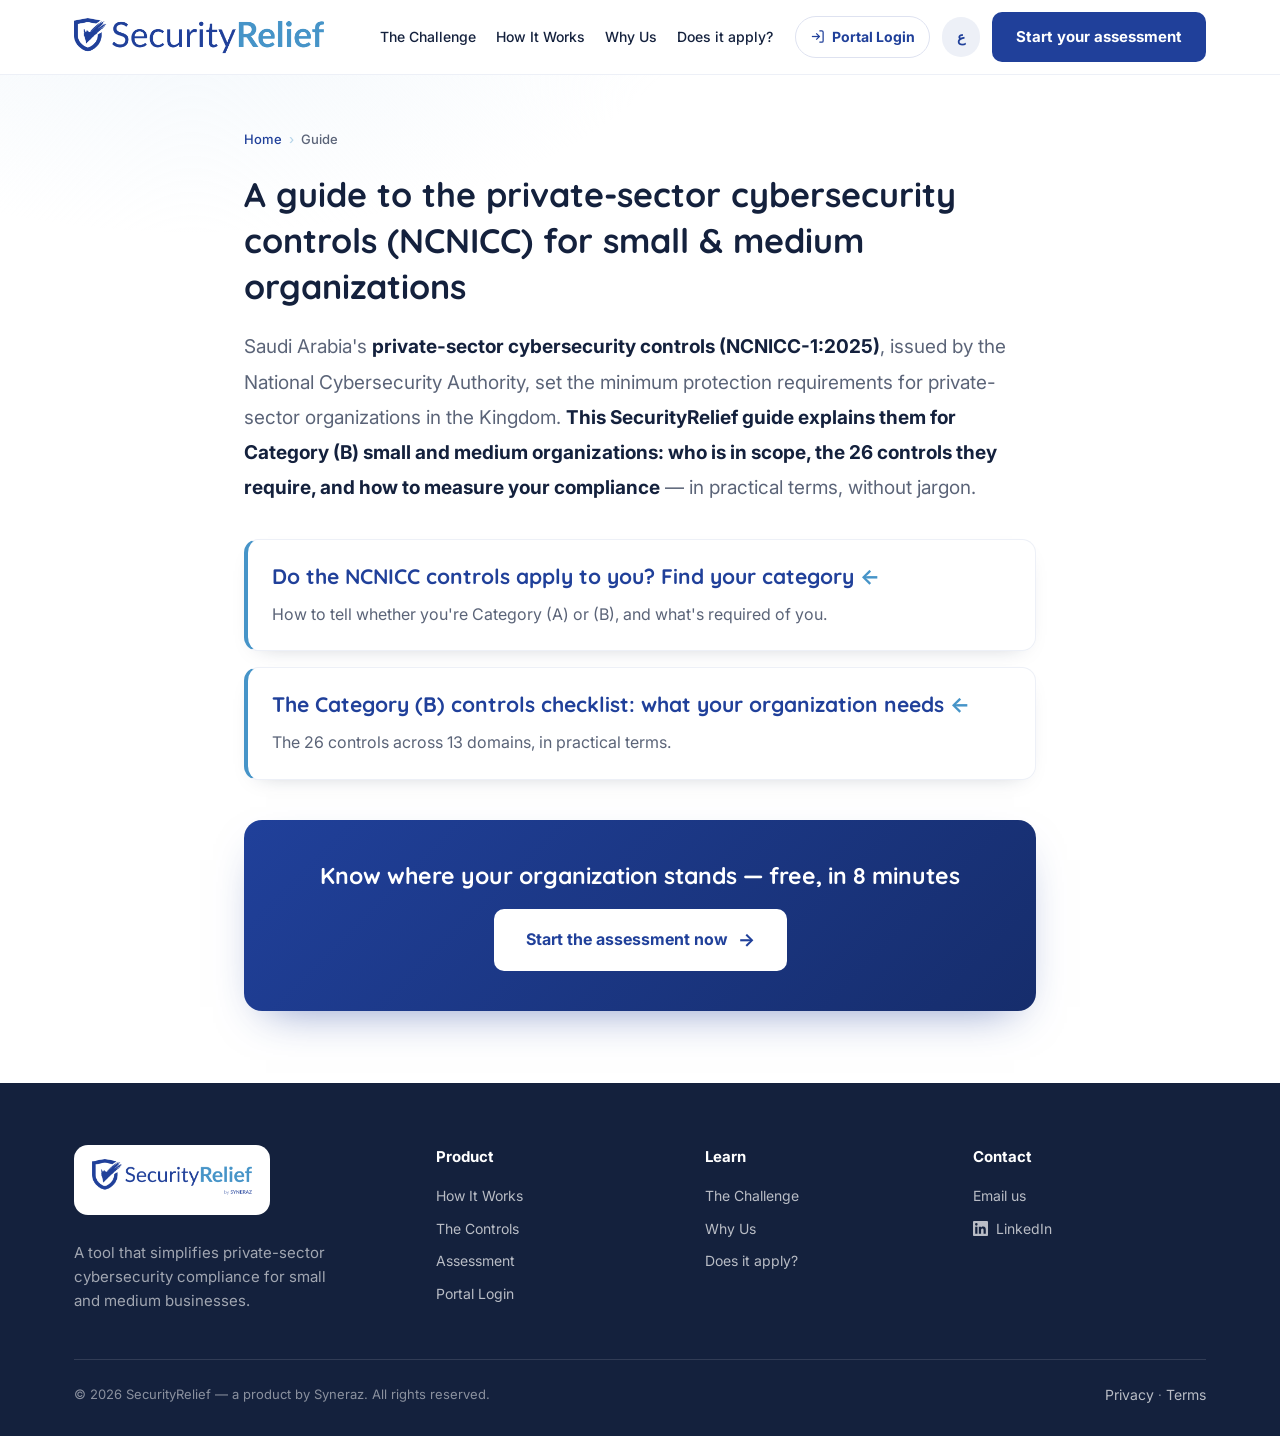
<file: en/dalil/index.html>
<!DOCTYPE html><html lang="en" dir="ltr"><head>
<meta charset="UTF-8">
<meta name="viewport" content="width=device-width, initial-scale=1.0">

<link rel="icon" href="../../assets/img/asset-6b6f8f45.png">
<link rel="preconnect" href="https://fonts.googleapis.com">
<link rel="preconnect" href="https://fonts.gstatic.com" crossorigin="">
<link href="https://fonts.googleapis.com/css2?family=Tajawal:wght@400;500;700&amp;family=Inter:wght@400;500;600;700&amp;family=Quicksand:wght@500;600;700&amp;display=swap" rel="stylesheet">

<title>Private-Sector Cybersecurity Controls (NCNICC-1:2025): The Category (B) Guide | SecurityRelief</title>
<meta name="description" content="A practical guide to Saudi Arabia's NCNICC-1:2025 private-sector cybersecurity controls for Category (B) SMEs: who's in scope, the 26 controls required, and how to measure your compliance.">
<link rel="canonical" href="https://securityrelief.com/en/dalil/">
<link rel="alternate" hreflang="ar" href="https://securityrelief.com/dalil/">
<link rel="alternate" hreflang="en" href="https://securityrelief.com/en/dalil/">
<link rel="alternate" hreflang="x-default" href="https://securityrelief.com/dalil/">
<meta property="og:type" content="website">
<meta property="og:site_name" content="SecurityRelief">
<meta property="og:title" content="Private-Sector Cybersecurity Controls (NCNICC-1:2025): The Category (B) Guide | SecurityRelief">
<meta property="og:description" content="A practical guide to Saudi Arabia's NCNICC-1:2025 private-sector cybersecurity controls for Category (B) SMEs: who's in scope, the 26 controls required, and how to measure your compliance.">
<meta property="og:url" content="https://securityrelief.com/en/dalil/">
<meta property="og:locale" content="en_US">
<meta property="og:locale:alternate" content="ar_SA">
<meta property="og:image" content="https://securityrelief.com/assets/img/asset-17d05a88.png">
<meta name="twitter:card" content="summary_large_image">
<meta name="twitter:image" content="https://securityrelief.com/assets/img/asset-17d05a88.png">
<link rel="stylesheet" href="../../assets/css/styles.css">

<script type="application/ld+json">
{
  "@context":"https://schema.org",
  "@type":"BreadcrumbList",
  "itemListElement":[
    {"@type":"ListItem","position":1,"name":"Home","item":"https://securityrelief.com/en/"},
    {"@type":"ListItem","position":2,"name":"Guide","item":"https://securityrelief.com/en/dalil/"}
  ]
}
</script>

<style>
/* --- hub index (scoped) — reuses global tokens from styles.css --- */
.article{padding:54px 0 72px; background:radial-gradient(900px 480px at 15% -12%, var(--sky-wash) 0%, transparent 58%), #fff}
.article .wrap{max-width:840px}
.breadcrumb{font-size:13px; color:var(--slate); margin-bottom:22px; font-weight:500}
.breadcrumb a{color:var(--royal); text-decoration:none}
.breadcrumb a:hover{text-decoration:underline}
.breadcrumb span{margin:0 7px; color:var(--sky-tint)}
.article h1{font-size:34px; color:var(--ink); margin-bottom:20px; line-height:1.35}
.intro{font-size:19px; color:var(--slate); line-height:1.85; margin-bottom:8px}
.intro strong{color:var(--ink)}
.guides{margin:34px 0 8px; display:flex; flex-direction:column; gap:16px}
.guide-card{display:block; background:#fff; border:1px solid var(--wash); border-inline-start:4px solid var(--sky); border-radius:14px; padding:22px 24px; text-decoration:none; box-shadow:0 8px 22px -16px rgba(20,33,61,.35); transition:box-shadow .15s, transform .15s}
.guide-card:hover{box-shadow:0 14px 30px -16px rgba(20,33,61,.45); transform:translateY(-2px)}
.guide-card h2{font-size:21px; color:var(--royal); margin:0 0 8px; line-height:1.4}
.guide-card p{font-size:16px; color:var(--slate); line-height:1.8; margin:0}
.guide-card .arw{color:var(--sky); font-weight:700}
.cta-band{background:linear-gradient(135deg,var(--royal) 0%,var(--royal-dark) 100%); border-radius:18px; padding:40px 36px; text-align:center; margin:40px 0 0; box-shadow:0 18px 44px -22px rgba(32,64,154,.6)}
.cta-band h3{color:#fff; font-size:23px; margin-bottom:18px}
.cta-band .btn-primary{background:#fff; color:var(--royal)}
.cta-band .btn-primary:hover{background:var(--sky-wash)}
@media(max-width:680px){
  .article h1{font-size:27px}
  .guide-card h2{font-size:19px}
}
</style>
</head>
<body class="en">

<header>
  <div class="wrap nav">
    <a class="brand" href="../"><img src="../../assets/img/asset-17d05a88.png" alt="SecurityRelief"></a>
    <nav class="nav-links">
      <a href="../#problem">The Challenge</a>
      <a href="../#product">How It Works</a>
      <a href="../#why">Why Us</a>
      <a href="../#foryou">Does it apply?</a>
    </nav>
    <div class="nav-right">
      <a class="login" href="#" data-portal=""><svg viewBox="0 0 24 24"><path d="M15 3h4a2 2 0 012 2v14a2 2 0 01-2 2h-4"></path><path d="M10 17l5-5-5-5"></path><path d="M15 12H3"></path></svg><span>Portal Login</span></a>
      <a class="lang" href="../../dalil/" hreflang="ar" aria-label="العربية">ع</a>
      <a class="btn btn-primary" href="https://assessment.securityrelief.com/?lang=en" target="_blank" rel="noopener">Start your assessment</a>
      <button class="menu-btn">☰</button>
    </div>
  </div>
</header>

<main class="article">
  <div class="wrap">
    <nav class="breadcrumb" aria-label="Breadcrumb">
      <a href="../">Home</a><span>›</span>Guide
    </nav>

    <h1>A guide to the private-sector cybersecurity controls (NCNICC) for small &amp; medium organizations</h1>

    <p class="intro">Saudi Arabia's <strong>private-sector cybersecurity controls (NCNICC-1:2025)</strong>, issued by the National Cybersecurity Authority, set the minimum protection requirements for private-sector organizations in the Kingdom. <strong>This SecurityRelief guide explains them for Category (B) small and medium organizations: who is in scope, the 26 controls they require, and how to measure your compliance</strong> — in practical terms, without jargon.</p>

    <div class="guides">
      <a class="guide-card" href="ncnicc-applicability/">
        <h2>Do the NCNICC controls apply to you? Find your category <span class="arw">←</span></h2>
        <p>How to tell whether you're Category (A) or (B), and what's required of you.</p>
      </a>
      <a class="guide-card" href="category-b-controls/">
        <h2>The Category (B) controls checklist: what your organization needs <span class="arw">←</span></h2>
        <p>The 26 controls across 13 domains, in practical terms.</p>
      </a>
    </div>

    <div class="cta-band">
      <h3>Know where your organization stands — free, in 8 minutes</h3>
      <a class="btn btn-primary" href="https://assessment.securityrelief.com/?lang=en" target="_blank" rel="noopener"><span>Start the assessment now</span> <span class="arw">→</span></a>
    </div>
  </div>
</main>

<footer>
  <div class="wrap">
    <div class="foot-grid">
      <div>
        <span class="foot-logo"><img src="../../assets/img/asset-ec9160c1.png" alt="SecurityRelief by Syneraz"></span>
        <p class="foot-promise">A tool that simplifies private-sector cybersecurity compliance for small and medium businesses.</p>
      </div>
      <div>
        <h4>Product</h4>
        <a href="../#product">How It Works</a>
        <a href="../#reg">The Controls</a>
        <a href="https://assessment.securityrelief.com/?lang=en">Assessment</a>
        <a href="#" data-portal="">Portal Login</a>
      </div>
      <div>
        <h4>Learn</h4>
        <a href="../#problem">The Challenge</a>
        <a href="../#why">Why Us</a>
        <a href="../#foryou">Does it apply?</a>
      </div>
      <div>
        <h4>Contact</h4>
        <a href="mailto:info@Syneraz.com">Email us</a>
        <a class="li-link" href="https://www.linkedin.com/company/securityrelief/" target="_blank" rel="noopener"><svg class="li-ic" viewBox="0 0 24 24" fill="currentColor" aria-hidden="true"><path d="M20.45 20.45h-3.56v-5.57c0-1.33-.02-3.04-1.85-3.04-1.85 0-2.13 1.45-2.13 2.94v5.67H9.35V9h3.41v1.56h.05c.48-.9 1.64-1.85 3.37-1.85 3.6 0 4.27 2.37 4.27 5.45v6.29zM5.34 7.43a2.06 2.06 0 110-4.12 2.06 2.06 0 010 4.12zM7.12 20.45H3.56V9h3.56v11.45zM22.22 0H1.77C.79 0 0 .77 0 1.72v20.56C0 23.23.79 24 1.77 24h20.45c.98 0 1.78-.77 1.78-1.72V1.72C24 .77 23.2 0 22.22 0z"></path></svg><span>LinkedIn</span></a>
      </div>
    </div>
    <div class="foot-bottom">
      <span>© 2026 SecurityRelief — a product by Syneraz. All rights reserved.</span>
      <span><a href="/en/privacy/" style="display:inline">Privacy</a> · <a href="#" data-legal="" style="display:inline">Terms</a></span>
    </div>
  </div>
</footer>

<!-- PORTAL "COMING SOON" MODAL — triggered by [data-portal] links -->
<div class="modal-overlay" id="portalModal" role="dialog" aria-modal="true" aria-labelledby="portalTitle">
  <div class="modal">
    <button class="mclose" data-close="" aria-label="Close">×</button>
    <div class="micon" aria-hidden="true"><svg viewBox="0 0 24 24"><circle cx="12" cy="12" r="9"></circle><path d="M12 7v5l3 2"></path></svg></div>
    <h3 id="portalTitle">The portal is launching soon</h3>
    <p>Our full remediation platform is launching soon. Start your assessment now and be among the first 50 organisations to receive the early-bird offer.</p>
    <a class="btn btn-primary" href="https://assessment.securityrelief.com/?lang=en" target="_blank" rel="noopener">Start the assessment &amp; register</a>
    <button class="mlink" data-close="">Close</button>
  </div>
</div>

<!-- LEGAL MODAL (privacy + terms) — DRAFT, pending review -->
<div class="modal-overlay" id="legalModal" role="dialog" aria-modal="true" aria-labelledby="legalTitle">
  <div class="modal modal-legal">
    <button class="mclose" data-close="" aria-label="Close">×</button>
    <h3 id="legalTitle">Privacy &amp; Terms</h3>
    <div class="legal-date">Last updated: draft — in preparation</div>

    <div class="legal-sec">
      <h4>Privacy Policy</h4>
      <ul>
        <li>Information we collect: your name, email, company name, your assessment answers, plus basic technical usage data.</li>
        <li>How we use it: to deliver the assessment and its report, contact you about our service, and improve the tool.</li>
        <li>Basis for processing: we process your data with your consent and to provide the service you requested.</li>
        <li>Sharing: we do not sell your data, and share it only as needed to run the service or where legally required.</li>
        <li>Security &amp; retention: we protect your data with appropriate technical and organizational safeguards and keep it only as long as needed.</li>
        <li>Your rights: you may access, correct, and delete your data under Saudi Arabia's Personal Data Protection Law (PDPL).</li>
        <li>Cookies: we may use essential cookies and analytics to improve the site experience.</li>
        <li>Contact: for any data request, email info@Syneraz.com.</li>
      </ul>
    </div>

    <div class="legal-sec">
      <h4>Terms &amp; Conditions</h4>
      <ul>
        <li>Acceptance: by using the site and the tool, you agree to these terms.</li>
        <li>Nature of the service: SecurityRelief is a self-assessment tool that helps you understand and address your standing — it is not legal advice or an official compliance certification, and compliance responsibility remains with your organization.</li>
        <li>Acceptable use: use the tool for your business with accurate information; do not misuse it or attempt to harm the service.</li>
        <li>Intellectual property: the tool, the site content, and the brand belong to Syneraz.</li>
        <li>Disclaimer: the service is provided “as is” without warranties; we are not liable for losses arising from sole reliance on the assessment results.</li>
        <li>Offers &amp; pricing: offers (such as the early-bird) and pricing may change before launch.</li>
        <li>Governing law: these terms are governed by the laws of the Kingdom of Saudi Arabia.</li>
        <li>Changes: we may update these terms and will post any changes on this page.</li>
      </ul>
    </div>

    <div class="legal-note">This is an initial draft of common points, not final legal text — subject to review before launch.</div>
    <button class="mlink" data-close="">Close</button>
  </div>
</div>

<script src="../../assets/js/site.js" defer=""></script>
</body></html>
</file>
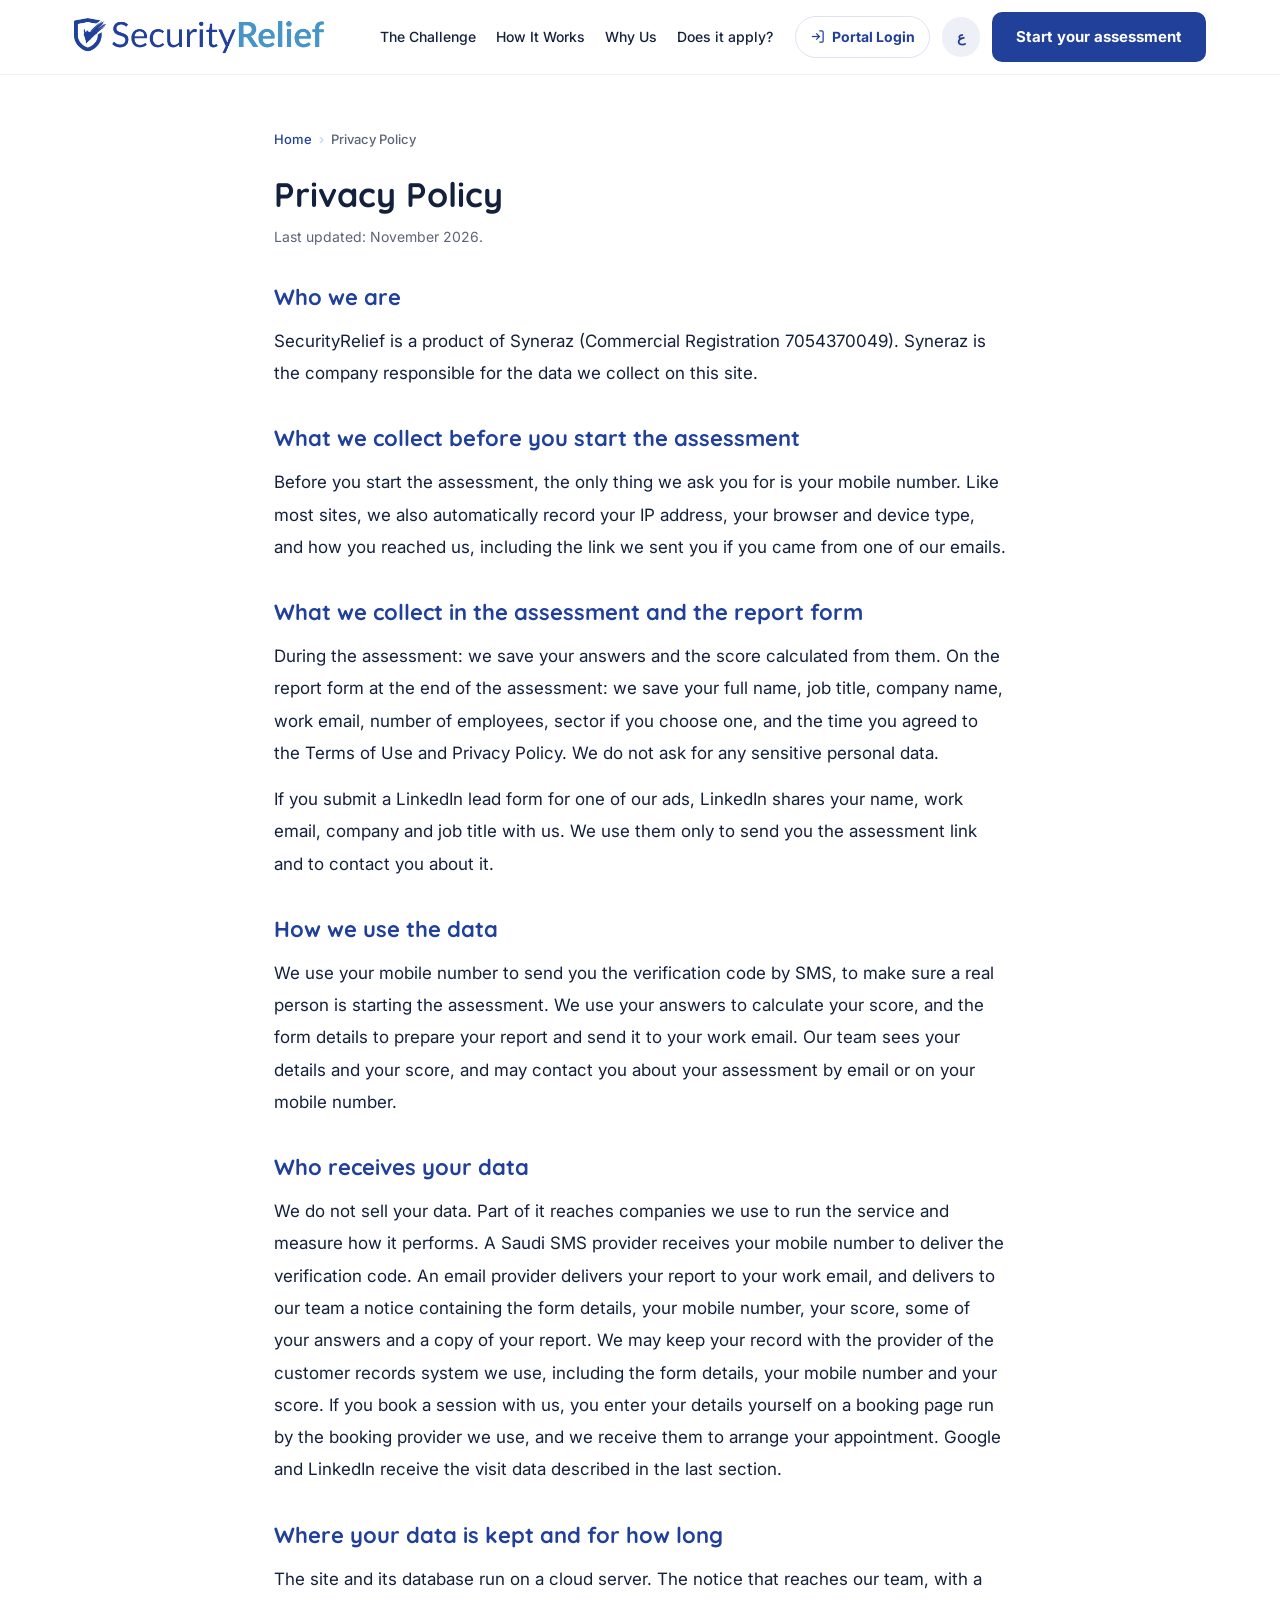
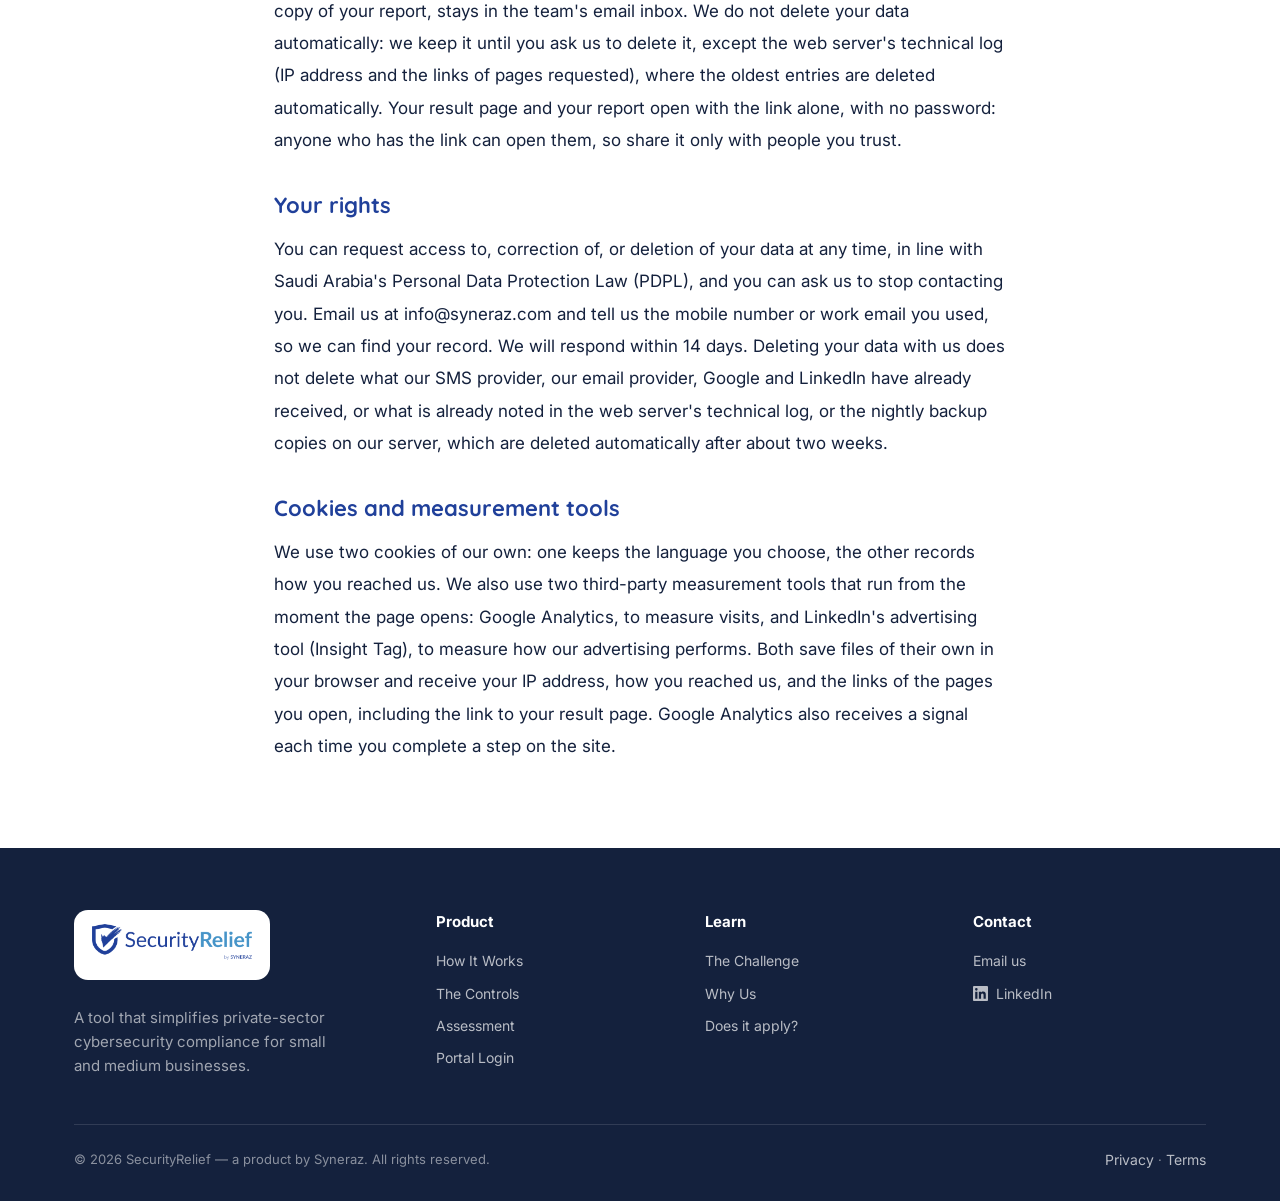
<file: en/privacy/index.html>
<!DOCTYPE html><html lang="en" dir="ltr"><head>
<meta charset="UTF-8">
<meta name="viewport" content="width=device-width, initial-scale=1.0">

<link rel="icon" href="../../assets/img/asset-6b6f8f45.png">
<link rel="preconnect" href="https://fonts.googleapis.com">
<link rel="preconnect" href="https://fonts.gstatic.com" crossorigin="">
<link href="https://fonts.googleapis.com/css2?family=Tajawal:wght@400;500;700&amp;family=Inter:wght@400;500;600;700&amp;family=Quicksand:wght@500;600;700&amp;display=swap" rel="stylesheet">

<title>Privacy Policy | SecurityRelief</title>
<meta name="description" content="SecurityRelief privacy policy, by Syneraz: what we collect, how we use it, who receives it, and your rights.">
<link rel="canonical" href="https://securityrelief.com/en/privacy/">
<link rel="alternate" hreflang="ar" href="https://securityrelief.com/privacy/">
<link rel="alternate" hreflang="en" href="https://securityrelief.com/en/privacy/">
<link rel="alternate" hreflang="x-default" href="https://securityrelief.com/privacy/">
<meta property="og:type" content="website">
<meta property="og:site_name" content="SecurityRelief">
<meta property="og:title" content="Privacy Policy | SecurityRelief">
<meta property="og:description" content="SecurityRelief privacy policy, by Syneraz: what we collect, how we use it, who receives it, and your rights.">
<meta property="og:url" content="https://securityrelief.com/en/privacy/">
<meta property="og:locale" content="en_US">
<link rel="stylesheet" href="../../assets/css/styles.css">

<style>
/* --- privacy page (scoped) — reuses global tokens from styles.css --- */
.article{padding:54px 0 72px; background:#fff}
.article .wrap{max-width:780px}
.breadcrumb{font-size:13px; color:var(--slate); margin-bottom:22px; font-weight:500}
.breadcrumb a{color:var(--royal); text-decoration:none}
.breadcrumb span{margin:0 7px; color:var(--sky-tint)}
.article h1{font-size:34px; color:var(--ink); margin-bottom:8px; line-height:1.35}
.updated{font-size:14px; color:var(--slate); margin-bottom:28px}
.prose h2{font-size:22px; color:var(--royal); margin:34px 0 12px; line-height:1.4}
.prose p{font-size:17px; color:var(--ink); line-height:1.9; margin-bottom:14px}
.prose a{color:var(--royal)}
@media(max-width:680px){ .article h1{font-size:27px} .prose h2{font-size:20px} }
</style>
</head>
<body class="en">

<header>
  <div class="wrap nav">
    <a class="brand" href="../"><img src="../../assets/img/asset-17d05a88.png" alt="SecurityRelief"></a>
    <nav class="nav-links">
      <a href="../#problem">The Challenge</a>
      <a href="../#product">How It Works</a>
      <a href="../#why">Why Us</a>
      <a href="../#foryou">Does it apply?</a>
    </nav>
    <div class="nav-right">
      <a class="login" href="#" data-portal=""><svg viewBox="0 0 24 24"><path d="M15 3h4a2 2 0 012 2v14a2 2 0 01-2 2h-4"></path><path d="M10 17l5-5-5-5"></path><path d="M15 12H3"></path></svg><span>Portal Login</span></a>
      <a class="lang" href="../../privacy/" hreflang="ar" aria-label="العربية">ع</a>
      <a class="btn btn-primary" href="https://assessment.securityrelief.com/?lang=en" target="_blank" rel="noopener">Start your assessment</a>
      <button class="menu-btn">☰</button>
    </div>
  </div>
</header>

<main class="article">
  <div class="wrap">
    <nav class="breadcrumb" aria-label="Breadcrumb">
      <a href="../">Home</a><span>›</span>Privacy Policy
    </nav>
    <h1>Privacy Policy</h1>
    <p class="updated">Last updated: November 2026.</p>
    <div class="prose">
      <h2>Who we are</h2>
      <p>SecurityRelief is a product of Syneraz (Commercial Registration 7054370049). Syneraz is the company responsible for the data we collect on this site.</p>
      <h2>What we collect before you start the assessment</h2>
      <p>Before you start the assessment, the only thing we ask you for is your mobile number. Like most sites, we also automatically record your IP address, your browser and device type, and how you reached us, including the link we sent you if you came from one of our emails.</p>
      <h2>What we collect in the assessment and the report form</h2>
      <p>During the assessment: we save your answers and the score calculated from them. On the report form at the end of the assessment: we save your full name, job title, company name, work email, number of employees, sector if you choose one, and the time you agreed to the Terms of Use and Privacy Policy. We do not ask for any sensitive personal data.</p>
      <p>If you submit a LinkedIn lead form for one of our ads, LinkedIn shares your name, work email, company and job title with us. We use them only to send you the assessment link and to contact you about it.</p>
      <h2>How we use the data</h2>
      <p>We use your mobile number to send you the verification code by SMS, to make sure a real person is starting the assessment. We use your answers to calculate your score, and the form details to prepare your report and send it to your work email. Our team sees your details and your score, and may contact you about your assessment by email or on your mobile number.</p>
      <h2>Who receives your data</h2>
      <p>We do not sell your data. Part of it reaches companies we use to run the service and measure how it performs. A Saudi SMS provider receives your mobile number to deliver the verification code. An email provider delivers your report to your work email, and delivers to our team a notice containing the form details, your mobile number, your score, some of your answers and a copy of your report. We may keep your record with the provider of the customer records system we use, including the form details, your mobile number and your score. If you book a session with us, you enter your details yourself on a booking page run by the booking provider we use, and we receive them to arrange your appointment. Google and LinkedIn receive the visit data described in the last section.</p>
      <h2>Where your data is kept and for how long</h2>
      <p>The site and its database run on a cloud server. The notice that reaches our team, with a copy of your report, stays in the team&#x27;s email inbox. We do not delete your data automatically: we keep it until you ask us to delete it, except the web server&#x27;s technical log (IP address and the links of pages requested), where the oldest entries are deleted automatically. Your result page and your report open with the link alone, with no password: anyone who has the link can open them, so share it only with people you trust.</p>
      <h2>Your rights</h2>
      <p>You can request access to, correction of, or deletion of your data at any time, in line with Saudi Arabia&#x27;s Personal Data Protection Law (PDPL), and you can ask us to stop contacting you. Email us at info@syneraz.com and tell us the mobile number or work email you used, so we can find your record. We will respond within 14 days. Deleting your data with us does not delete what our SMS provider, our email provider, Google and LinkedIn have already received, or what is already noted in the web server&#x27;s technical log, or the nightly backup copies on our server, which are deleted automatically after about two weeks.</p>
      <h2>Cookies and measurement tools</h2>
      <p>We use two cookies of our own: one keeps the language you choose, the other records how you reached us. We also use two third-party measurement tools that run from the moment the page opens: Google Analytics, to measure visits, and LinkedIn&#x27;s advertising tool (Insight Tag), to measure how our advertising performs. Both save files of their own in your browser and receive your IP address, how you reached us, and the links of the pages you open, including the link to your result page. Google Analytics also receives a signal each time you complete a step on the site.</p>
    </div>
  </div>
</main>

<footer>
  <div class="wrap">
    <div class="foot-grid">
      <div>
        <span class="foot-logo"><img src="../../assets/img/asset-ec9160c1.png" alt="SecurityRelief by Syneraz"></span>
        <p class="foot-promise">A tool that simplifies private-sector cybersecurity compliance for small and medium businesses.</p>
      </div>
      <div>
        <h4>Product</h4>
        <a href="../#product">How It Works</a>
        <a href="../#reg">The Controls</a>
        <a href="https://assessment.securityrelief.com/?lang=en">Assessment</a>
        <a href="#" data-portal="">Portal Login</a>
      </div>
      <div>
        <h4>Learn</h4>
        <a href="../#problem">The Challenge</a>
        <a href="../#why">Why Us</a>
        <a href="../#foryou">Does it apply?</a>
      </div>
      <div>
        <h4>Contact</h4>
        <a href="mailto:info@Syneraz.com">Email us</a>
        <a class="li-link" href="https://www.linkedin.com/company/securityrelief/" target="_blank" rel="noopener"><svg class="li-ic" viewBox="0 0 24 24" fill="currentColor" aria-hidden="true"><path d="M20.45 20.45h-3.56v-5.57c0-1.33-.02-3.04-1.85-3.04-1.85 0-2.13 1.45-2.13 2.94v5.67H9.35V9h3.41v1.56h.05c.48-.9 1.64-1.85 3.37-1.85 3.6 0 4.27 2.37 4.27 5.45v6.29zM5.34 7.43a2.06 2.06 0 110-4.12 2.06 2.06 0 010 4.12zM7.12 20.45H3.56V9h3.56v11.45zM22.22 0H1.77C.79 0 0 .77 0 1.72v20.56C0 23.23.79 24 1.77 24h20.45c.98 0 1.78-.77 1.78-1.72V1.72C24 .77 23.2 0 22.22 0z"></path></svg><span>LinkedIn</span></a>
      </div>
    </div>
    <div class="foot-bottom">
      <span>© 2026 SecurityRelief — a product by Syneraz. All rights reserved.</span>
      <span><a href="./" style="display:inline">Privacy</a> · <a href="#" data-legal="" style="display:inline">Terms</a></span>
    </div>
  </div>
</footer>

<!-- PORTAL "COMING SOON" MODAL — triggered by [data-portal] links -->
<div class="modal-overlay" id="portalModal" role="dialog" aria-modal="true" aria-labelledby="portalTitle">
  <div class="modal">
    <button class="mclose" data-close="" aria-label="Close">×</button>
    <div class="micon" aria-hidden="true"><svg viewBox="0 0 24 24"><circle cx="12" cy="12" r="9"></circle><path d="M12 7v5l3 2"></path></svg></div>
    <h3 id="portalTitle">The portal is launching soon</h3>
    <p>Our full remediation platform is launching soon. Start your assessment now and be among the first 50 organisations to receive the early-bird offer.</p>
    <a class="btn btn-primary" href="https://assessment.securityrelief.com/?lang=en" target="_blank" rel="noopener">Start the assessment &amp; register</a>
    <button class="mlink" data-close="">Close</button>
  </div>
</div>

<!-- LEGAL MODAL (privacy + terms) — DRAFT, pending review -->
<div class="modal-overlay" id="legalModal" role="dialog" aria-modal="true" aria-labelledby="legalTitle">
  <div class="modal modal-legal">
    <button class="mclose" data-close="" aria-label="Close">×</button>
    <h3 id="legalTitle">Privacy &amp; Terms</h3>
    <div class="legal-date">Last updated: draft — in preparation</div>

    <div class="legal-sec">
      <h4>Privacy Policy</h4>
      <ul>
        <li>Information we collect: your name, email, company name, your assessment answers, plus basic technical usage data.</li>
        <li>How we use it: to deliver the assessment and its report, contact you about our service, and improve the tool.</li>
        <li>Basis for processing: we process your data with your consent and to provide the service you requested.</li>
        <li>Sharing: we do not sell your data, and share it only as needed to run the service or where legally required.</li>
        <li>Security &amp; retention: we protect your data with appropriate technical and organizational safeguards and keep it only as long as needed.</li>
        <li>Your rights: you may access, correct, and delete your data under Saudi Arabia's Personal Data Protection Law (PDPL).</li>
        <li>Cookies: we may use essential cookies and analytics to improve the site experience.</li>
        <li>Contact: for any data request, email info@Syneraz.com.</li>
      </ul>
    </div>

    <div class="legal-sec">
      <h4>Terms &amp; Conditions</h4>
      <ul>
        <li>Acceptance: by using the site and the tool, you agree to these terms.</li>
        <li>Nature of the service: SecurityRelief is a self-assessment tool that helps you understand and address your standing — it is not legal advice or an official compliance certification, and compliance responsibility remains with your organization.</li>
        <li>Acceptable use: use the tool for your business with accurate information; do not misuse it or attempt to harm the service.</li>
        <li>Intellectual property: the tool, the site content, and the brand belong to Syneraz.</li>
        <li>Disclaimer: the service is provided “as is” without warranties; we are not liable for losses arising from sole reliance on the assessment results.</li>
        <li>Offers &amp; pricing: offers (such as the early-bird) and pricing may change before launch.</li>
        <li>Governing law: these terms are governed by the laws of the Kingdom of Saudi Arabia.</li>
        <li>Changes: we may update these terms and will post any changes on this page.</li>
      </ul>
    </div>

    <div class="legal-note">This is an initial draft of common points, not final legal text — subject to review before launch.</div>
    <button class="mlink" data-close="">Close</button>
  </div>
</div>

<script src="../../assets/js/site.js" defer=""></script>
</body></html>
</file>
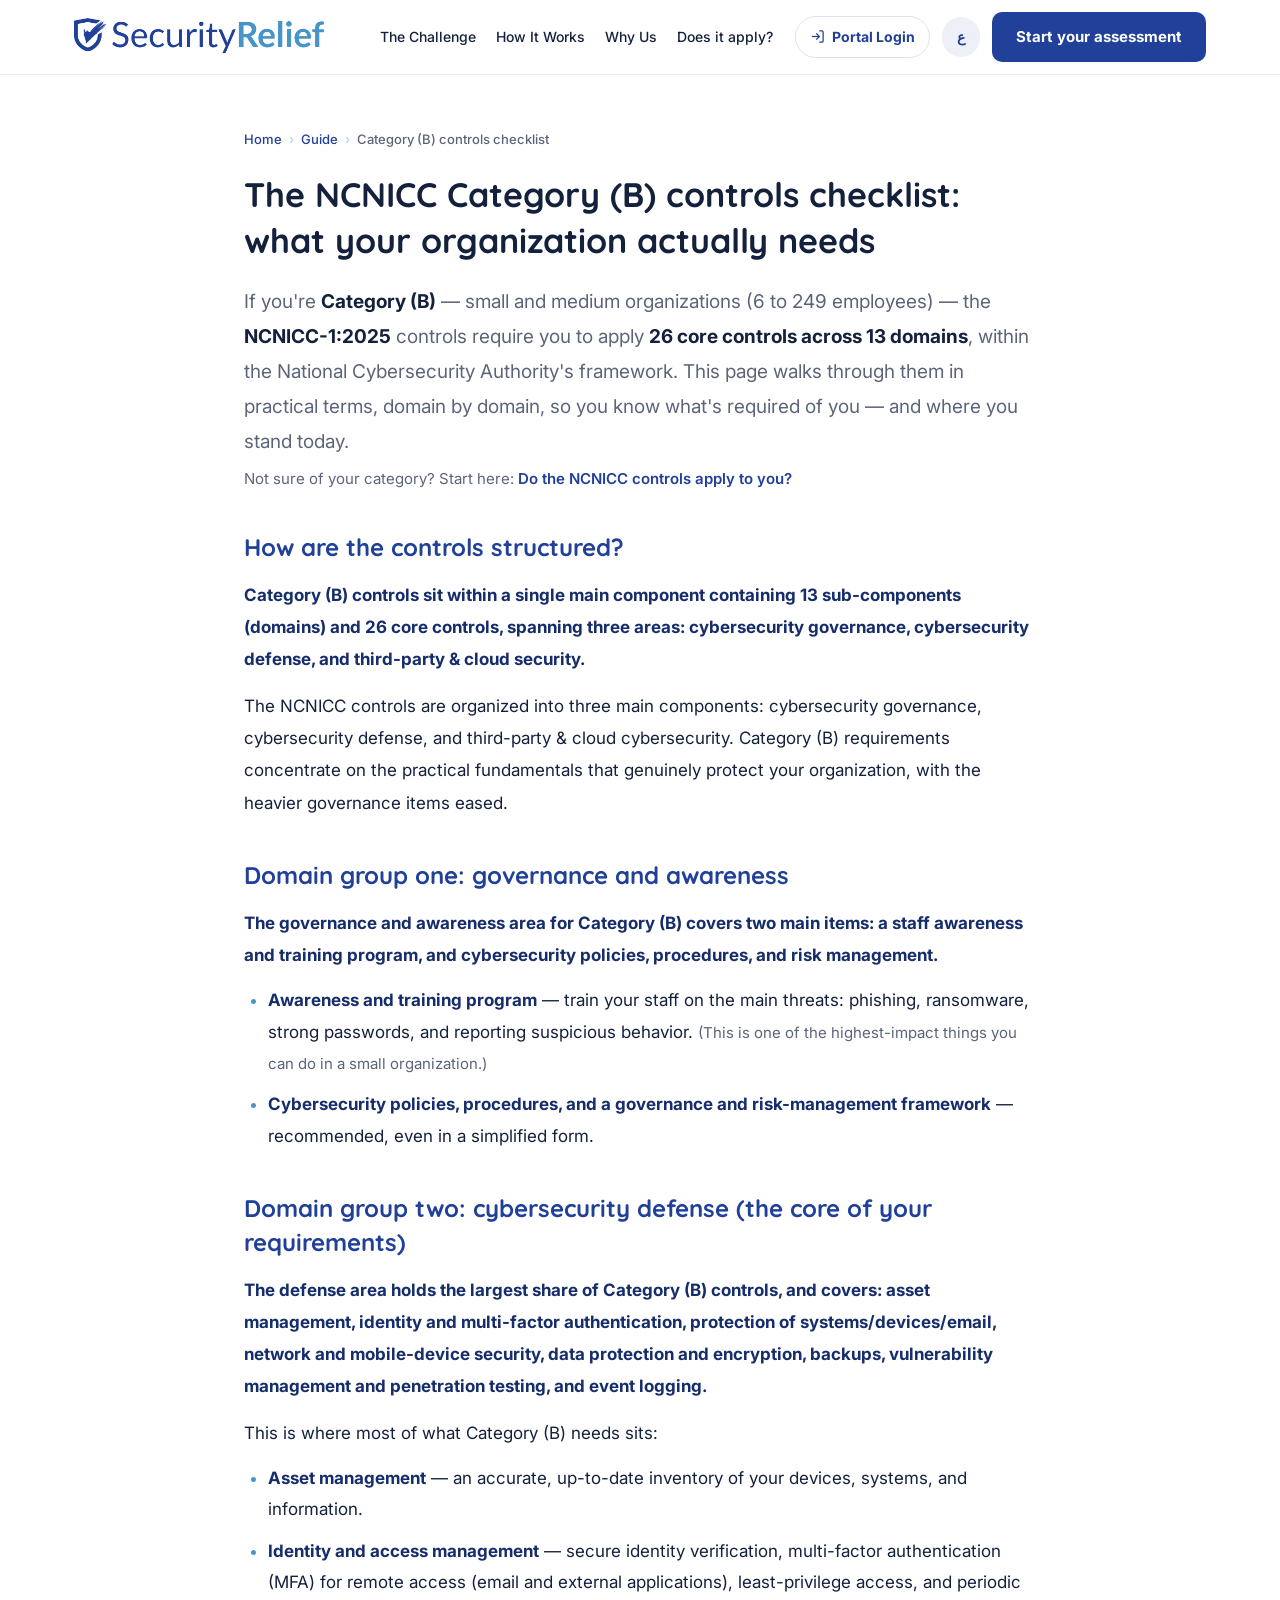
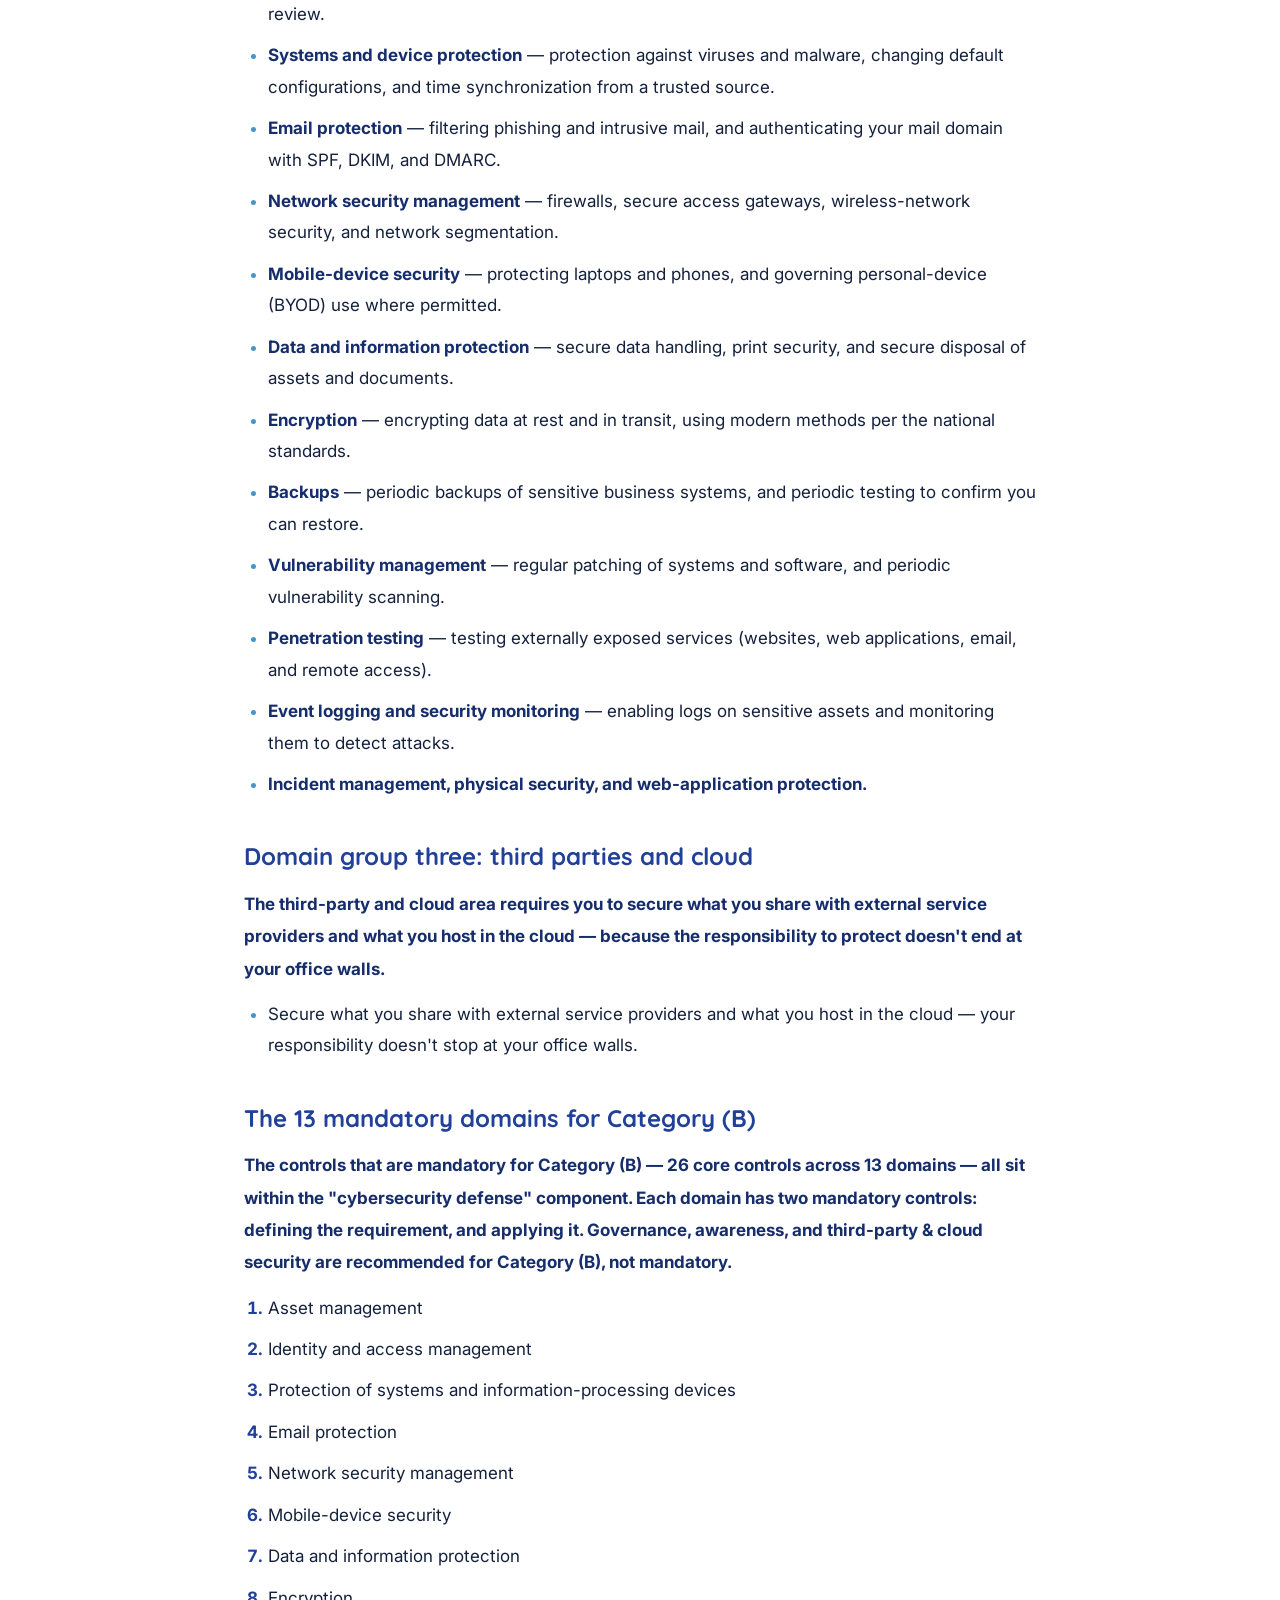
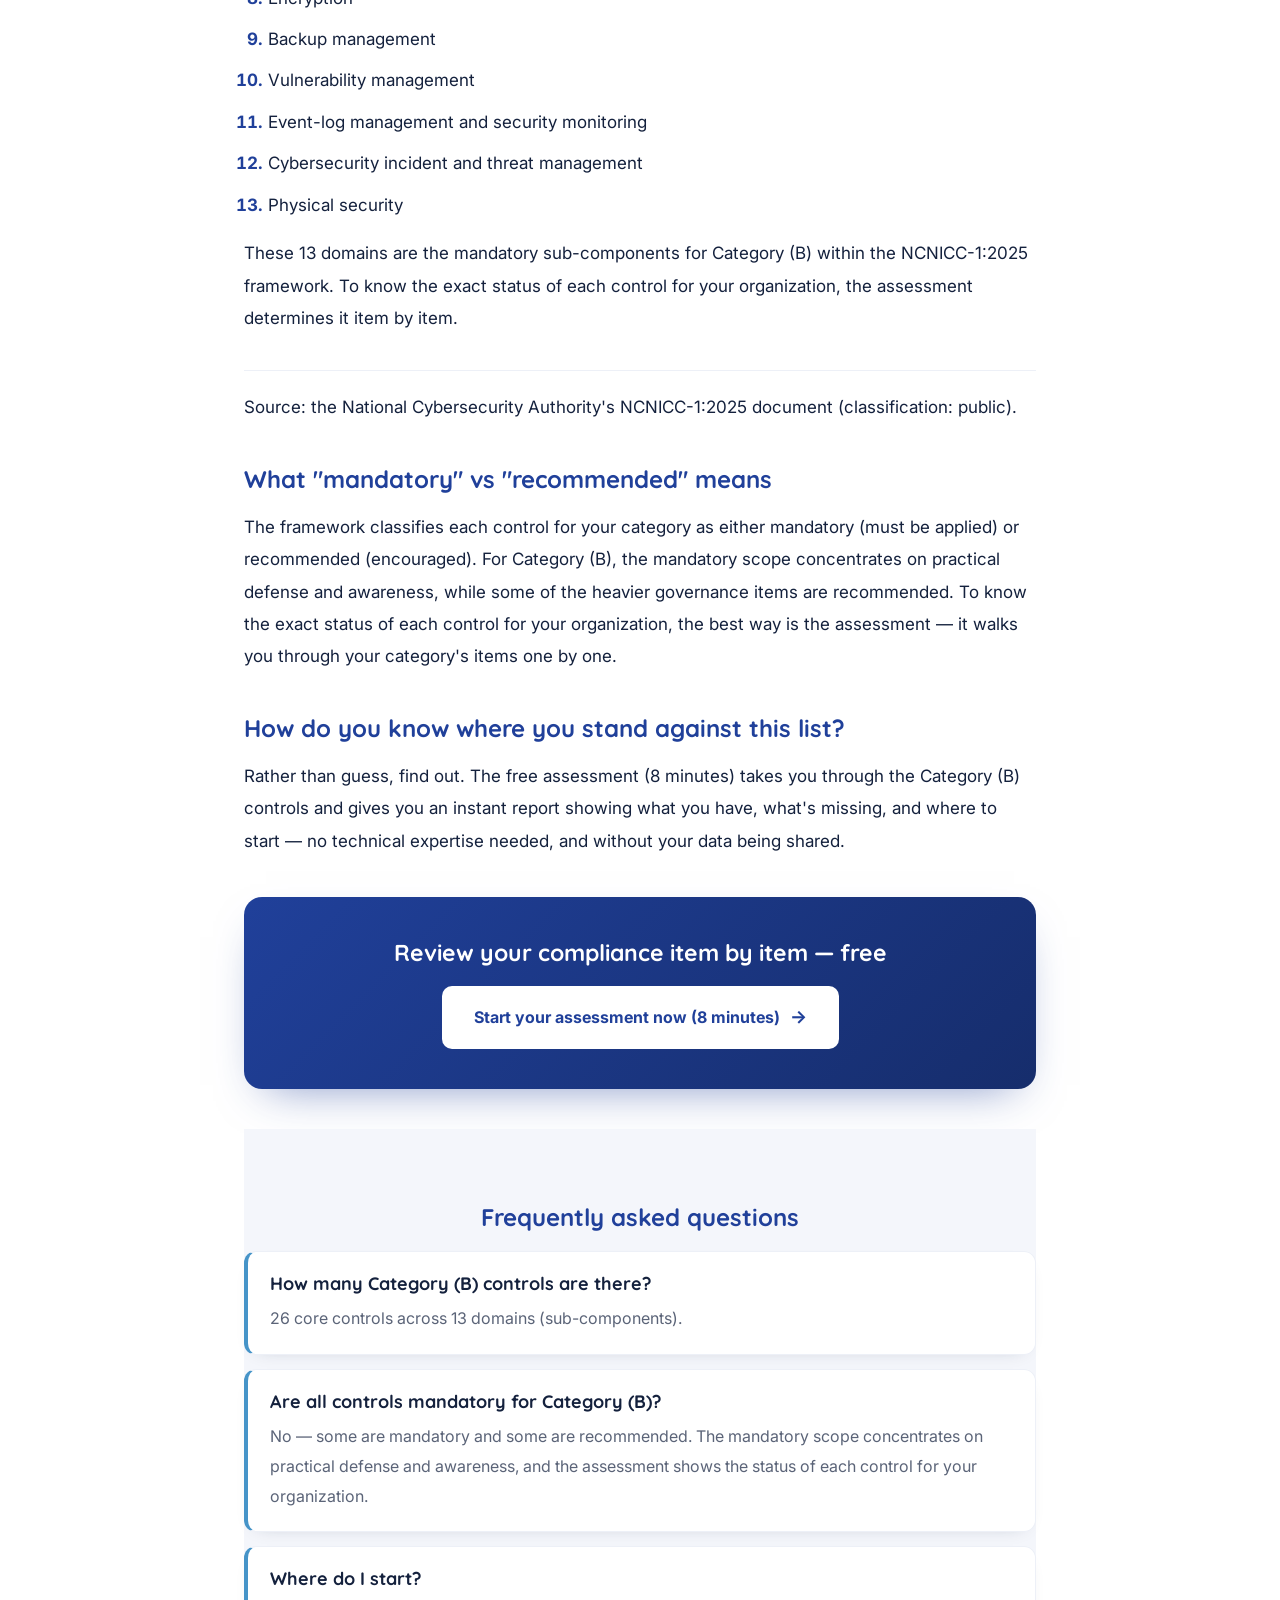
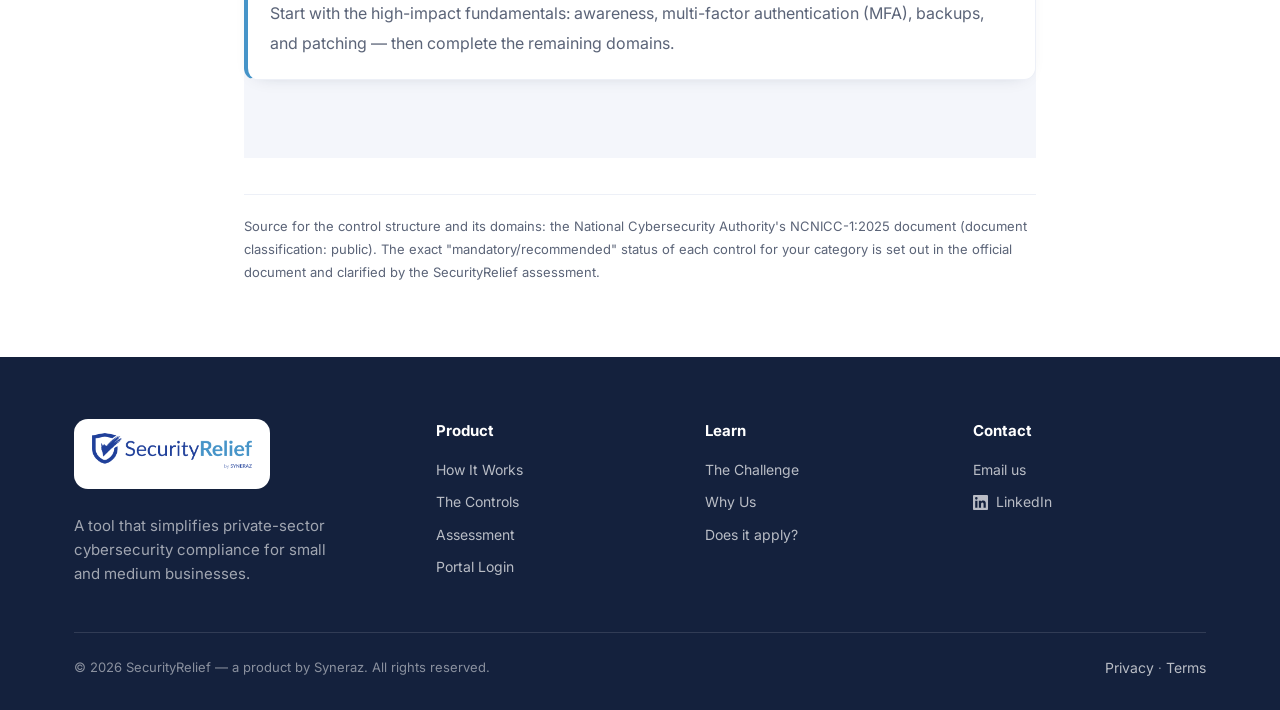
<file: en/dalil/category-b-controls/index.html>
<!DOCTYPE html><html lang="en" dir="ltr"><head>
<meta charset="UTF-8">
<meta name="viewport" content="width=device-width, initial-scale=1.0">

<link rel="icon" href="../../../assets/img/asset-6b6f8f45.png">
<link rel="preconnect" href="https://fonts.googleapis.com">
<link rel="preconnect" href="https://fonts.gstatic.com" crossorigin="">
<link href="https://fonts.googleapis.com/css2?family=Tajawal:wght@400;500;700&amp;family=Inter:wght@400;500;600;700&amp;family=Quicksand:wght@500;600;700&amp;display=swap" rel="stylesheet">

<title>NCNICC Category (B) Controls Checklist: What Your Organization Actually Needs | SecurityRelief</title>
<meta name="description" content="The 26 NCNICC-1:2025 controls across 13 domains that Category (B) SMEs in Saudi Arabia must apply — explained domain by domain, in practical terms. Check where you stand free in 8 minutes.">
<link rel="canonical" href="https://securityrelief.com/en/dalil/category-b-controls/">
<link rel="alternate" hreflang="ar" href="https://securityrelief.com/dalil/category-b-controls/">
<link rel="alternate" hreflang="en" href="https://securityrelief.com/en/dalil/category-b-controls/">
<link rel="alternate" hreflang="x-default" href="https://securityrelief.com/dalil/category-b-controls/">
<meta property="og:type" content="article">
<meta property="og:site_name" content="SecurityRelief">
<meta property="og:title" content="NCNICC Category (B) Controls Checklist: What Your Organization Actually Needs | SecurityRelief">
<meta property="og:description" content="The 26 NCNICC-1:2025 controls across 13 domains that Category (B) SMEs in Saudi Arabia must apply — explained domain by domain, in practical terms. Check where you stand free in 8 minutes.">
<meta property="og:url" content="https://securityrelief.com/en/dalil/category-b-controls/">
<meta property="og:locale" content="en_US">
<meta property="og:locale:alternate" content="ar_SA">
<meta property="og:image" content="https://securityrelief.com/assets/img/asset-17d05a88.png">
<meta name="twitter:card" content="summary_large_image">
<meta name="twitter:image" content="https://securityrelief.com/assets/img/asset-17d05a88.png">
<link rel="stylesheet" href="../../../assets/css/styles.css">

<script type="application/ld+json">
{
  "@context":"https://schema.org",
  "@type":"BreadcrumbList",
  "itemListElement":[
    {"@type":"ListItem","position":1,"name":"Home","item":"https://securityrelief.com/en/"},
    {"@type":"ListItem","position":2,"name":"Guide","item":"https://securityrelief.com/en/dalil/"},
    {"@type":"ListItem","position":3,"name":"Category (B) controls checklist","item":"https://securityrelief.com/en/dalil/category-b-controls/"}
  ]
}
</script>
<script type="application/ld+json">
{
  "@context": "https://schema.org",
  "@type": "FAQPage",
  "mainEntity": [
    {
      "@type": "Question",
      "name": "How many Category (B) controls are there?",
      "acceptedAnswer": { "@type": "Answer", "text": "26 core controls across 13 domains (sub-components)." }
    },
    {
      "@type": "Question",
      "name": "Are all controls mandatory for Category (B)?",
      "acceptedAnswer": { "@type": "Answer", "text": "No — some are mandatory and some are recommended. The mandatory scope concentrates on practical defense and awareness, and the assessment shows the status of each control for your organization." }
    },
    {
      "@type": "Question",
      "name": "Where do I start?",
      "acceptedAnswer": { "@type": "Answer", "text": "Start with the high-impact fundamentals: awareness, multi-factor authentication (MFA), backups, and patching — then complete the remaining domains." }
    }
  ]
}
</script>

<style>
/* --- article page (scoped) — reuses global tokens from styles.css --- */
.article{padding:54px 0 72px; background:radial-gradient(900px 480px at 15% -12%, var(--sky-wash) 0%, transparent 58%), #fff}
.article .wrap{max-width:840px}
.breadcrumb{font-size:13px; color:var(--slate); margin-bottom:22px; font-weight:500}
.breadcrumb a{color:var(--royal); text-decoration:none}
.breadcrumb a:hover{text-decoration:underline}
.breadcrumb span{margin:0 7px; color:var(--sky-tint)}
.article h1{font-size:34px; color:var(--ink); margin-bottom:20px; line-height:1.35}
.intro{font-size:19px; color:var(--slate); line-height:1.85; margin-bottom:8px}
.intro strong{color:var(--ink)}
.intro-note{font-size:15px; color:var(--slate); margin-bottom:8px}
.intro-note a{color:var(--royal); font-weight:600; text-decoration:none}
.intro-note a:hover{text-decoration:underline}
.prose h2{font-size:24px; color:var(--royal); margin:40px 0 14px; line-height:1.4}
.prose p{font-size:17px; color:var(--ink); line-height:1.9; margin-bottom:14px}
.prose strong{color:var(--royal-dark)}
.prose ul, .prose ol{margin:0 0 16px; padding-inline-start:24px}
.prose li{font-size:17px; color:var(--ink); line-height:1.85; margin-bottom:10px}
.prose li em{color:var(--slate); font-style:normal; font-size:15px}
.prose ul li::marker{color:var(--sky)}
.prose ol li::marker{color:var(--royal); font-weight:700}
.cta-band{background:linear-gradient(135deg,var(--royal) 0%,var(--royal-dark) 100%); border-radius:18px; padding:40px 36px; text-align:center; margin:40px 0; box-shadow:0 18px 44px -22px rgba(32,64,154,.6)}
.cta-band h3{color:#fff; font-size:23px; margin-bottom:18px}
.cta-band p{color:rgba(255,255,255,.85); font-size:16px; max-width:560px; margin:0 auto 22px}
.cta-band .btn-primary{background:#fff; color:var(--royal)}
.cta-band .btn-primary:hover{background:var(--sky-wash)}
.faq{margin-top:28px}
.faq .qa{background:#fff; border:1px solid var(--wash); border-inline-start:4px solid var(--sky); border-radius:12px; padding:20px 22px; margin-bottom:14px; box-shadow:0 6px 18px -14px rgba(20,33,61,.3)}
.faq .qa h3{font-size:18px; color:var(--ink); margin-bottom:8px}
.faq .qa p{font-size:16px; color:var(--slate); line-height:1.85; margin:0}
.src-note{font-size:13px; color:var(--slate); border-top:1px solid var(--wash); padding-top:20px; margin-top:36px; line-height:1.8}
@media(max-width:680px){
  .article h1{font-size:27px}
  .prose h2{font-size:21px}
}
</style>
</head>
<body class="en">

<header>
  <div class="wrap nav">
    <a class="brand" href="../../"><img src="../../../assets/img/asset-17d05a88.png" alt="SecurityRelief"></a>
    <nav class="nav-links">
      <a href="../../#problem">The Challenge</a>
      <a href="../../#product">How It Works</a>
      <a href="../../#why">Why Us</a>
      <a href="../../#foryou">Does it apply?</a>
    </nav>
    <div class="nav-right">
      <a class="login" href="#" data-portal=""><svg viewBox="0 0 24 24"><path d="M15 3h4a2 2 0 012 2v14a2 2 0 01-2 2h-4"></path><path d="M10 17l5-5-5-5"></path><path d="M15 12H3"></path></svg><span>Portal Login</span></a>
      <a class="lang" href="../../../dalil/category-b-controls/" hreflang="ar" aria-label="العربية">ع</a>
      <a class="btn btn-primary" href="https://assessment.securityrelief.com/?lang=en" target="_blank" rel="noopener">Start your assessment</a>
      <button class="menu-btn">☰</button>
    </div>
  </div>
</header>

<main class="article">
  <div class="wrap">
    <nav class="breadcrumb" aria-label="Breadcrumb">
      <a href="../../">Home</a><span>›</span><a href="../">Guide</a><span>›</span>Category (B) controls checklist
    </nav>

    <h1>The NCNICC Category (B) controls checklist: what your organization actually needs</h1>

    <p class="intro">If you're <strong>Category (B)</strong> — small and medium organizations (6 to 249 employees) — the <strong>NCNICC-1:2025</strong> controls require you to apply <strong>26 core controls across 13 domains</strong>, within the National Cybersecurity Authority's framework. This page walks through them in practical terms, domain by domain, so you know what's required of you — and where you stand today.</p>
    <p class="intro-note">Not sure of your category? Start here: <a href="../ncnicc-applicability/">Do the NCNICC controls apply to you?</a></p>

    <div class="prose">
      <h2>How are the controls structured?</h2>
      <p><strong>Category (B) controls sit within a single main component containing 13 sub-components (domains) and 26 core controls, spanning three areas: cybersecurity governance, cybersecurity defense, and third-party &amp; cloud security.</strong></p>
      <p>The NCNICC controls are organized into three main components: cybersecurity governance, cybersecurity defense, and third-party &amp; cloud cybersecurity. Category (B) requirements concentrate on the practical fundamentals that genuinely protect your organization, with the heavier governance items eased.</p>

      <h2>Domain group one: governance and awareness</h2>
      <p><strong>The governance and awareness area for Category (B) covers two main items: a staff awareness and training program, and cybersecurity policies, procedures, and risk management.</strong></p>
      <ul>
        <li><strong>Awareness and training program</strong> — train your staff on the main threats: phishing, ransomware, strong passwords, and reporting suspicious behavior. <em>(This is one of the highest-impact things you can do in a small organization.)</em></li>
        <li><strong>Cybersecurity policies, procedures, and a governance and risk-management framework</strong> — recommended, even in a simplified form.</li>
      </ul>

      <h2>Domain group two: cybersecurity defense (the core of your requirements)</h2>
      <p><strong>The defense area holds the largest share of Category (B) controls, and covers: asset management, identity and multi-factor authentication, protection of systems/devices/email, network and mobile-device security, data protection and encryption, backups, vulnerability management and penetration testing, and event logging.</strong></p>
      <p>This is where most of what Category (B) needs sits:</p>
      <ul>
        <li><strong>Asset management</strong> — an accurate, up-to-date inventory of your devices, systems, and information.</li>
        <li><strong>Identity and access management</strong> — secure identity verification, multi-factor authentication (MFA) for remote access (email and external applications), least-privilege access, and periodic review.</li>
        <li><strong>Systems and device protection</strong> — protection against viruses and malware, changing default configurations, and time synchronization from a trusted source.</li>
        <li><strong>Email protection</strong> — filtering phishing and intrusive mail, and authenticating your mail domain with SPF, DKIM, and DMARC.</li>
        <li><strong>Network security management</strong> — firewalls, secure access gateways, wireless-network security, and network segmentation.</li>
        <li><strong>Mobile-device security</strong> — protecting laptops and phones, and governing personal-device (BYOD) use where permitted.</li>
        <li><strong>Data and information protection</strong> — secure data handling, print security, and secure disposal of assets and documents.</li>
        <li><strong>Encryption</strong> — encrypting data at rest and in transit, using modern methods per the national standards.</li>
        <li><strong>Backups</strong> — periodic backups of sensitive business systems, and periodic testing to confirm you can restore.</li>
        <li><strong>Vulnerability management</strong> — regular patching of systems and software, and periodic vulnerability scanning.</li>
        <li><strong>Penetration testing</strong> — testing externally exposed services (websites, web applications, email, and remote access).</li>
        <li><strong>Event logging and security monitoring</strong> — enabling logs on sensitive assets and monitoring them to detect attacks.</li>
        <li><strong>Incident management, physical security, and web-application protection.</strong></li>
      </ul>

      <h2>Domain group three: third parties and cloud</h2>
      <p><strong>The third-party and cloud area requires you to secure what you share with external service providers and what you host in the cloud — because the responsibility to protect doesn't end at your office walls.</strong></p>
      <ul>
        <li>Secure what you share with external service providers and what you host in the cloud — your responsibility doesn't stop at your office walls.</li>
      </ul>

      <h2>The 13 mandatory domains for Category (B)</h2>
      <p><strong>The controls that are mandatory for Category (B) — 26 core controls across 13 domains — all sit within the "cybersecurity defense" component. Each domain has two mandatory controls: defining the requirement, and applying it. Governance, awareness, and third-party &amp; cloud security are recommended for Category (B), not mandatory.</strong></p>
      <ol>
        <li>Asset management</li>
        <li>Identity and access management</li>
        <li>Protection of systems and information-processing devices</li>
        <li>Email protection</li>
        <li>Network security management</li>
        <li>Mobile-device security</li>
        <li>Data and information protection</li>
        <li>Encryption</li>
        <li>Backup management</li>
        <li>Vulnerability management</li>
        <li>Event-log management and security monitoring</li>
        <li>Cybersecurity incident and threat management</li>
        <li>Physical security</li>
      </ol>
      <p>These 13 domains are the mandatory sub-components for Category (B) within the NCNICC-1:2025 framework. To know the exact status of each control for your organization, the assessment determines it item by item.</p>
      <p class="src-note">Source: the National Cybersecurity Authority's NCNICC-1:2025 document (classification: public).</p>

      <h2>What "mandatory" vs "recommended" means</h2>
      <p>The framework classifies each control for your category as either mandatory (must be applied) or recommended (encouraged). For Category (B), the mandatory scope concentrates on practical defense and awareness, while some of the heavier governance items are recommended. To know the exact status of each control for your organization, the best way is the assessment — it walks you through your category's items one by one.</p>

      <h2>How do you know where you stand against this list?</h2>
      <p>Rather than guess, find out. The free assessment (8 minutes) takes you through the Category (B) controls and gives you an instant report showing what you have, what's missing, and where to start — no technical expertise needed, and without your data being shared.</p>
    </div>

    <div class="cta-band">
      <h3>Review your compliance item by item — free</h3>
      <a class="btn btn-primary" href="https://assessment.securityrelief.com/?lang=en" target="_blank" rel="noopener"><span>Start your assessment now (8 minutes)</span> <span class="arw">→</span></a>
    </div>

    <div class="faq">
      <h2 class="prose" style="font-size:24px;color:var(--royal);margin:8px 0 18px">Frequently asked questions</h2>
      <div class="qa">
        <h3>How many Category (B) controls are there?</h3>
        <p>26 core controls across 13 domains (sub-components).</p>
      </div>
      <div class="qa">
        <h3>Are all controls mandatory for Category (B)?</h3>
        <p>No — some are mandatory and some are recommended. The mandatory scope concentrates on practical defense and awareness, and the assessment shows the status of each control for your organization.</p>
      </div>
      <div class="qa">
        <h3>Where do I start?</h3>
        <p>Start with the high-impact fundamentals: awareness, multi-factor authentication (MFA), backups, and patching — then complete the remaining domains.</p>
      </div>
    </div>

    <p class="src-note">Source for the control structure and its domains: the National Cybersecurity Authority's NCNICC-1:2025 document (document classification: public). The exact "mandatory/recommended" status of each control for your category is set out in the official document and clarified by the SecurityRelief assessment.</p>
  </div>
</main>

<footer>
  <div class="wrap">
    <div class="foot-grid">
      <div>
        <span class="foot-logo"><img src="../../../assets/img/asset-ec9160c1.png" alt="SecurityRelief by Syneraz"></span>
        <p class="foot-promise">A tool that simplifies private-sector cybersecurity compliance for small and medium businesses.</p>
      </div>
      <div>
        <h4>Product</h4>
        <a href="../../#product">How It Works</a>
        <a href="../../#reg">The Controls</a>
        <a href="https://assessment.securityrelief.com/?lang=en">Assessment</a>
        <a href="#" data-portal="">Portal Login</a>
      </div>
      <div>
        <h4>Learn</h4>
        <a href="../../#problem">The Challenge</a>
        <a href="../../#why">Why Us</a>
        <a href="../../#foryou">Does it apply?</a>
      </div>
      <div>
        <h4>Contact</h4>
        <a href="mailto:info@Syneraz.com">Email us</a>
        <a class="li-link" href="https://www.linkedin.com/company/securityrelief/" target="_blank" rel="noopener"><svg class="li-ic" viewBox="0 0 24 24" fill="currentColor" aria-hidden="true"><path d="M20.45 20.45h-3.56v-5.57c0-1.33-.02-3.04-1.85-3.04-1.85 0-2.13 1.45-2.13 2.94v5.67H9.35V9h3.41v1.56h.05c.48-.9 1.64-1.85 3.37-1.85 3.6 0 4.27 2.37 4.27 5.45v6.29zM5.34 7.43a2.06 2.06 0 110-4.12 2.06 2.06 0 010 4.12zM7.12 20.45H3.56V9h3.56v11.45zM22.22 0H1.77C.79 0 0 .77 0 1.72v20.56C0 23.23.79 24 1.77 24h20.45c.98 0 1.78-.77 1.78-1.72V1.72C24 .77 23.2 0 22.22 0z"></path></svg><span>LinkedIn</span></a>
      </div>
    </div>
    <div class="foot-bottom">
      <span>© 2026 SecurityRelief — a product by Syneraz. All rights reserved.</span>
      <span><a href="/en/privacy/" style="display:inline">Privacy</a> · <a href="#" data-legal="" style="display:inline">Terms</a></span>
    </div>
  </div>
</footer>

<!-- PORTAL "COMING SOON" MODAL — triggered by [data-portal] links -->
<div class="modal-overlay" id="portalModal" role="dialog" aria-modal="true" aria-labelledby="portalTitle">
  <div class="modal">
    <button class="mclose" data-close="" aria-label="Close">×</button>
    <div class="micon" aria-hidden="true"><svg viewBox="0 0 24 24"><circle cx="12" cy="12" r="9"></circle><path d="M12 7v5l3 2"></path></svg></div>
    <h3 id="portalTitle">The portal is launching soon</h3>
    <p>Our full remediation platform is launching soon. Start your assessment now and be among the first 50 organisations to receive the early-bird offer.</p>
    <a class="btn btn-primary" href="https://assessment.securityrelief.com/?lang=en" target="_blank" rel="noopener">Start the assessment &amp; register</a>
    <button class="mlink" data-close="">Close</button>
  </div>
</div>

<!-- LEGAL MODAL (privacy + terms) — DRAFT, pending review -->
<div class="modal-overlay" id="legalModal" role="dialog" aria-modal="true" aria-labelledby="legalTitle">
  <div class="modal modal-legal">
    <button class="mclose" data-close="" aria-label="Close">×</button>
    <h3 id="legalTitle">Privacy &amp; Terms</h3>
    <div class="legal-date">Last updated: draft — in preparation</div>

    <div class="legal-sec">
      <h4>Privacy Policy</h4>
      <ul>
        <li>Information we collect: your name, email, company name, your assessment answers, plus basic technical usage data.</li>
        <li>How we use it: to deliver the assessment and its report, contact you about our service, and improve the tool.</li>
        <li>Basis for processing: we process your data with your consent and to provide the service you requested.</li>
        <li>Sharing: we do not sell your data, and share it only as needed to run the service or where legally required.</li>
        <li>Security &amp; retention: we protect your data with appropriate technical and organizational safeguards and keep it only as long as needed.</li>
        <li>Your rights: you may access, correct, and delete your data under Saudi Arabia's Personal Data Protection Law (PDPL).</li>
        <li>Cookies: we may use essential cookies and analytics to improve the site experience.</li>
        <li>Contact: for any data request, email info@Syneraz.com.</li>
      </ul>
    </div>

    <div class="legal-sec">
      <h4>Terms &amp; Conditions</h4>
      <ul>
        <li>Acceptance: by using the site and the tool, you agree to these terms.</li>
        <li>Nature of the service: SecurityRelief is a self-assessment tool that helps you understand and address your standing — it is not legal advice or an official compliance certification, and compliance responsibility remains with your organization.</li>
        <li>Acceptable use: use the tool for your business with accurate information; do not misuse it or attempt to harm the service.</li>
        <li>Intellectual property: the tool, the site content, and the brand belong to Syneraz.</li>
        <li>Disclaimer: the service is provided “as is” without warranties; we are not liable for losses arising from sole reliance on the assessment results.</li>
        <li>Offers &amp; pricing: offers (such as the early-bird) and pricing may change before launch.</li>
        <li>Governing law: these terms are governed by the laws of the Kingdom of Saudi Arabia.</li>
        <li>Changes: we may update these terms and will post any changes on this page.</li>
      </ul>
    </div>

    <div class="legal-note">This is an initial draft of common points, not final legal text — subject to review before launch.</div>
    <button class="mlink" data-close="">Close</button>
  </div>
</div>

<script src="../../../assets/js/site.js" defer=""></script>
</body></html>
</file>
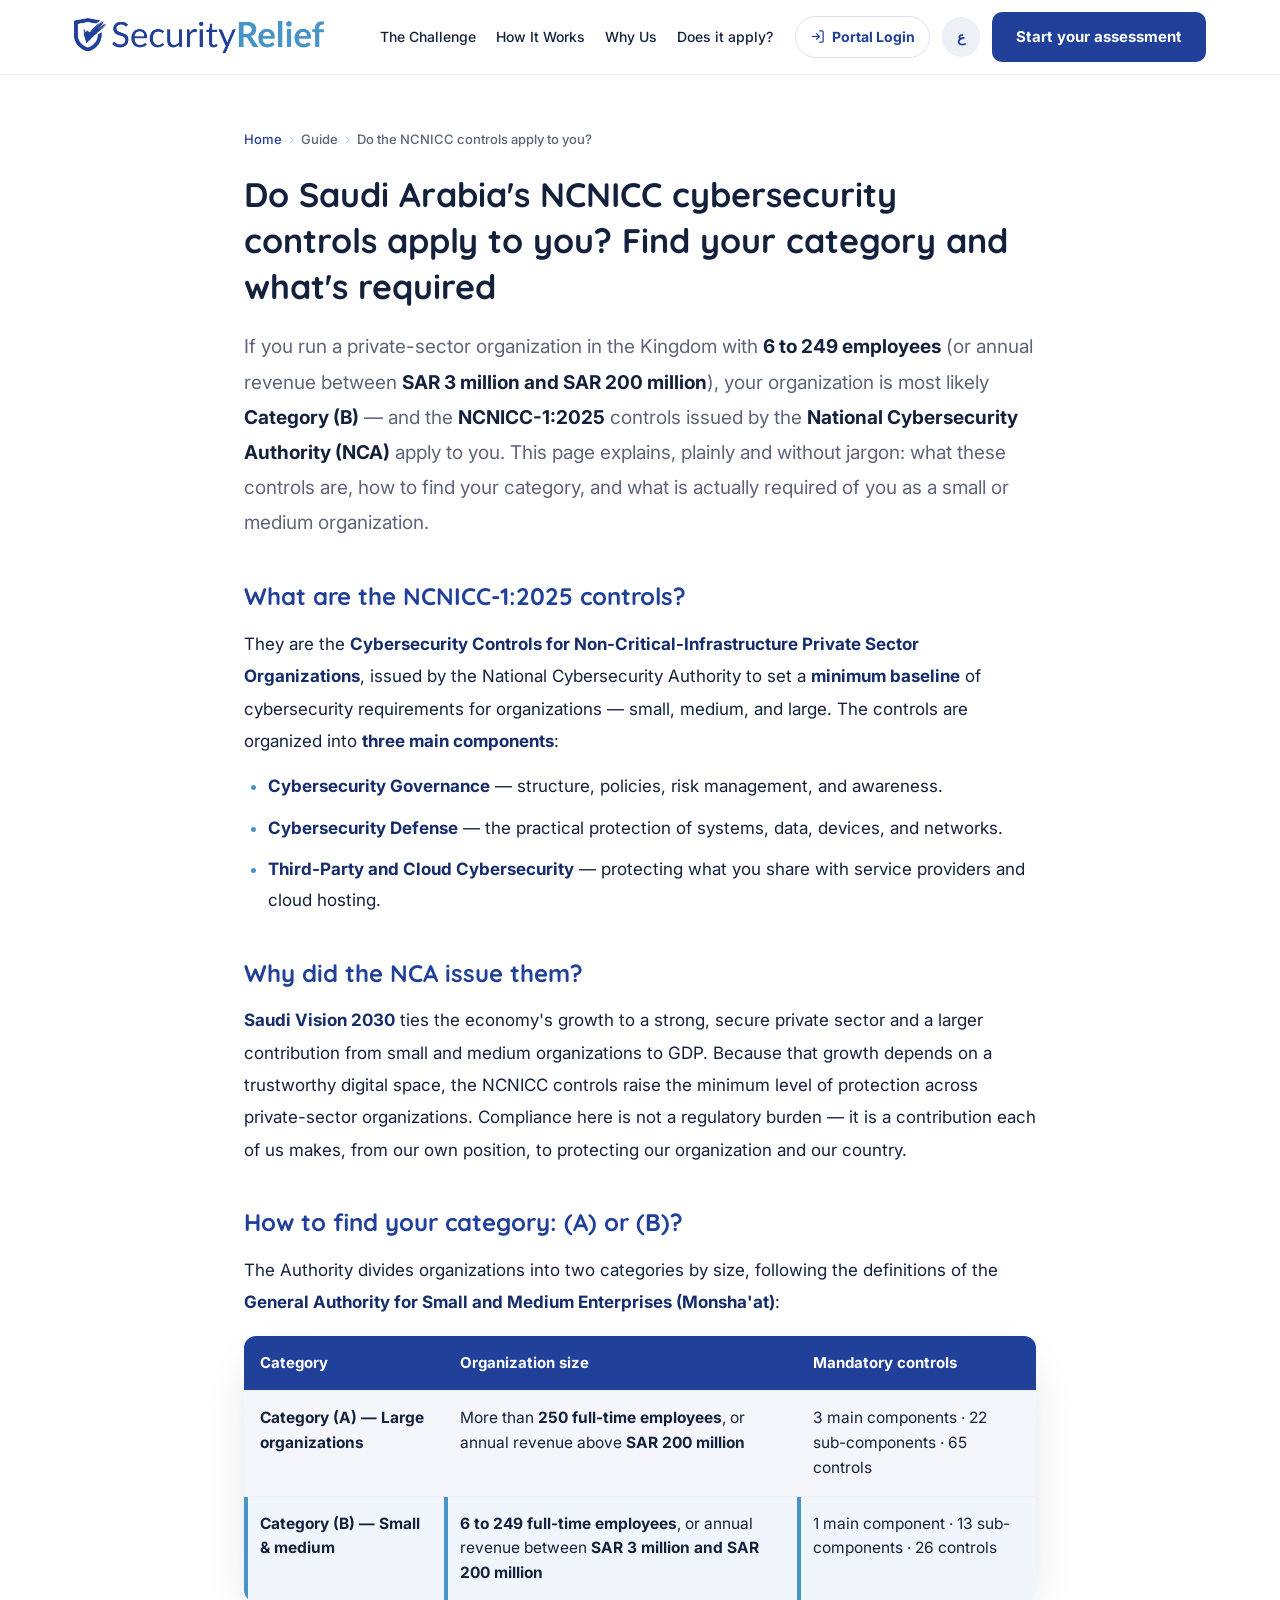
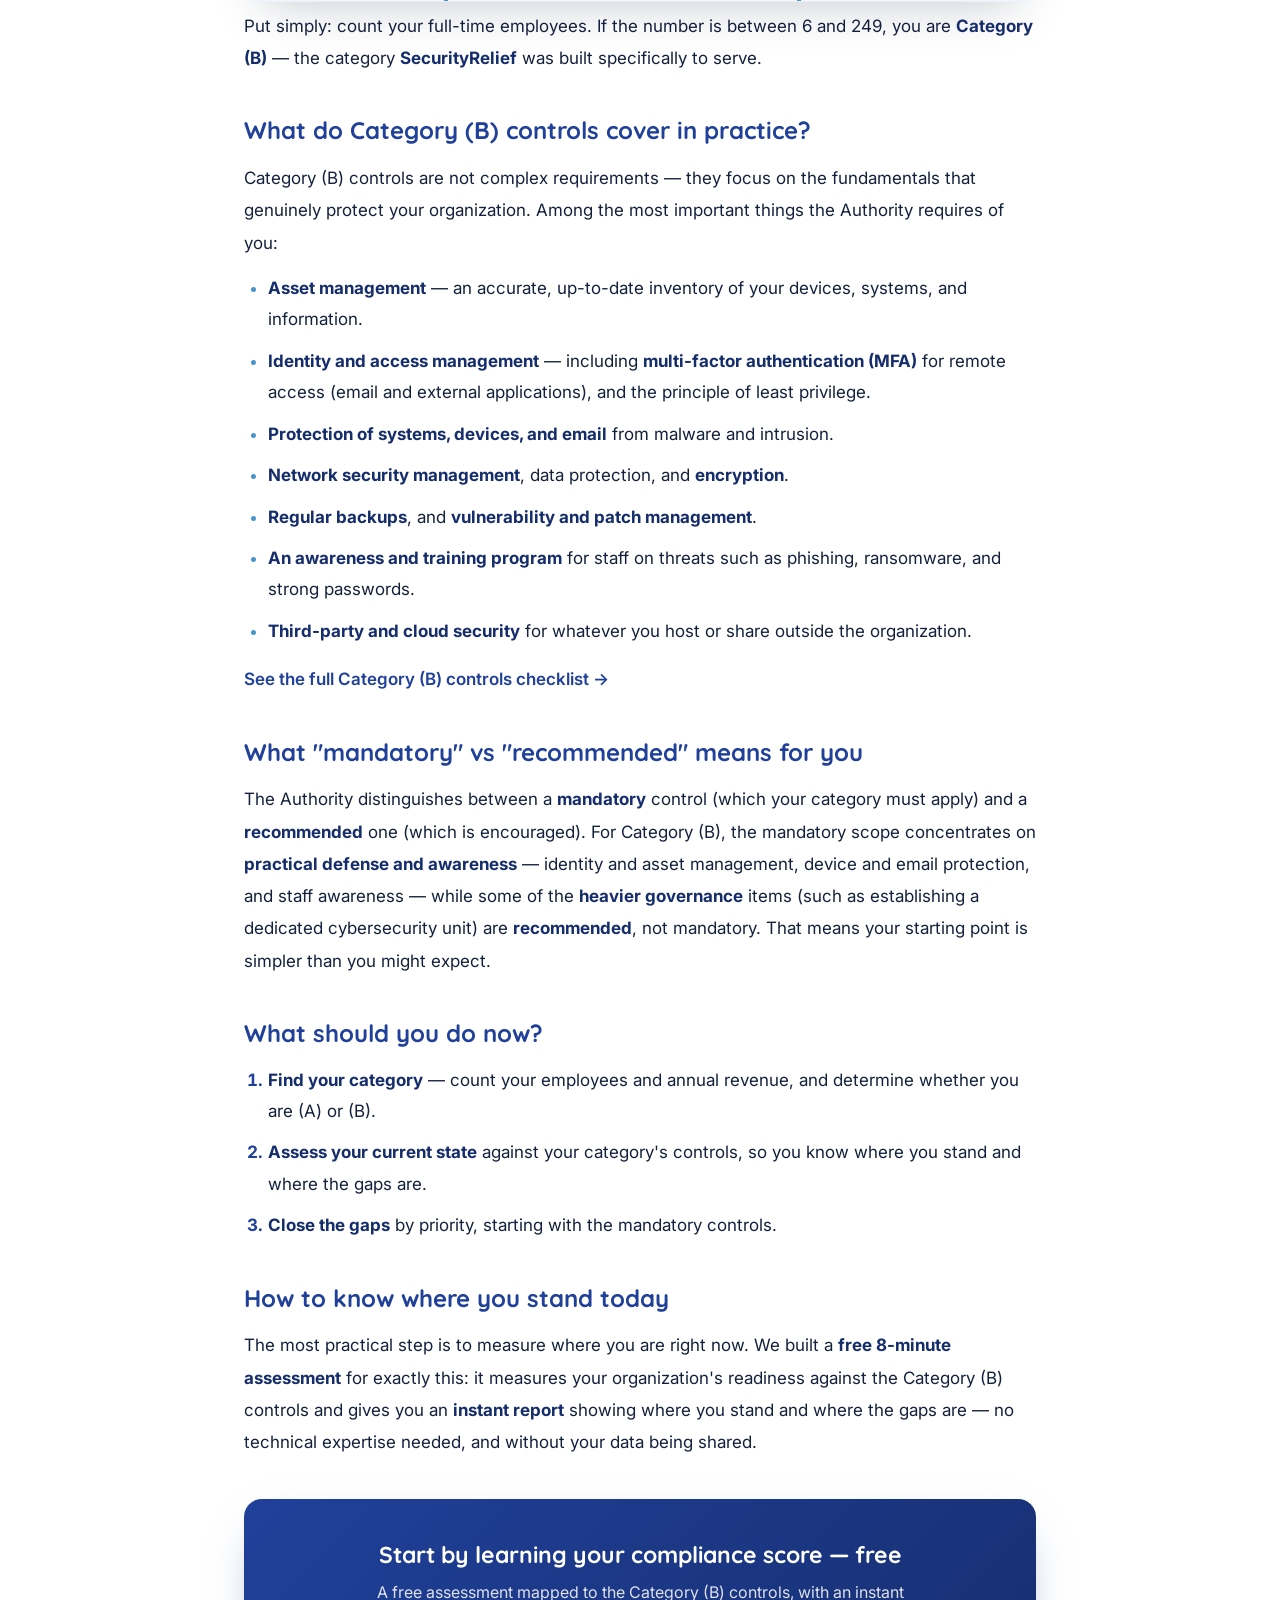
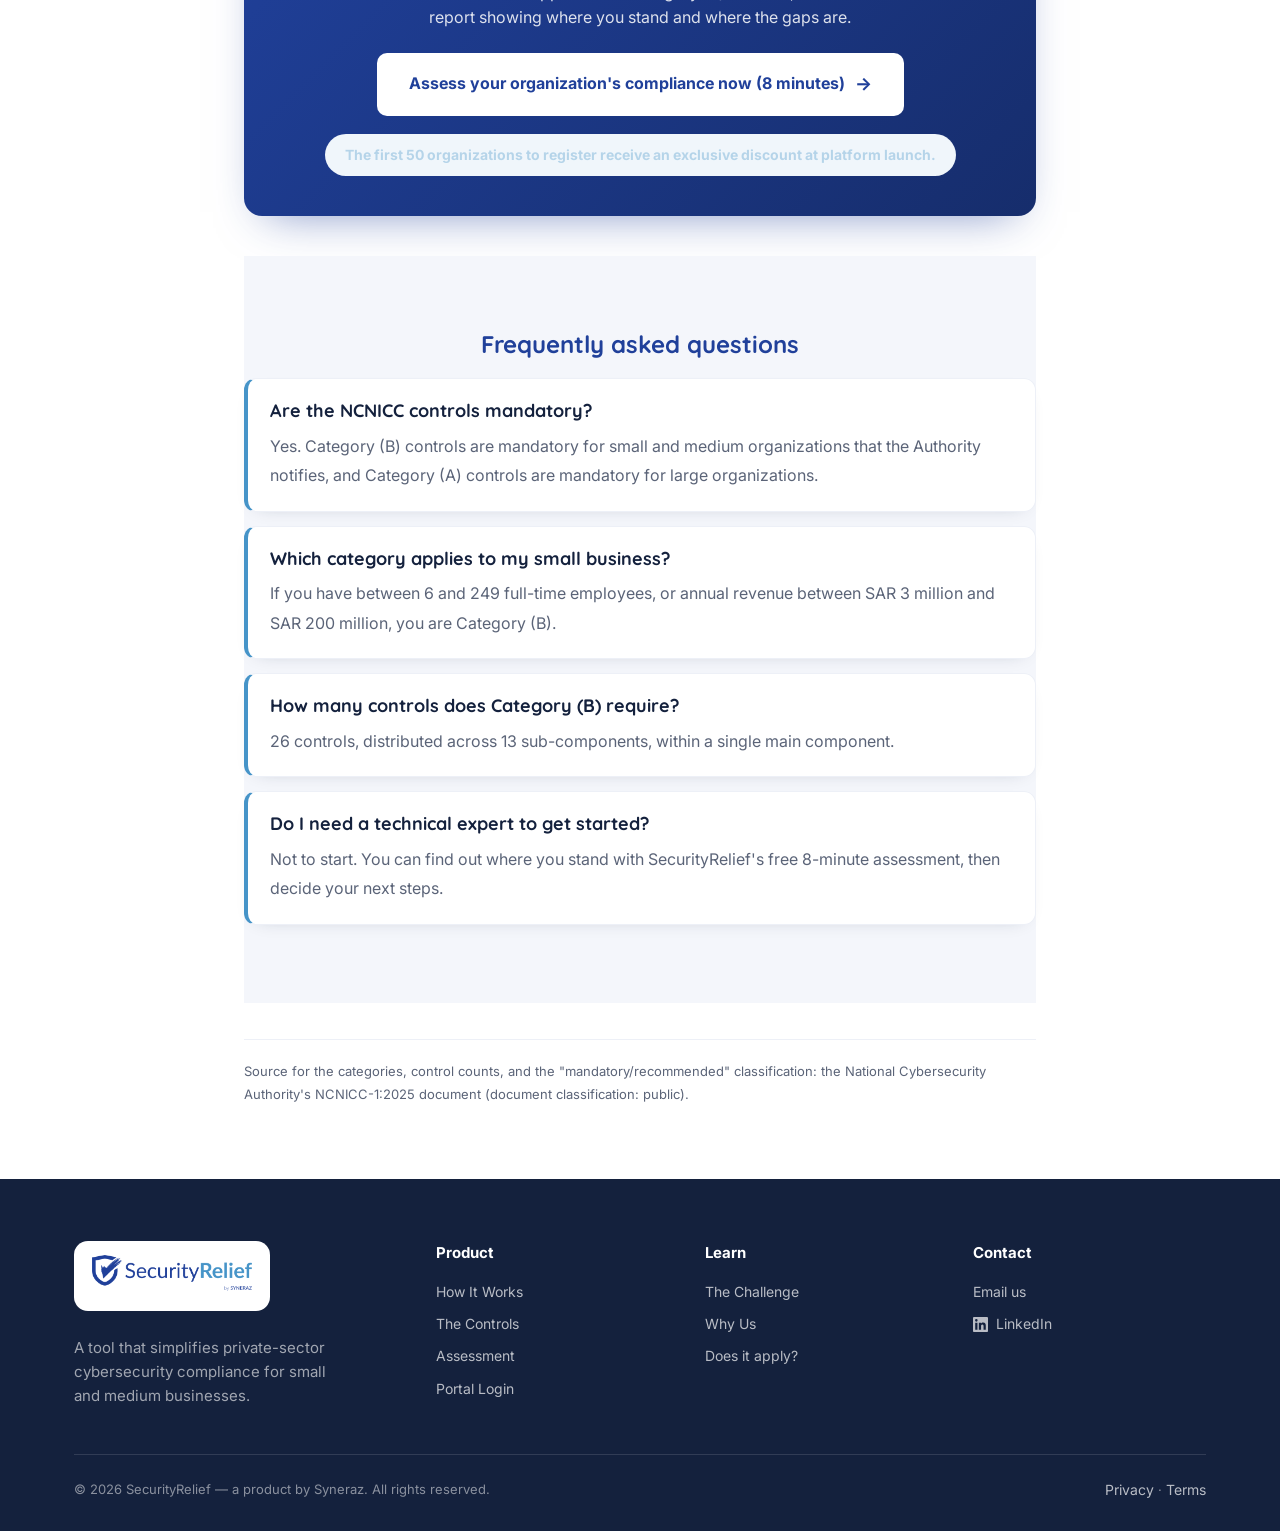
<file: en/dalil/ncnicc-applicability/index.html>
<!DOCTYPE html><html lang="en" dir="ltr"><head>
<meta charset="UTF-8">
<meta name="viewport" content="width=device-width, initial-scale=1.0">

<link rel="icon" href="../../../assets/img/asset-6b6f8f45.png">
<link rel="preconnect" href="https://fonts.googleapis.com">
<link rel="preconnect" href="https://fonts.gstatic.com" crossorigin="">
<link href="https://fonts.googleapis.com/css2?family=Tajawal:wght@400;500;700&amp;family=Inter:wght@400;500;600;700&amp;family=Quicksand:wght@500;600;700&amp;display=swap" rel="stylesheet">

<title>Does the NCNICC-1:2025 Cybersecurity Standard Apply to You? Category A vs B | SecurityRelief</title>
<meta name="description" content="Saudi Arabia's NCNICC-1:2025 controls from the NCA apply to private-sector firms. See whether you're Category A or B, what's actually required, and assess your compliance free in 8 minutes.">
<link rel="canonical" href="https://securityrelief.com/en/dalil/ncnicc-applicability/">
<link rel="alternate" hreflang="ar" href="https://securityrelief.com/dalil/ncnicc-applicability/">
<link rel="alternate" hreflang="en" href="https://securityrelief.com/en/dalil/ncnicc-applicability/">
<link rel="alternate" hreflang="x-default" href="https://securityrelief.com/dalil/ncnicc-applicability/">
<meta property="og:type" content="article">
<meta property="og:site_name" content="SecurityRelief">
<meta property="og:title" content="Does the NCNICC-1:2025 Cybersecurity Standard Apply to You? Category A vs B | SecurityRelief">
<meta property="og:description" content="Saudi Arabia's NCNICC-1:2025 controls from the NCA apply to private-sector firms. See whether you're Category A or B, what's actually required, and assess your compliance free in 8 minutes.">
<meta property="og:url" content="https://securityrelief.com/en/dalil/ncnicc-applicability/">
<meta property="og:locale" content="en_US">
<meta property="og:locale:alternate" content="ar_SA">
<meta property="og:image" content="https://securityrelief.com/assets/img/asset-17d05a88.png">
<meta name="twitter:card" content="summary_large_image">
<meta name="twitter:image" content="https://securityrelief.com/assets/img/asset-17d05a88.png">
<link rel="stylesheet" href="../../../assets/css/styles.css">

<script type="application/ld+json">
{
  "@context":"https://schema.org",
  "@type":"BreadcrumbList",
  "itemListElement":[
    {"@type":"ListItem","position":1,"name":"Home","item":"https://securityrelief.com/en/"},
    {"@type":"ListItem","position":2,"name":"Guide","item":"https://securityrelief.com/en/dalil/"},
    {"@type":"ListItem","position":3,"name":"Do the NCNICC controls apply to you?","item":"https://securityrelief.com/en/dalil/ncnicc-applicability/"}
  ]
}
</script>
<script type="application/ld+json">
{
  "@context": "https://schema.org",
  "@type": "FAQPage",
  "mainEntity": [
    {
      "@type": "Question",
      "name": "Are the NCNICC controls mandatory?",
      "acceptedAnswer": { "@type": "Answer", "text": "Yes. Category (B) controls are mandatory for small and medium organizations that the Authority notifies, and Category (A) controls are mandatory for large organizations." }
    },
    {
      "@type": "Question",
      "name": "Which category applies to my small business?",
      "acceptedAnswer": { "@type": "Answer", "text": "If you have between 6 and 249 full-time employees, or annual revenue between SAR 3 million and SAR 200 million, you are Category (B)." }
    },
    {
      "@type": "Question",
      "name": "How many controls does Category (B) require?",
      "acceptedAnswer": { "@type": "Answer", "text": "26 controls, distributed across 13 sub-components, within a single main component." }
    },
    {
      "@type": "Question",
      "name": "Do I need a technical expert to get started?",
      "acceptedAnswer": { "@type": "Answer", "text": "Not to start. You can find out where you stand with SecurityRelief's free 8-minute assessment, then decide your next steps." }
    }
  ]
}
</script>

<style>
/* --- article page (scoped) — reuses global tokens from styles.css --- */
.article{padding:54px 0 72px; background:radial-gradient(900px 480px at 15% -12%, var(--sky-wash) 0%, transparent 58%), #fff}
.article .wrap{max-width:840px}
.breadcrumb{font-size:13px; color:var(--slate); margin-bottom:22px; font-weight:500}
.breadcrumb a{color:var(--royal); text-decoration:none}
.breadcrumb a:hover{text-decoration:underline}
.breadcrumb span{margin:0 7px; color:var(--sky-tint)}
.article h1{font-size:34px; color:var(--ink); margin-bottom:20px; line-height:1.35}
.intro{font-size:19px; color:var(--slate); line-height:1.85; margin-bottom:8px}
.intro strong{color:var(--ink)}
.prose h2{font-size:24px; color:var(--royal); margin:40px 0 14px; line-height:1.4}
.prose p{font-size:17px; color:var(--ink); line-height:1.9; margin-bottom:14px}
.prose strong{color:var(--royal-dark)}
.prose ul, .prose ol{margin:0 0 16px; padding-inline-start:24px}
.prose li{font-size:17px; color:var(--ink); line-height:1.85; margin-bottom:10px}
.prose ul li::marker{color:var(--sky)}
.prose ol li::marker{color:var(--royal); font-weight:700}
.cat-table{width:100%; border-collapse:collapse; margin:18px 0 8px; font-size:15.5px; box-shadow:var(--shadow); border-radius:12px; overflow:hidden}
.cat-table th, .cat-table td{padding:15px 16px; text-align:start; border-bottom:1px solid var(--wash); vertical-align:top}
.cat-table thead th{background:var(--royal); color:#fff; font-weight:700; font-size:15px}
.cat-table tbody tr:nth-child(1) td{background:var(--cloud)}
.cat-table tbody tr.cat-b td{background:var(--sky-wash); box-shadow:inset 4px 0 0 var(--sky)}
.cat-table td strong{color:var(--ink)}
.cta-band{background:linear-gradient(135deg,var(--royal) 0%,var(--royal-dark) 100%); border-radius:18px; padding:40px 36px; text-align:center; margin:40px 0; box-shadow:0 18px 44px -22px rgba(32,64,154,.6)}
.cta-band h3{color:#fff; font-size:23px; margin-bottom:10px}
.cta-band p{color:rgba(255,255,255,.85); font-size:16px; max-width:560px; margin:0 auto 22px}
.cta-band .btn-primary{background:#fff; color:var(--royal)}
.cta-band .btn-primary:hover{background:var(--sky-wash)}
.cta-band .discount{display:inline-block; margin-top:18px; font-size:14px; color:var(--sky-tint); font-weight:700}
.faq{margin-top:28px}
.faq .qa{background:#fff; border:1px solid var(--wash); border-inline-start:4px solid var(--sky); border-radius:12px; padding:20px 22px; margin-bottom:14px; box-shadow:0 6px 18px -14px rgba(20,33,61,.3)}
.faq .qa h3{font-size:18px; color:var(--ink); margin-bottom:8px}
.faq .qa p{font-size:16px; color:var(--slate); line-height:1.85; margin:0}
.src-note{font-size:13px; color:var(--slate); border-top:1px solid var(--wash); padding-top:20px; margin-top:36px; line-height:1.8}
@media(max-width:680px){
  .article h1{font-size:27px}
  .prose h2{font-size:21px}
  .cat-table{font-size:13.5px}
  .cat-table th, .cat-table td{padding:11px 12px}
}
</style>
</head>
<body class="en">

<header>
  <div class="wrap nav">
    <a class="brand" href="../../"><img src="../../../assets/img/asset-17d05a88.png" alt="SecurityRelief"></a>
    <nav class="nav-links">
      <a href="../../#problem">The Challenge</a>
      <a href="../../#product">How It Works</a>
      <a href="../../#why">Why Us</a>
      <a href="../../#foryou">Does it apply?</a>
    </nav>
    <div class="nav-right">
      <a class="login" href="#" data-portal=""><svg viewBox="0 0 24 24"><path d="M15 3h4a2 2 0 012 2v14a2 2 0 01-2 2h-4"></path><path d="M10 17l5-5-5-5"></path><path d="M15 12H3"></path></svg><span>Portal Login</span></a>
      <a class="lang" href="../../../dalil/ncnicc-applicability/" hreflang="ar" aria-label="العربية">ع</a>
      <a class="btn btn-primary" href="https://assessment.securityrelief.com/?lang=en" target="_blank" rel="noopener">Start your assessment</a>
      <button class="menu-btn">☰</button>
    </div>
  </div>
</header>

<main class="article">
  <div class="wrap">
    <nav class="breadcrumb" aria-label="Breadcrumb">
      <a href="../../">Home</a><span>›</span>Guide<span>›</span>Do the NCNICC controls apply to you?
    </nav>

    <h1>Do Saudi Arabia's NCNICC cybersecurity controls apply to you? Find your category and what's required</h1>

    <p class="intro">If you run a private-sector organization in the Kingdom with <strong>6 to 249 employees</strong> (or annual revenue between <strong>SAR 3 million and SAR 200 million</strong>), your organization is most likely <strong>Category (B)</strong> — and the <strong>NCNICC-1:2025</strong> controls issued by the <strong>National Cybersecurity Authority (NCA)</strong> apply to you. This page explains, plainly and without jargon: what these controls are, how to find your category, and what is actually required of you as a small or medium organization.</p>

    <div class="prose">
      <h2>What are the NCNICC-1:2025 controls?</h2>
      <p>They are the <strong>Cybersecurity Controls for Non-Critical-Infrastructure Private Sector Organizations</strong>, issued by the National Cybersecurity Authority to set a <strong>minimum baseline</strong> of cybersecurity requirements for organizations — small, medium, and large. The controls are organized into <strong>three main components</strong>:</p>
      <ul>
        <li><strong>Cybersecurity Governance</strong> — structure, policies, risk management, and awareness.</li>
        <li><strong>Cybersecurity Defense</strong> — the practical protection of systems, data, devices, and networks.</li>
        <li><strong>Third-Party and Cloud Cybersecurity</strong> — protecting what you share with service providers and cloud hosting.</li>
      </ul>

      <h2>Why did the NCA issue them?</h2>
      <p><strong>Saudi Vision 2030</strong> ties the economy's growth to a strong, secure private sector and a larger contribution from small and medium organizations to GDP. Because that growth depends on a trustworthy digital space, the NCNICC controls raise the minimum level of protection across private-sector organizations. Compliance here is not a regulatory burden — it is a contribution each of us makes, from our own position, to protecting our organization and our country.</p>

      <h2>How to find your category: (A) or (B)?</h2>
      <p>The Authority divides organizations into two categories by size, following the definitions of the <strong>General Authority for Small and Medium Enterprises (Monsha'at)</strong>:</p>
      <table class="cat-table">
        <thead>
          <tr>
            <th>Category</th>
            <th>Organization size</th>
            <th>Mandatory controls</th>
          </tr>
        </thead>
        <tbody>
          <tr>
            <td><strong>Category (A) — Large organizations</strong></td>
            <td>More than <strong>250 full-time employees</strong>, or annual revenue above <strong>SAR 200 million</strong></td>
            <td>3 main components · 22 sub-components · 65 controls</td>
          </tr>
          <tr class="cat-b">
            <td><strong>Category (B) — Small &amp; medium</strong></td>
            <td><strong>6 to 249 full-time employees</strong>, or annual revenue between <strong>SAR 3 million and SAR 200 million</strong></td>
            <td>1 main component · 13 sub-components · 26 controls</td>
          </tr>
        </tbody>
      </table>
      <p>Put simply: count your full-time employees. If the number is between 6 and 249, you are <strong>Category (B)</strong> — the category <strong>SecurityRelief</strong> was built specifically to serve.</p>

      <h2>What do Category (B) controls cover in practice?</h2>
      <p>Category (B) controls are not complex requirements — they focus on the fundamentals that genuinely protect your organization. Among the most important things the Authority requires of you:</p>
      <ul>
        <li><strong>Asset management</strong> — an accurate, up-to-date inventory of your devices, systems, and information.</li>
        <li><strong>Identity and access management</strong> — including <strong>multi-factor authentication (MFA)</strong> for remote access (email and external applications), and the principle of least privilege.</li>
        <li><strong>Protection of systems, devices, and email</strong> from malware and intrusion.</li>
        <li><strong>Network security management</strong>, data protection, and <strong>encryption</strong>.</li>
        <li><strong>Regular backups</strong>, and <strong>vulnerability and patch management</strong>.</li>
        <li><strong>An awareness and training program</strong> for staff on threats such as phishing, ransomware, and strong passwords.</li>
        <li><strong>Third-party and cloud security</strong> for whatever you host or share outside the organization.</li>
      </ul>
      <p style="font-size:17px;margin:0 0 14px"><a href="../category-b-controls/" style="color:var(--royal);font-weight:600;text-decoration:none">See the full Category (B) controls checklist &rarr;</a></p>

      <h2>What "mandatory" vs "recommended" means for you</h2>
      <p>The Authority distinguishes between a <strong>mandatory</strong> control (which your category must apply) and a <strong>recommended</strong> one (which is encouraged). For Category (B), the mandatory scope concentrates on <strong>practical defense and awareness</strong> — identity and asset management, device and email protection, and staff awareness — while some of the <strong>heavier governance</strong> items (such as establishing a dedicated cybersecurity unit) are <strong>recommended</strong>, not mandatory. That means your starting point is simpler than you might expect.</p>

      <h2>What should you do now?</h2>
      <ol>
        <li><strong>Find your category</strong> — count your employees and annual revenue, and determine whether you are (A) or (B).</li>
        <li><strong>Assess your current state</strong> against your category's controls, so you know where you stand and where the gaps are.</li>
        <li><strong>Close the gaps</strong> by priority, starting with the mandatory controls.</li>
      </ol>

      <h2>How to know where you stand today</h2>
      <p>The most practical step is to measure where you are right now. We built a <strong>free 8-minute assessment</strong> for exactly this: it measures your organization's readiness against the Category (B) controls and gives you an <strong>instant report</strong> showing where you stand and where the gaps are — no technical expertise needed, and without your data being shared.</p>
    </div>

    <div class="cta-band">
      <h3>Start by learning your compliance score — free</h3>
      <p>A free assessment mapped to the Category (B) controls, with an instant report showing where you stand and where the gaps are.</p>
      <a class="btn btn-primary" href="https://assessment.securityrelief.com/?lang=en" target="_blank" rel="noopener"><span>Assess your organization's compliance now (8 minutes)</span> <span class="arw">→</span></a>
      <div><span class="discount">The first 50 organizations to register receive an exclusive discount at platform launch.</span></div>
    </div>

    <div class="faq">
      <h2 class="prose" style="font-size:24px;color:var(--royal);margin:8px 0 18px">Frequently asked questions</h2>
      <div class="qa">
        <h3>Are the NCNICC controls mandatory?</h3>
        <p>Yes. Category (B) controls are mandatory for small and medium organizations that the Authority notifies, and Category (A) controls are mandatory for large organizations.</p>
      </div>
      <div class="qa">
        <h3>Which category applies to my small business?</h3>
        <p>If you have between 6 and 249 full-time employees, or annual revenue between SAR 3 million and SAR 200 million, you are Category (B).</p>
      </div>
      <div class="qa">
        <h3>How many controls does Category (B) require?</h3>
        <p>26 controls, distributed across 13 sub-components, within a single main component.</p>
      </div>
      <div class="qa">
        <h3>Do I need a technical expert to get started?</h3>
        <p>Not to start. You can find out where you stand with SecurityRelief's free 8-minute assessment, then decide your next steps.</p>
      </div>
    </div>

    <p class="src-note">Source for the categories, control counts, and the "mandatory/recommended" classification: the National Cybersecurity Authority's NCNICC-1:2025 document (document classification: public).</p>
  </div>
</main>

<footer>
  <div class="wrap">
    <div class="foot-grid">
      <div>
        <span class="foot-logo"><img src="../../../assets/img/asset-ec9160c1.png" alt="SecurityRelief by Syneraz"></span>
        <p class="foot-promise">A tool that simplifies private-sector cybersecurity compliance for small and medium businesses.</p>
      </div>
      <div>
        <h4>Product</h4>
        <a href="../../#product">How It Works</a>
        <a href="../../#reg">The Controls</a>
        <a href="https://assessment.securityrelief.com/?lang=en">Assessment</a>
        <a href="#" data-portal="">Portal Login</a>
      </div>
      <div>
        <h4>Learn</h4>
        <a href="../../#problem">The Challenge</a>
        <a href="../../#why">Why Us</a>
        <a href="../../#foryou">Does it apply?</a>
      </div>
      <div>
        <h4>Contact</h4>
        <a href="mailto:info@Syneraz.com">Email us</a>
        <a class="li-link" href="https://www.linkedin.com/company/securityrelief/" target="_blank" rel="noopener"><svg class="li-ic" viewBox="0 0 24 24" fill="currentColor" aria-hidden="true"><path d="M20.45 20.45h-3.56v-5.57c0-1.33-.02-3.04-1.85-3.04-1.85 0-2.13 1.45-2.13 2.94v5.67H9.35V9h3.41v1.56h.05c.48-.9 1.64-1.85 3.37-1.85 3.6 0 4.27 2.37 4.27 5.45v6.29zM5.34 7.43a2.06 2.06 0 110-4.12 2.06 2.06 0 010 4.12zM7.12 20.45H3.56V9h3.56v11.45zM22.22 0H1.77C.79 0 0 .77 0 1.72v20.56C0 23.23.79 24 1.77 24h20.45c.98 0 1.78-.77 1.78-1.72V1.72C24 .77 23.2 0 22.22 0z"></path></svg><span>LinkedIn</span></a>
      </div>
    </div>
    <div class="foot-bottom">
      <span>© 2026 SecurityRelief — a product by Syneraz. All rights reserved.</span>
      <span><a href="/en/privacy/" style="display:inline">Privacy</a> · <a href="#" data-legal="" style="display:inline">Terms</a></span>
    </div>
  </div>
</footer>

<!-- PORTAL "COMING SOON" MODAL — triggered by [data-portal] links -->
<div class="modal-overlay" id="portalModal" role="dialog" aria-modal="true" aria-labelledby="portalTitle">
  <div class="modal">
    <button class="mclose" data-close="" aria-label="Close">×</button>
    <div class="micon" aria-hidden="true"><svg viewBox="0 0 24 24"><circle cx="12" cy="12" r="9"></circle><path d="M12 7v5l3 2"></path></svg></div>
    <h3 id="portalTitle">The portal is launching soon</h3>
    <p>Our full remediation platform is launching soon. Start your assessment now and be among the first 50 organisations to receive the early-bird offer.</p>
    <a class="btn btn-primary" href="https://assessment.securityrelief.com/?lang=en" target="_blank" rel="noopener">Start the assessment &amp; register</a>
    <button class="mlink" data-close="">Close</button>
  </div>
</div>

<!-- LEGAL MODAL (privacy + terms) — DRAFT, pending review -->
<div class="modal-overlay" id="legalModal" role="dialog" aria-modal="true" aria-labelledby="legalTitle">
  <div class="modal modal-legal">
    <button class="mclose" data-close="" aria-label="Close">×</button>
    <h3 id="legalTitle">Privacy &amp; Terms</h3>
    <div class="legal-date">Last updated: draft — in preparation</div>

    <div class="legal-sec">
      <h4>Privacy Policy</h4>
      <ul>
        <li>Information we collect: your name, email, company name, your assessment answers, plus basic technical usage data.</li>
        <li>How we use it: to deliver the assessment and its report, contact you about our service, and improve the tool.</li>
        <li>Basis for processing: we process your data with your consent and to provide the service you requested.</li>
        <li>Sharing: we do not sell your data, and share it only as needed to run the service or where legally required.</li>
        <li>Security &amp; retention: we protect your data with appropriate technical and organizational safeguards and keep it only as long as needed.</li>
        <li>Your rights: you may access, correct, and delete your data under Saudi Arabia's Personal Data Protection Law (PDPL).</li>
        <li>Cookies: we may use essential cookies and analytics to improve the site experience.</li>
        <li>Contact: for any data request, email info@Syneraz.com.</li>
      </ul>
    </div>

    <div class="legal-sec">
      <h4>Terms &amp; Conditions</h4>
      <ul>
        <li>Acceptance: by using the site and the tool, you agree to these terms.</li>
        <li>Nature of the service: SecurityRelief is a self-assessment tool that helps you understand and address your standing — it is not legal advice or an official compliance certification, and compliance responsibility remains with your organization.</li>
        <li>Acceptable use: use the tool for your business with accurate information; do not misuse it or attempt to harm the service.</li>
        <li>Intellectual property: the tool, the site content, and the brand belong to Syneraz.</li>
        <li>Disclaimer: the service is provided “as is” without warranties; we are not liable for losses arising from sole reliance on the assessment results.</li>
        <li>Offers &amp; pricing: offers (such as the early-bird) and pricing may change before launch.</li>
        <li>Governing law: these terms are governed by the laws of the Kingdom of Saudi Arabia.</li>
        <li>Changes: we may update these terms and will post any changes on this page.</li>
      </ul>
    </div>

    <div class="legal-note">This is an initial draft of common points, not final legal text — subject to review before launch.</div>
    <button class="mlink" data-close="">Close</button>
  </div>
</div>

<script src="../../../assets/js/site.js" defer=""></script>
</body></html>
</file>
<file: assets/css/styles.css>
:root{
  --royal:#20409A; --royal-dark:#162D6C; --sky:#4694C8; --ink:#14213D;
  --slate:#5B6478; --cloud:#F4F6FB; --wash:#EDF0F7; --sky-wash:#F0F6FB;
  --white:#FFFFFF; --sky-tint:#B5D4E9; --royal-tint:#DEE2F0;
  --maxw:1180px; --radius:18px; --shadow:0 18px 50px -22px rgba(20,33,61,.30);
  --brush-royal:url(../img/asset-3f33898a.png);
  --brush-sky:url(../img/asset-a09f245e.png);
  --brush-white:url(../img/asset-3d127cfd.png);
}
*{box-sizing:border-box;margin:0;padding:0}
html{scroll-behavior:smooth; overflow-x:hidden}
body{font-family:"Tajawal",sans-serif; color:var(--ink); background:var(--white); line-height:1.8; -webkit-font-smoothing:antialiased; overflow-x:hidden}
body.en{font-family:"Inter",sans-serif; line-height:1.6}
h1,h2,h3{font-family:"Tajawal",sans-serif; line-height:1.35}
body.en h1, body.en h2, body.en h3{font-family:"Quicksand","Inter",sans-serif}
.wrap{max-width:var(--maxw); margin:0 auto; padding:0 24px}
section{padding:92px 0}
.eyebrow{font-size:14px; font-weight:700; letter-spacing:.08em; color:var(--sky); text-transform:uppercase; margin-bottom:14px}
body:not(.en) .eyebrow{letter-spacing:0; text-transform:none}
h2{font-size:34px; font-weight:700; color:var(--royal); margin-bottom:16px}
.lead{font-size:18px; color:var(--slate); max-width:700px}
.center{text-align:center} .center .lead{margin:0 auto}
.btn{display:inline-flex; align-items:center; gap:10px; font-family:inherit; font-weight:700; font-size:16px; border-radius:10px; padding:15px 30px; cursor:pointer; border:2px solid transparent; text-decoration:none; transition:.2s}
.btn-primary{background:var(--royal); color:#fff}
.btn-primary:hover{background:var(--royal-dark); transform:translateY(-2px)}
.btn-ghost{background:transparent; color:var(--royal); border-color:var(--royal-tint)}
.btn-ghost:hover{border-color:var(--royal); background:var(--wash)}
.btn .arw{font-size:18px}
body:not(.en) .btn .arw{transform:scaleX(-1)}
.nav-right .btn-primary{padding:11px 22px; font-size:15px; white-space:nowrap}

header{position:sticky; top:0; z-index:50; background:rgba(255,255,255,.92); backdrop-filter:blur(10px); border-bottom:1px solid var(--wash)}
.nav{display:grid; grid-template-columns:1fr auto 1fr; align-items:center; height:74px; gap:22px}
.nav .brand{justify-self:start}
.nav-links{justify-self:center}
.nav-right{justify-self:end}
/* English-only: tighter menu to gain space from the logo */
body.en .nav-links{gap:20px}
body.en .nav-links a{font-size:14px}
.brand img{height:40px; display:block}
.nav-links{display:flex; gap:30px; align-items:center}
.nav-links a{color:var(--ink); text-decoration:none; font-weight:500; font-size:15px; white-space:nowrap}
.nav-links a:hover{color:var(--royal)}
.nav-right{display:flex; gap:12px; align-items:center}
.login{color:var(--royal); text-decoration:none; font-weight:700; font-size:14px; display:inline-flex; align-items:center; gap:7px; padding:9px 14px; border-radius:999px; border:1px solid var(--royal-tint); white-space:nowrap}
.login:hover{background:var(--wash)}
.login svg{width:15px;height:15px;stroke:currentColor;fill:none;stroke-width:2}
.lang{background:var(--wash); border:none; border-radius:999px; padding:9px 15px; font-family:inherit; font-weight:700; font-size:14px; color:var(--royal); cursor:pointer}
.lang:hover{background:var(--royal-tint)}
.menu-btn{display:none; background:none; border:none; font-size:26px; color:var(--royal); cursor:pointer}
@media(max-width:980px){.nav{display:flex; justify-content:space-between; gap:10px} .nav-links{display:none} .menu-btn{display:block} .nav-right .btn{display:none} .nav-right .login{display:none} .brand img{height:34px}}

.hero{position:relative; padding:80px 0 92px; background:radial-gradient(900px 500px at 80% -10%, var(--sky-wash) 0%, transparent 60%), linear-gradient(180deg,#fff 0%,var(--cloud) 100%); overflow:hidden}
.hero-grid{display:grid; grid-template-columns:1.15fr .85fr; gap:56px; align-items:center}
.badge{display:inline-flex; align-items:center; gap:8px; background:var(--wash); color:var(--royal); font-weight:700; font-size:13px; padding:8px 16px; border-radius:999px; margin-bottom:24px}
.dot{width:8px; height:8px; border-radius:50%; background:var(--sky)}
.hero h1{font-size:44px; font-weight:700; color:var(--royal); line-height:1.25; margin-bottom:20px}
.hero p.sub{font-size:20px; color:var(--slate); margin-bottom:32px; max-width:560px}
.hero-cta{display:flex; gap:14px; flex-wrap:wrap}
.hero-note{margin-top:18px; font-size:14px; color:var(--slate)}
.hero-art{position:relative; min-height:400px; display:flex; flex-direction:column; align-items:center; justify-content:center; gap:18px}
.hero-art::before{content:""; position:absolute; width:78%; height:78%; right:2%; top:8%; background:var(--brush-sky) center/contain no-repeat; opacity:.14; transform:rotate(8deg)}
.brush-hero{position:relative; width:100%; max-width:520px; transform:rotate(-3deg); filter:drop-shadow(0 26px 46px rgba(32,64,154,.22)); z-index:1}
.hero-art .tag{position:static; text-align:center; max-width:430px; color:var(--royal); font-weight:700; font-size:15px; opacity:.92; z-index:2}
@media(max-width:980px){.hero-grid{grid-template-columns:1fr; gap:36px} .hero h1{font-size:30px} .hero-art{min-height:300px; margin:0 auto}}

.reg{background:var(--cloud)}
.reg-grid{display:grid; grid-template-columns:1fr 1fr; gap:48px; align-items:center}
.pill-row{display:grid; grid-template-columns:1fr 1fr; gap:12px; margin-top:20px}
@media(max-width:560px){.pill-row{grid-template-columns:1fr}}
.pill{background:#fff; color:var(--ink); border:1px solid var(--royal-tint); border-inline-start:4px solid var(--sky); border-radius:8px; padding:14px 16px; font-size:14px; font-weight:600; display:flex; align-items:center; box-shadow:0 6px 18px -12px rgba(20,33,61,.25)}
.doc-dl{display:inline-flex; align-items:center; gap:10px; margin-top:18px; background:var(--wash); color:var(--royal); font-weight:700; font-size:15px; padding:13px 20px; border-radius:10px; border:1px solid var(--royal-tint); text-decoration:none; transition:.2s}
.doc-dl:hover{background:var(--royal-tint)}
.doc-dl svg{width:18px; height:18px; stroke:currentColor; fill:none; stroke-width:2; stroke-linecap:round; stroke-linejoin:round}
.quote{background:#fff; border-radius:var(--radius); border:1px solid var(--wash); padding:34px; box-shadow:var(--shadow); position:relative}
.quote .mark{font-family:"Quicksand",sans-serif; font-size:64px; line-height:.4; color:var(--sky-tint); display:block; height:30px}
.quote p{font-size:20px; color:var(--ink); font-weight:500; line-height:1.7}
.quote .cite{margin-top:18px; font-size:14px; color:var(--slate); font-weight:700}
.quote .src{font-size:12px; color:var(--slate); opacity:.8; font-weight:400}
@media(max-width:980px){.reg-grid{grid-template-columns:1fr; gap:28px}}

.problem .pcards{display:grid; grid-template-columns:repeat(3,1fr); gap:24px; margin-top:48px; text-align:start}
.pcard{background:var(--sky-wash); border-radius:var(--radius); padding:30px 26px}
.pcard .ic{width:46px;height:46px;border-radius:12px;background:#fff;display:flex;align-items:center;justify-content:center;margin-bottom:16px}
.pcard .ic svg{width:24px;height:24px;stroke:var(--royal);fill:none;stroke-width:2;stroke-linecap:round;stroke-linejoin:round}
.pcard h3{font-size:18px;color:var(--royal);margin-bottom:8px}
.pcard p{color:var(--slate);font-size:15px}
.problem .resolve{margin-top:40px; font-size:19px; color:#fff; font-weight:700; line-height:1.7; text-align:center; max-width:820px; margin-inline:auto; background:linear-gradient(135deg,var(--royal) 0%,var(--royal-dark) 100%); border:none; border-radius:14px; padding:26px 32px; box-shadow:0 18px 40px -20px rgba(32,64,154,.5)}
.problem .resolve::before{content:""; display:inline-block; width:40px; height:20px; margin-inline-end:12px; vertical-align:middle; background:var(--brush-white) center/contain no-repeat; opacity:.95}
.problem .dalil-cta{margin-top:22px}
.problem .dalil-cta a{color:var(--royal); font-weight:700; font-size:16px; text-decoration:none; border-bottom:2px solid var(--sky-tint); padding-bottom:2px; transition:.2s}
.problem .dalil-cta a:hover{border-color:var(--royal)}
body.en .problem .dalil-cta{display:none}
@media(max-width:980px){.problem .pcards{grid-template-columns:1fr}}

.product{background:linear-gradient(180deg,var(--cloud) 0%,#fff 100%)}
.eco-grid{display:grid; grid-template-columns:repeat(3,1fr); gap:24px; margin-top:48px; text-align:start}
.eco{background:#fff; border:1px solid var(--wash); border-radius:var(--radius); padding:32px 28px; position:relative}
.eco .num{font-family:"Quicksand",sans-serif; font-weight:700; font-size:15px; color:var(--sky); display:flex; align-items:center; gap:8px}
.eco .num::before{content:""; width:30px; height:30px; background:var(--brush-sky) center/contain no-repeat; flex:0 0 auto}
.eco h3{font-size:21px; color:var(--royal); margin:10px 0 10px}
.eco p{color:var(--slate); font-size:15px}
.eco .chip{display:inline-block; margin-top:16px; font-size:12px; font-weight:700; padding:5px 12px; border-radius:999px}
.chip-live{background:#E3F3EC; color:#1c7a4d}
.chip-soon{background:var(--wash); color:var(--slate)}
@media(max-width:980px){.eco-grid{grid-template-columns:1fr}}

.pillar-grid{display:grid; grid-template-columns:1fr 1fr; gap:22px; margin-top:48px}
.pillar{display:flex; gap:18px; background:var(--cloud); border-radius:var(--radius); padding:26px}
.pillar .ic{flex:0 0 auto; width:46px; height:46px; border-radius:12px; background:#fff; display:flex; align-items:center; justify-content:center}
.pillar .ic svg{width:24px; height:24px; stroke:var(--royal); fill:none; stroke-width:2; stroke-linecap:round; stroke-linejoin:round}
.pillar h3{font-size:18px; color:var(--royal); margin-bottom:6px}
.pillar p{color:var(--slate); font-size:15px}
@media(max-width:980px){.pillar-grid{grid-template-columns:1fr}}

.foryou{background:var(--cloud)}
.foryou-grid{display:grid; grid-template-columns:1fr 1fr; gap:48px; align-items:stretch}
.check-card{background:#fff; border-radius:var(--radius); padding:34px; box-shadow:var(--shadow); border:1px solid var(--wash); height:100%; display:flex; flex-direction:column; justify-content:center}
.check{display:flex; gap:14px; align-items:flex-start; padding:14px 0; border-bottom:1px solid var(--wash)}
.check:last-child{border-bottom:none}
.check .tick{flex:0 0 auto; width:32px; height:32px; background:var(--brush-sky) center/contain no-repeat}
.check .tick svg{display:none}
.check .ct{font-size:16px; color:var(--ink); font-weight:500}
.check .cs{font-size:13px; color:var(--slate)}
.verdict{margin-top:22px; background:var(--royal); color:#fff; border-radius:14px; padding:18px 22px; font-weight:700; font-size:17px; text-align:center}
.note-a{margin-top:16px; font-size:13px; color:var(--slate)}
@media(max-width:980px){.foryou-grid{grid-template-columns:1fr; gap:28px}}

.role-grid{display:grid; grid-template-columns:repeat(3,1fr); gap:20px; margin-top:30px; text-align:start; align-items:stretch}
.role{background:#fff; border-radius:14px; border:1px solid var(--wash); padding:22px; display:flex; flex-direction:column; height:100%}
.role h4{font-size:16px; color:var(--royal); margin-bottom:4px}
.role .jtd{font-size:13px; color:var(--sky); font-weight:700; margin-bottom:8px}
.role p{color:var(--slate); font-size:14px}
@media(max-width:980px){.role-grid{grid-template-columns:1fr}}

.duty{background:linear-gradient(135deg,var(--royal) 0%,var(--royal-dark) 100%); color:#fff; text-align:center}
.duty h2{color:#fff; font-size:38px; margin-bottom:16px}
.duty p{color:rgba(255,255,255,.85); font-size:19px; max-width:720px; margin:0 auto}
.duty .promise{font-size:26px; font-weight:700; margin-top:26px; color:var(--sky-tint)}

.final{background:var(--cloud); text-align:center}
.final-card{background:#fff; border-radius:26px; padding:62px 40px; box-shadow:var(--shadow); border:1px solid var(--wash)}
.final h2{font-size:36px; margin-bottom:14px}
.final .lead{margin:0 auto 30px}
.discount{display:inline-flex; align-items:center; gap:8px; background:var(--sky-wash); color:var(--royal); font-weight:700; padding:10px 20px; border-radius:999px; margin-top:24px; font-size:15px}

.brush-rule{display:block; width:104px; height:26px; margin:0 auto 10px; background:var(--brush-royal) center/contain no-repeat; transform:rotate(-2deg)}
.brush-rule.w{background:var(--brush-white); opacity:.92}
footer{background:var(--ink); color:rgba(255,255,255,.75); padding:62px 0 30px}
.foot-grid{display:grid; grid-template-columns:1.4fr 1fr 1fr 1fr; gap:36px}
.foot-logo{background:#fff; border-radius:14px; padding:14px 18px; display:inline-block}
.foot-logo img{height:42px; display:block}
.foot-promise{margin-top:18px; font-size:15px; color:rgba(255,255,255,.6); max-width:280px}
footer h4{color:#fff; font-size:15px; margin-bottom:16px; font-weight:700}
footer a{display:block; color:rgba(255,255,255,.7); text-decoration:none; font-size:14px; margin-bottom:10px}
footer a:hover{color:#fff}
.foot-bottom{border-top:1px solid rgba(255,255,255,.12); margin-top:44px; padding-top:24px; display:flex; justify-content:space-between; flex-wrap:wrap; gap:12px; font-size:13px; color:rgba(255,255,255,.5)}
@media(max-width:980px){.foot-grid{grid-template-columns:1fr 1fr; gap:28px}}
.mock-tag{position:fixed; bottom:14px; inset-inline-end:14px; z-index:99; background:var(--ink); color:#fff; font-size:11px; padding:7px 13px; border-radius:999px; opacity:.82; font-family:"Inter",sans-serif}
/* ---------- footer LinkedIn icon ---------- */
.li-link{display:inline-flex;align-items:center;gap:8px}
.li-ic{width:15px;height:15px;flex:0 0 auto}

/* ---------- portal "coming soon" modal ---------- */
.modal-overlay{position:fixed;inset:0;background:rgba(11,21,48,.55);-webkit-backdrop-filter:blur(3px);backdrop-filter:blur(3px);display:none;align-items:center;justify-content:center;z-index:200;padding:20px}
.modal-overlay.open{display:flex}
.modal{background:#fff;border-radius:18px;max-width:440px;width:100%;padding:38px 32px 28px;text-align:center;box-shadow:0 30px 80px -20px rgba(11,21,48,.55);position:relative;border-top:4px solid var(--sky)}
.modal .mclose{position:absolute;top:12px;inset-inline-end:16px;background:none;border:none;font-size:24px;line-height:1;color:var(--slate);cursor:pointer}
.modal .micon{width:56px;height:56px;border-radius:50%;background:var(--sky-wash);display:flex;align-items:center;justify-content:center;margin:0 auto 18px}
.modal .micon svg{width:28px;height:28px;stroke:var(--royal);fill:none;stroke-width:2;stroke-linecap:round;stroke-linejoin:round}
.modal h3{font-size:22px;color:var(--royal);margin-bottom:12px}
.modal p{font-size:15px;color:var(--slate);line-height:1.85;margin-bottom:24px}
.modal .btn-primary{width:100%;justify-content:center}
.modal .mlink{display:block;margin:14px auto 0;background:none;border:none;color:var(--slate);font-family:inherit;font-size:13px;cursor:pointer;text-decoration:underline}

/* ---------- legal modal (privacy + terms) ---------- */
.modal.modal-legal{max-width:640px;max-height:82vh;overflow-y:auto;text-align:start;padding:34px 30px}
.modal-legal h3{font-size:22px;color:var(--royal);margin-bottom:4px;text-align:start}
.modal-legal .legal-date{font-size:12px;color:var(--slate);margin-bottom:8px}
.modal-legal .legal-sec{margin-top:22px}
.modal-legal h4{font-size:16px;color:var(--royal);margin:0 0 10px;padding-bottom:7px;border-bottom:1px solid var(--line)}
.modal-legal ul{margin:0;padding-inline-start:20px}
.modal-legal li{font-size:13.5px;color:var(--slate);line-height:1.85;margin-bottom:8px}
.modal-legal .legal-note{font-size:12px;color:var(--slate);background:var(--wash);border-radius:8px;padding:11px 13px;margin-top:20px;line-height:1.7}
.modal-legal .mlink{margin-top:16px}


/* --- production additions --- */
@media(max-width:980px){
  .nav-links.open{display:flex;position:absolute;top:74px;inset-inline-start:0;inset-inline-end:0;
    flex-direction:column;background:#fff;border-bottom:1px solid var(--line);
    padding:14px 24px;gap:4px;box-shadow:var(--shadow);z-index:60}
  .nav-links.open a{padding:11px 0;border-bottom:1px solid var(--wash)}
}

/* --- FAQ (agent-seo Phase-1: visible block backing the FAQPage schema) --- */
.faq{padding:64px 0;background:var(--cloud)}
.faq h2{font-size:clamp(24px,3vw,34px);color:var(--ink);margin:0 0 28px;text-align:center}
.faq-list{max-width:760px;margin-inline:auto;display:flex;flex-direction:column;gap:12px}
.faq details{background:var(--white);border:1px solid var(--wash);border-radius:14px;
  box-shadow:0 6px 20px -16px rgba(20,33,61,.40);overflow:hidden}
.faq summary{cursor:pointer;list-style:none;padding:18px 22px;font-weight:700;color:var(--ink);
  display:flex;justify-content:space-between;align-items:center;gap:14px;font-size:16px}
.faq summary::-webkit-details-marker{display:none}
.faq summary::after{content:"+";color:var(--royal);font-size:22px;font-weight:600;
  line-height:1;flex:none}
.faq details[open] summary::after{content:"\2212"}
.faq summary:hover{background:var(--sky-wash)}
.faq details p{margin:0;padding:0 22px 20px;color:var(--slate);line-height:1.85;font-size:15px}
</file>
